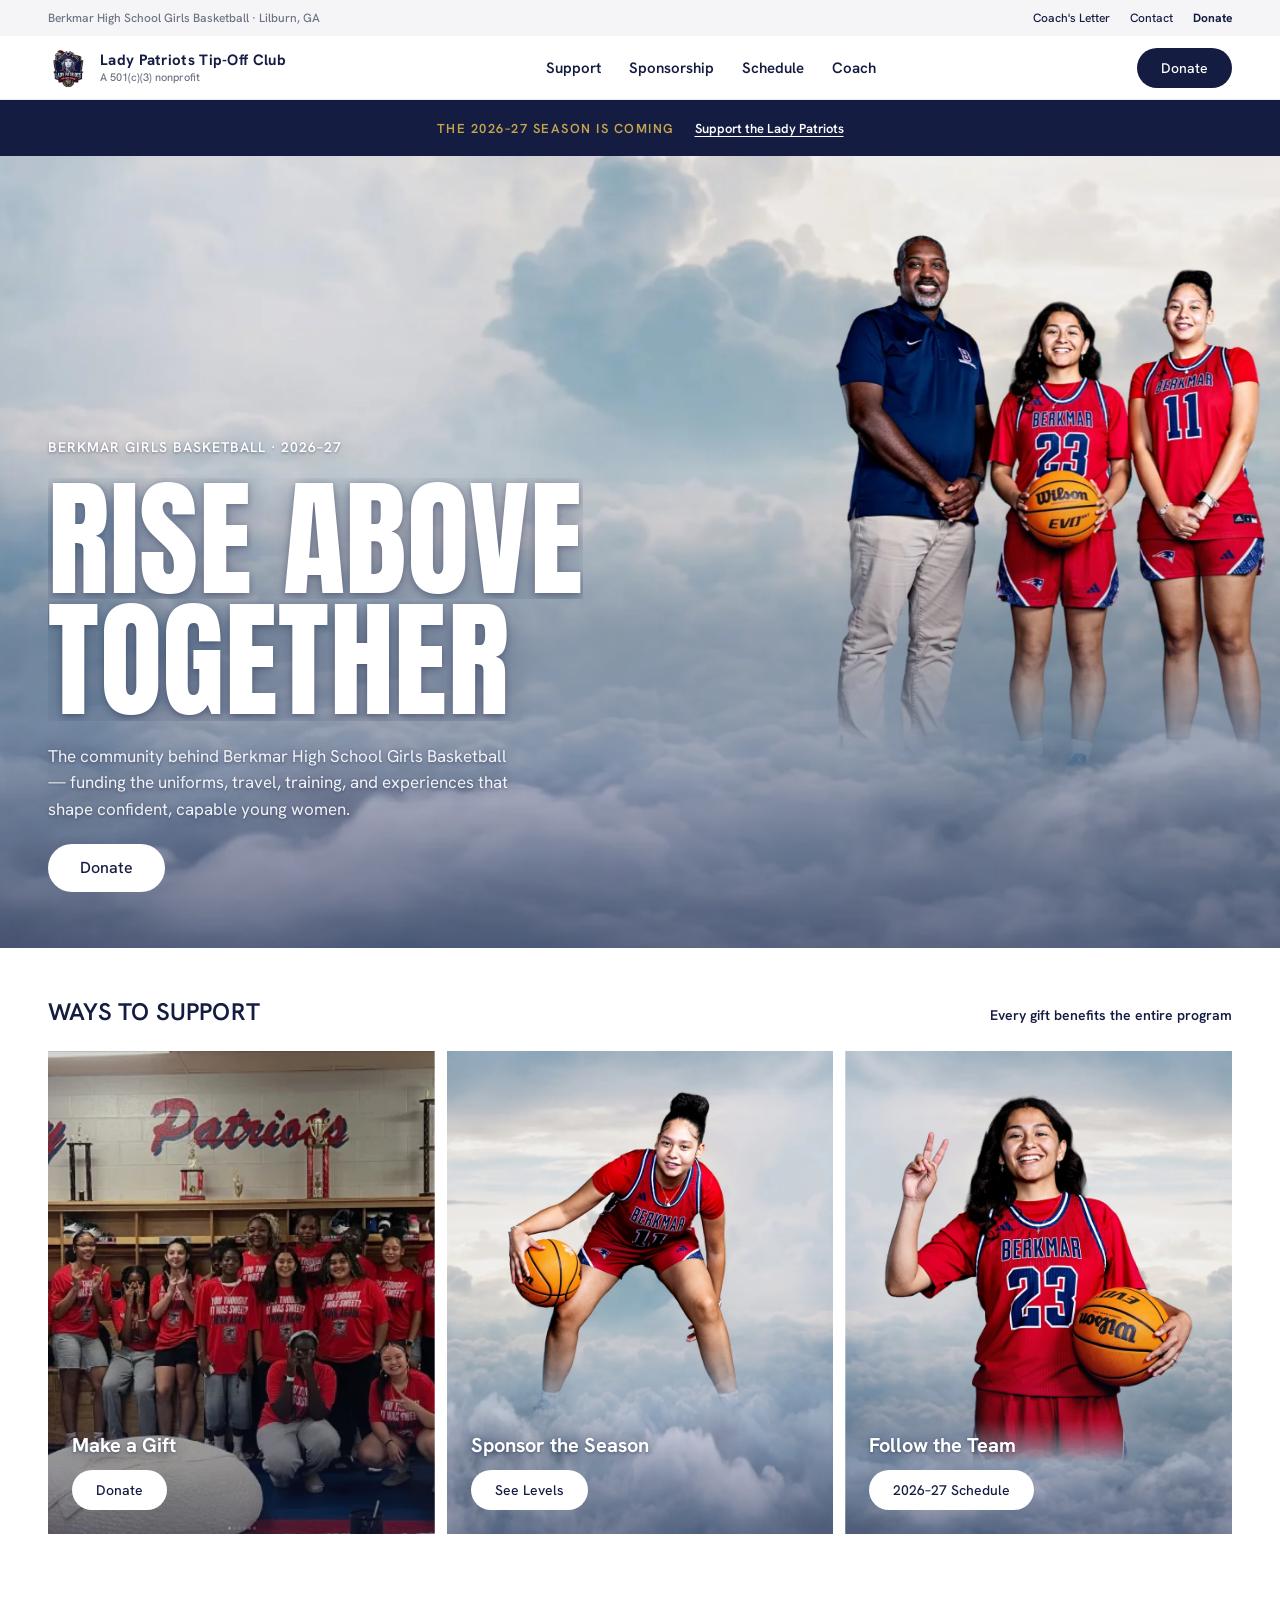
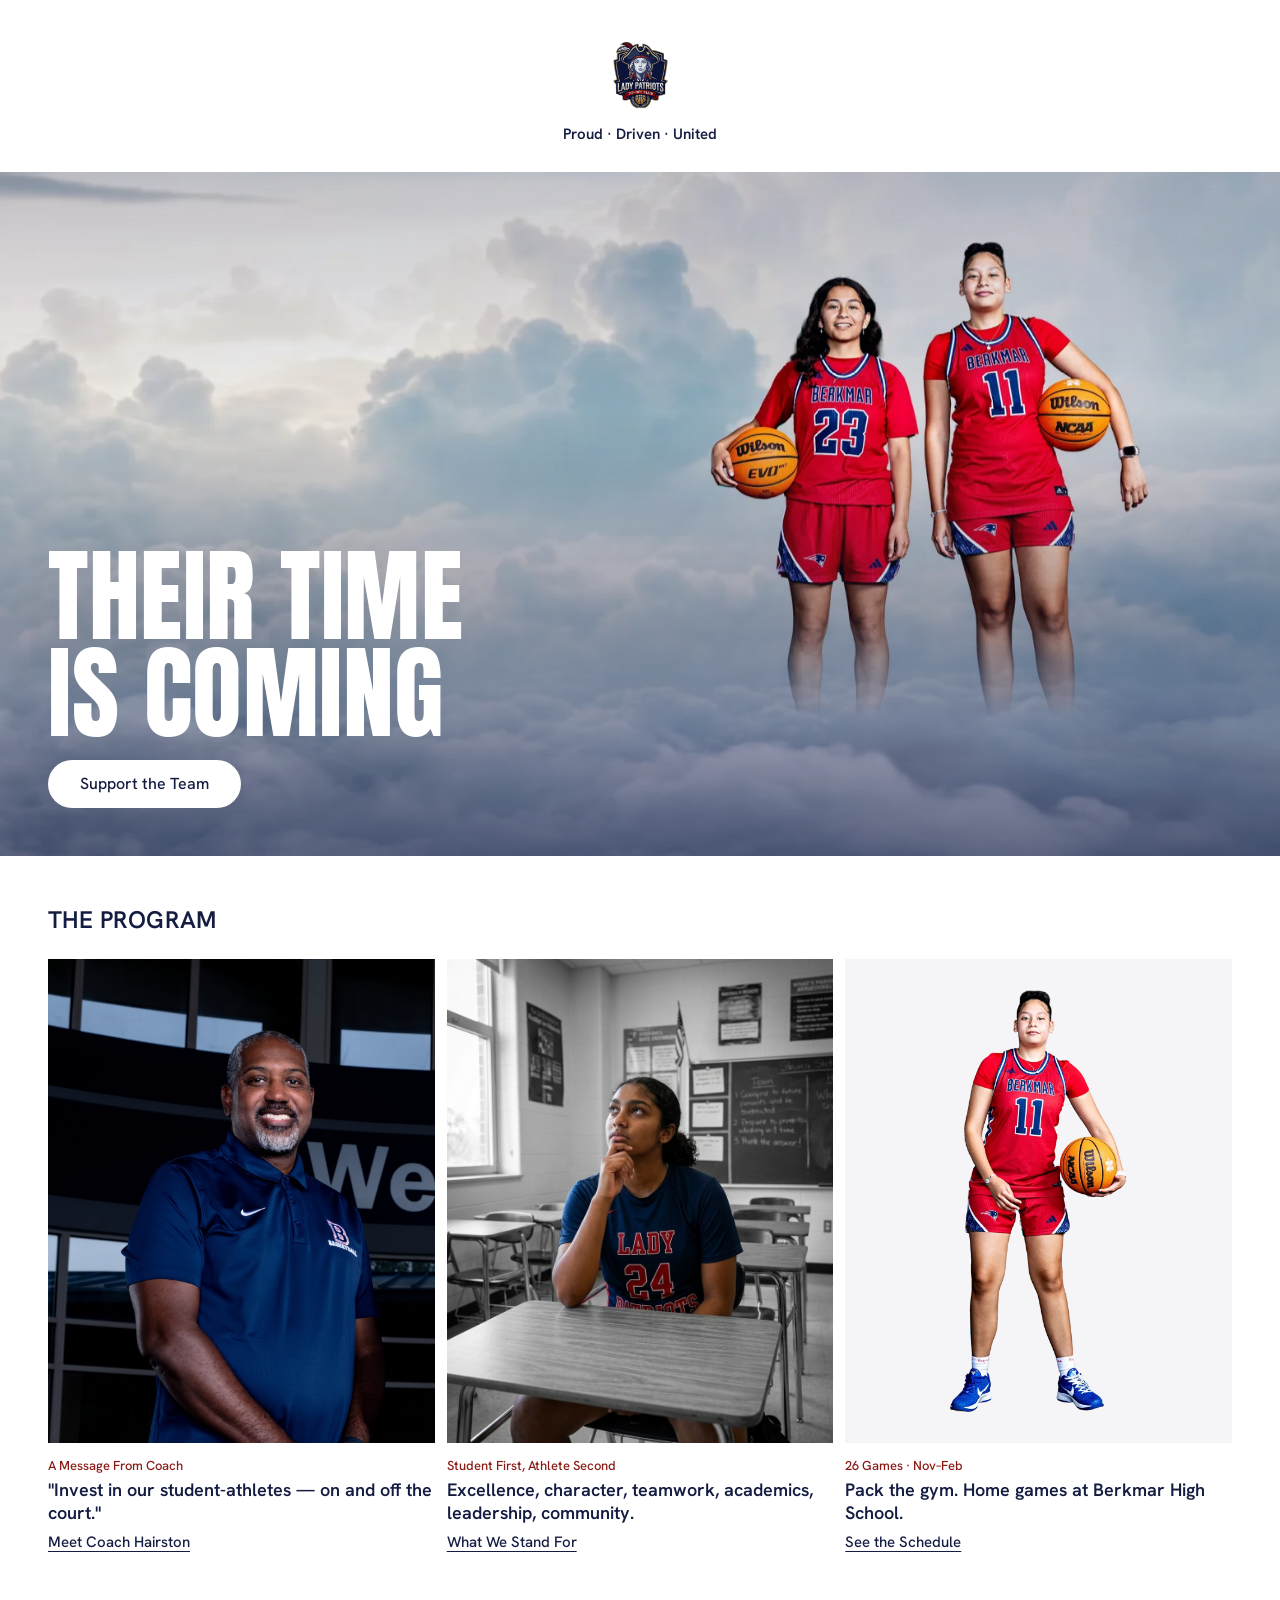
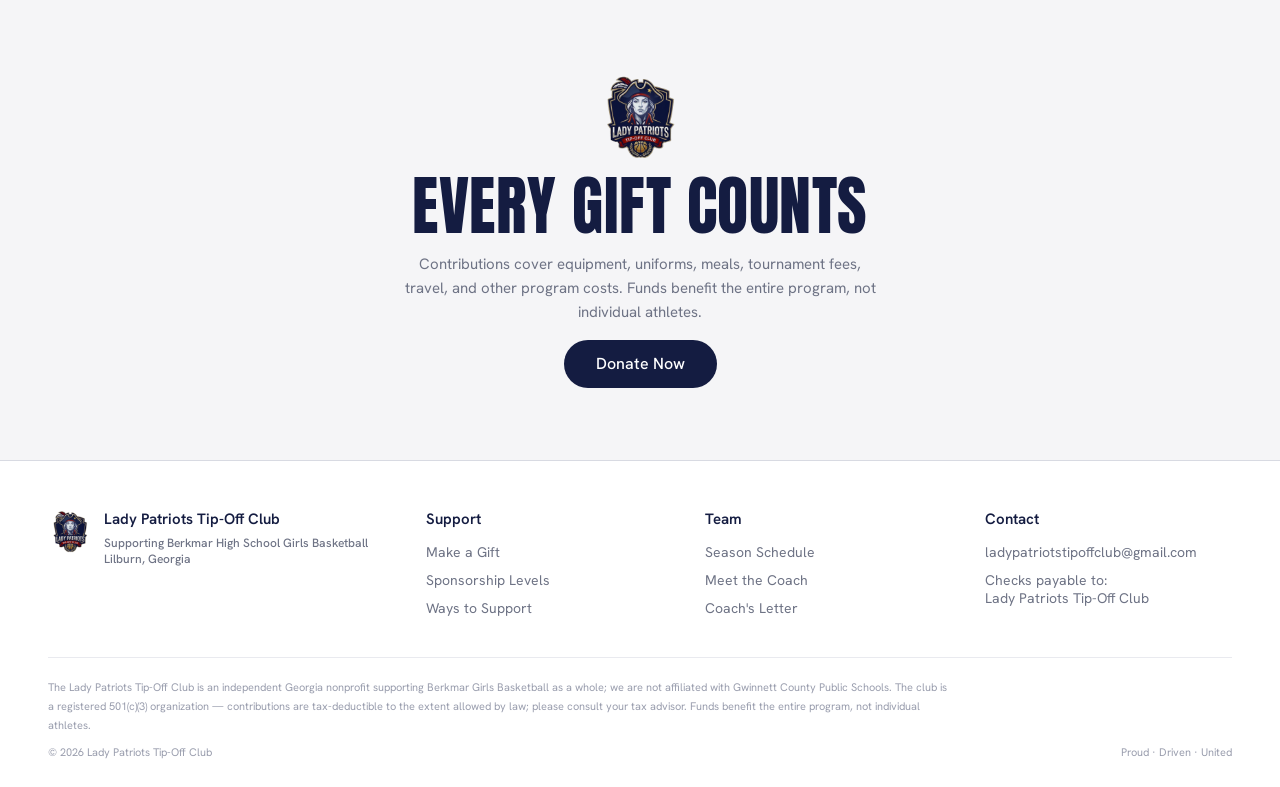
<file: index.html>
﻿<!DOCTYPE html>
<html lang="en">
<head>
<meta charset="UTF-8"/>
<meta name="viewport" content="width=device-width, initial-scale=1.0"/>
<title>Lady Patriots Tip-Off Club — Berkmar Girls Basketball | Lilburn, GA</title>
<meta name="description" content="The Lady Patriots Tip-Off Club is a registered 501(c)(3) nonprofit supporting Berkmar High School Girls Basketball in Lilburn, Georgia. Donate, sponsor, or give in-kind."/>
<link rel="canonical" href="https://ladypatriotstipoffclub.org/"/>
<meta property="og:type" content="website"/>
<meta property="og:site_name" content="Lady Patriots Tip-Off Club"/>
<meta property="og:title" content="Lady Patriots Tip-Off Club — Berkmar Girls Basketball | Lilburn, GA"/>
<meta property="og:description" content="The Lady Patriots Tip-Off Club is a registered 501(c)(3) nonprofit supporting Berkmar High School Girls Basketball in Lilburn, Georgia. Donate, sponsor, or give in-kind."/>
<meta property="og:url" content="https://ladypatriotstipoffclub.org/"/>
<meta property="og:image" content="https://ladypatriotstipoffclub.org/assets/share-card.jpg"/>
<meta property="og:image:width" content="1200"/>
<meta property="og:image:height" content="630"/>
<meta property="og:image:alt" content="Lady Patriots Tip-Off Club crest"/>
<meta name="twitter:card" content="summary_large_image"/>
<meta name="twitter:title" content="Lady Patriots Tip-Off Club — Berkmar Girls Basketball | Lilburn, GA"/>
<meta name="twitter:description" content="The Lady Patriots Tip-Off Club is a registered 501(c)(3) nonprofit supporting Berkmar High School Girls Basketball in Lilburn, Georgia. Donate, sponsor, or give in-kind."/>
<meta name="twitter:image" content="https://ladypatriotstipoffclub.org/assets/share-card.jpg"/>
<script type="application/ld+json">
{
  "@context": "https://schema.org",
  "@type": "NGO",
  "@id": "https://ladypatriotstipoffclub.org/#org",
  "name": "Lady Patriots Tip-Off Club",
  "url": "https://ladypatriotstipoffclub.org/",
  "logo": "https://ladypatriotstipoffclub.org/assets/logo-lady-patriots.png",
  "image": "https://ladypatriotstipoffclub.org/assets/share-card.jpg",
  "email": "ladypatriotstipoffclub@gmail.com",
  "slogan": "Proud. Driven. United.",
  "nonprofitStatus": "Nonprofit501c3",
  "description": "Independent, community- and parent-led 501(c)(3) nonprofit supporting the Berkmar High School Girls Basketball program (varsity and JV) in Lilburn, Georgia. Funds uniforms, equipment, travel, tournament fees, training, team meals, and end-of-season recognition. Not affiliated with Gwinnett County Public Schools.",
  "address": { "@type": "PostalAddress", "addressLocality": "Lilburn", "addressRegion": "GA", "addressCountry": "US" },
  "areaServed": "Lilburn, Georgia",
  "potentialAction": { "@type": "DonateAction", "target": "https://ladypatriotstipoffclub.org/donate", "recipient": { "@id": "https://ladypatriotstipoffclub.org/#org" } }
}
</script>
<link rel="icon" type="image/png" href="assets/logo-lady-patriots.png"/>
<link rel="preconnect" href="https://fonts.googleapis.com"/>
<link rel="preconnect" href="https://fonts.gstatic.com" crossorigin/>
<link href="https://fonts.googleapis.com/css2?family=Anton&family=Hanken+Grotesk:wght@400;500;600;700&display=swap" rel="stylesheet"/>
<link rel="stylesheet" href="site.css?v=9"/>
</head>
<body>

<div class="utility">
  <div class="wrap">
    <span class="u-left">Berkmar High School Girls Basketball · Lilburn, GA</span>
    <div class="u-right">
      <a href="letter">Coach's Letter</a>
      <a href="mailto:ladypatriotstipoffclub@gmail.com">Contact</a>
      <a href="donate"><strong>Donate</strong></a>
    </div>
  </div>
</div>

<nav class="nav" aria-label="Main">
  <div class="wrap">
    <button class="nav-burger" id="burger" aria-expanded="false" aria-controls="drawer" aria-label="Open menu">
      <span></span><span></span><span></span>
    </button>
    <a class="nav-logo" href="./">
      <img src="assets/logo-lady-patriots.png" alt="Lady Patriots Tip-Off Club"/>
      <div>
        <div class="nl-name">Lady Patriots Tip-Off Club</div>
        <div class="nl-sub">A 501(c)(3) nonprofit</div>
      </div>
    </a>
    <div class="nav-links">
      <a href="support">Support</a>
      <a href="sponsorship">Sponsorship</a>
      <a href="schedule">Schedule</a>
      <a href="coach">Coach</a>
    </div>
    <div class="nav-cta">
      <a class="pill pill-ink pill-sm" href="donate">Donate</a>
    </div>
  </div>
</nav>

<div class="scrim" id="scrim"></div>
<div class="drawer" id="drawer" aria-label="Menu">
  <button class="drawer-close" id="drawerClose" aria-label="Close menu">✕</button>
  <a href="support">Support</a>
  <a href="sponsorship">Sponsorship</a>
  <a href="schedule">Schedule</a>
  <a href="coach">Coach</a>
  <a href="letter">Coach's Letter</a>
  <a class="pill pill-ink" href="donate">Donate</a>
</div>

<!-- promo band -->
<div class="promo">
  <div class="wrap">
    <span class="p-msg">The 2026–27 season is coming</span>
    <a href="donate">Support the Lady Patriots</a>
  </div>
</div>

<!-- campaign hero -->
<header class="hero">
  <div class="hero-media">
    <img class="hero-photo" data-parallax="0.10" src="assets/hero-team.webp" alt="Coach Reggie Hairston with Lady Patriots players #23 and #11"/>
  </div>
  <div class="hero-copy">
    <div class="wrap">
      <div class="hero-kicker fx">Berkmar Girls Basketball · 2026–27</div>
      <h1 class="h-campaign hero-title">
        <span class="fx-mask"><span>Rise Above</span></span>
        <span class="fx-mask fx-d1"><span>Together</span></span>
      </h1>
      <p class="hero-sub fx fx-d2">The community behind Berkmar High School Girls Basketball — funding the uniforms, travel, training, and experiences that shape confident, capable young women.</p>
      <div class="hero-ctas fx fx-d3">
        <a class="pill pill-on-image" href="donate">Donate</a>
      </div>
    </div>
  </div>
</header>

<!-- ways to support tiles -->
<section class="block">
  <div class="wrap">
    <div class="sec-head fx">
      <h2 class="h-section">Ways to Support</h2>
      <span class="caption">Every gift benefits the entire program</span>
    </div>
    <div class="tiles">
      <a class="tile fx-img" href="donate">
        <div class="t-media"><img src="assets/team-photo.webp" alt="The Lady Patriots team together in the locker room"/></div>
        <div class="t-copy">
          <span class="t-label">Make a Gift</span>
          <span class="pill pill-on-image pill-sm">Donate</span>
        </div>
      </a>
      <a class="tile fx-img fx-d1" href="sponsorship">
        <div class="t-media"><img src="assets/tile-dribble.webp" alt="Lady Patriots #11 dribbling low" style="object-position: center 8%;"/></div>
        <div class="t-copy">
          <span class="t-label">Sponsor the Season</span>
          <span class="pill pill-on-image pill-sm">See Levels</span>
        </div>
      </a>
      <a class="tile fx-img fx-d2" href="schedule">
        <div class="t-media"><img src="assets/tile-23.webp" alt="Lady Patriots #23 holding a basketball and flashing a peace sign" style="object-position: center 8%;"/></div>
        <div class="t-copy">
          <span class="t-label">Follow the Team</span>
          <span class="pill pill-on-image pill-sm">2026–27 Schedule</span>
        </div>
      </a>
    </div>
  </div>
</section>

<!-- brand mark moment + campaign -->
<div class="mark-moment fx">
  <img src="assets/logo-lady-patriots.png" alt="Lady Patriots crest"/>
  <div class="m-t">Proud · Driven · United</div>
</div>
<section class="campaign" aria-label="Their time is coming">
  <img data-parallax="0.08" src="assets/campaign-duo.webp" alt="Lady Patriots #23 and #11, each with a basketball" style="--pos-m: 88% center;"/>
  <div class="c-copy">
    <div class="wrap">
      <h2 class="h-campaign c-title">
        <span class="fx-mask"><span>Their Time</span></span>
        <span class="fx-mask fx-d1"><span>Is Coming</span></span>
      </h2>
      <a class="pill pill-on-image fx fx-d2" href="support">Support the Team</a>
    </div>
  </div>
</section>

<!-- stories: caption below photo -->
<section class="block">
  <div class="wrap">
    <div class="sec-head fx">
      <h2 class="h-section">The Program</h2>
    </div>
    <div class="stories">
      <a class="story fx" href="coach">
        <div class="s-media"><img src="assets/coach-hairston-portrait.jpg" alt="Head Coach Reggie Hairston"/></div>
        <div class="s-kicker">A Message From Coach</div>
        <div class="s-title">"Invest in our student-athletes — on and off the court."</div>
        <span class="s-link">Meet Coach Hairston</span>
      </a>
      <a class="story fx fx-d1" href="support">
        <div class="s-media"><img src="assets/student-first.png" alt="A Lady Patriots player in class, deep in thought at her desk"/></div>
        <div class="s-kicker">Student First, Athlete Second</div>
        <div class="s-title">Excellence, character, teamwork, academics, leadership, community.</div>
        <span class="s-link">What We Stand For</span>
      </a>
      <a class="story fx fx-d2" href="schedule">
        <div class="s-media"><img src="assets/story-11.webp" alt="Lady Patriots #11 holding a basketball" style="object-fit: contain; padding: 8%; background: var(--cloud);"/></div>
        <div class="s-kicker">26 Games · Nov–Feb</div>
        <div class="s-title">Pack the gym. Home games at Berkmar High School.</div>
        <span class="s-link">See the Schedule</span>
      </a>
    </div>
  </div>
</section>

<!-- brand lockup band -->
<section class="lockup">
  <div class="wrap">
    <img class="fx" src="assets/logo-lady-patriots.png" alt="Lady Patriots crest"/>
    <div class="l-title fx fx-d1">Every Gift Counts</div>
    <p class="l-sub fx fx-d2">Contributions cover equipment, uniforms, meals, tournament fees, travel, and other program costs. Funds benefit the entire program, not individual athletes.</p>
    <a class="pill pill-ink fx fx-d3" href="donate">Donate Now</a>
  </div>
</section>

<!-- footer -->
<footer>
  <div class="wrap">
    <div class="foot-cols">
      <div class="foot-brand">
        <img src="assets/logo-lady-patriots.png" alt="Lady Patriots Tip-Off Club"/>
        <div>
          <div class="foot-key" style="margin-bottom:6px;">Lady Patriots Tip-Off Club</div>
          <div class="caption-sm">Supporting Berkmar High School Girls Basketball<br/>Lilburn, Georgia</div>
        </div>
      </div>
      <div>
        <div class="foot-key">Support</div>
        <ul class="foot-list">
          <li><a href="donate">Make a Gift</a></li>
          <li><a href="sponsorship">Sponsorship Levels</a></li>
          <li><a href="support">Ways to Support</a></li>
        </ul>
      </div>
      <div>
        <div class="foot-key">Team</div>
        <ul class="foot-list">
          <li><a href="schedule">Season Schedule</a></li>
          <li><a href="coach">Meet the Coach</a></li>
          <li><a href="letter">Coach's Letter</a></li>
        </ul>
      </div>
      <div>
        <div class="foot-key">Contact</div>
        <ul class="foot-list">
          <li><a href="mailto:ladypatriotstipoffclub@gmail.com">ladypatriotstipoffclub@gmail.com</a></li>
          <li>Checks payable to:<br/>Lady Patriots Tip-Off Club</li>
        </ul>
      </div>
    </div>
    <div class="foot-fine">
      <p class="legal">The Lady Patriots Tip-Off Club is an independent Georgia nonprofit supporting Berkmar Girls Basketball as a whole; we are not affiliated with Gwinnett County Public Schools. The club is a registered 501(c)(3) organization — contributions are tax-deductible to the extent allowed by law; please consult your tax advisor. Funds benefit the entire program, not individual athletes.</p>
      <div class="row">
        <span>© 2026 Lady Patriots Tip-Off Club</span>
        <span>Proud · Driven · United</span>
      </div>
    </div>
  </div>
</footer>

<div class="donate-bar">
  <a class="pill pill-ink" href="donate">Donate to the Lady Patriots</a>
</div>

<script src="site.js?v=3"></script>
</body>
</html>
</file>
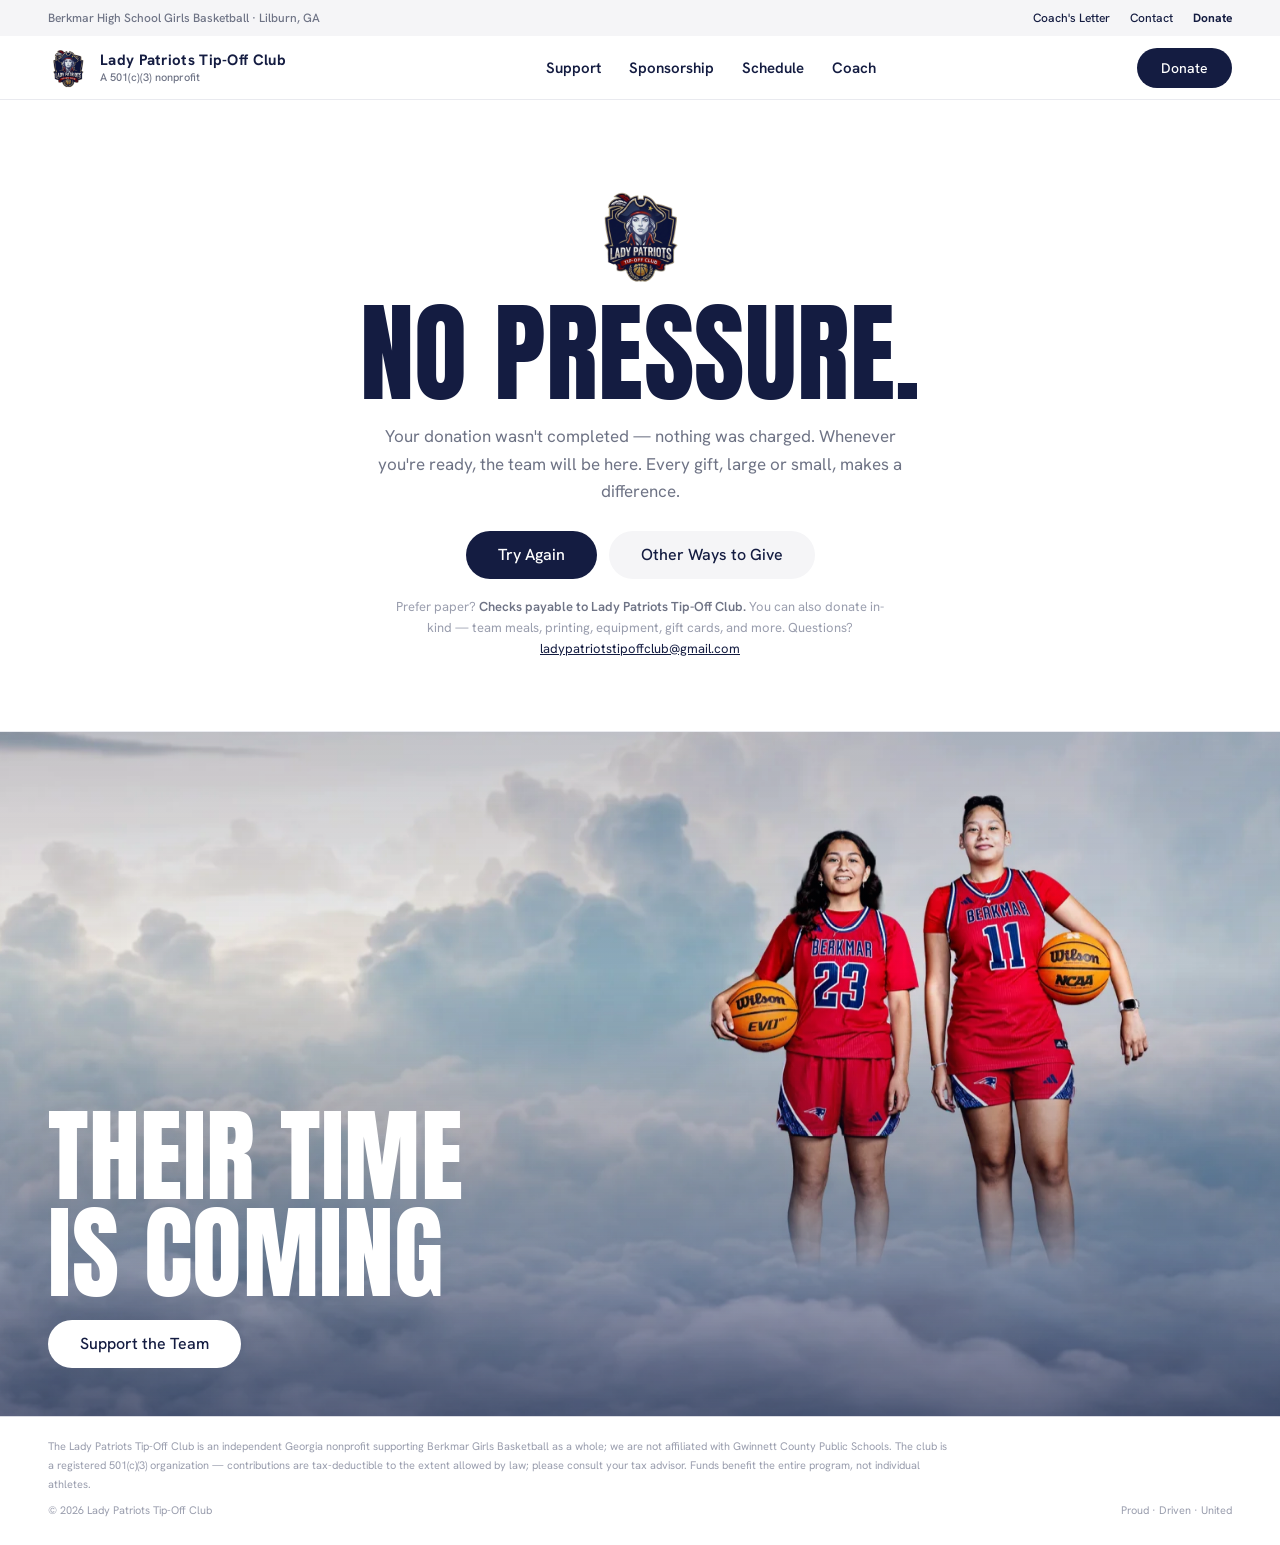
<file: cancelled.html>
﻿<!DOCTYPE html>
<html lang="en">
<head>
<meta charset="UTF-8"/>
<meta name="viewport" content="width=device-width, initial-scale=1.0"/>
<title>Gift Not Completed — Lady Patriots Tip-Off Club</title>
<meta name="description" content="Your donation wasn't completed. You can try again anytime, or give by check or in-kind."/>
<link rel="canonical" href="https://ladypatriotstipoffclub.org/cancelled"/>
<meta property="og:type" content="website"/>
<meta property="og:site_name" content="Lady Patriots Tip-Off Club"/>
<meta property="og:title" content="Gift Not Completed — Lady Patriots Tip-Off Club"/>
<meta property="og:description" content="Your donation wasn't completed. You can try again anytime, or give by check or in-kind."/>
<meta property="og:url" content="https://ladypatriotstipoffclub.org/cancelled"/>
<meta property="og:image" content="https://ladypatriotstipoffclub.org/assets/share-card.jpg"/>
<meta property="og:image:width" content="1200"/>
<meta property="og:image:height" content="630"/>
<meta property="og:image:alt" content="Lady Patriots Tip-Off Club crest"/>
<meta name="twitter:card" content="summary_large_image"/>
<meta name="twitter:title" content="Gift Not Completed — Lady Patriots Tip-Off Club"/>
<meta name="twitter:description" content="Your donation wasn't completed. You can try again anytime, or give by check or in-kind."/>
<meta name="twitter:image" content="https://ladypatriotstipoffclub.org/assets/share-card.jpg"/>
<meta name="robots" content="noindex"/>
<link rel="icon" type="image/png" href="assets/logo-lady-patriots.png"/>
<link rel="preconnect" href="https://fonts.googleapis.com"/>
<link rel="preconnect" href="https://fonts.gstatic.com" crossorigin/>
<link href="https://fonts.googleapis.com/css2?family=Anton&family=Hanken+Grotesk:wght@400;500;600;700&display=swap" rel="stylesheet"/>
<link rel="stylesheet" href="site.css?v=9"/>
<style>
  .status-hero { border-bottom: 1px solid var(--hairline-soft); }
  .status-hero .wrap { padding: 88px 48px 72px; display: flex; flex-direction: column; align-items: center; text-align: center; gap: 18px; }
  .status-hero img.crest { height: 96px; }
  .status-hero h1 {
    font-family: var(--font-campaign); font-weight: 400; text-transform: uppercase;
    font-size: clamp(56px, 8.5vw, 120px); line-height: 0.95; letter-spacing: 0.5px; color: var(--ink);
  }
  .status-hero .lede { font-size: 17px; color: var(--mute); line-height: 1.6; max-width: 540px; }
  .status-hero .ctas { display: flex; gap: 12px; flex-wrap: wrap; justify-content: center; margin-top: 8px; }
  .alt-note { font-size: 13px; color: var(--stone); max-width: 500px; line-height: 1.6; }
  .alt-note strong { color: var(--mute); font-weight: 600; }
  @media (max-width: 760px) {
    .status-hero .wrap { padding: 56px 24px 48px; }
    .status-hero .ctas .pill { flex: 1 1 auto; }
  }
</style>
</head>
<body>

<div class="utility">
  <div class="wrap">
    <span class="u-left">Berkmar High School Girls Basketball · Lilburn, GA</span>
    <div class="u-right">
      <a href="letter">Coach's Letter</a>
      <a href="mailto:ladypatriotstipoffclub@gmail.com">Contact</a>
      <a href="donate"><strong>Donate</strong></a>
    </div>
  </div>
</div>

<nav class="nav" aria-label="Main">
  <div class="wrap">
    <button class="nav-burger" id="burger" aria-expanded="false" aria-controls="drawer" aria-label="Open menu">
      <span></span><span></span><span></span>
    </button>
    <a class="nav-logo" href="./">
      <img src="assets/logo-lady-patriots.png" alt="Lady Patriots Tip-Off Club"/>
      <div>
        <div class="nl-name">Lady Patriots Tip-Off Club</div>
        <div class="nl-sub">A 501(c)(3) nonprofit</div>
      </div>
    </a>
    <div class="nav-links">
      <a href="support">Support</a>
      <a href="sponsorship">Sponsorship</a>
      <a href="schedule">Schedule</a>
      <a href="coach">Coach</a>
    </div>
    <div class="nav-cta">
      <a class="pill pill-ink pill-sm" href="donate">Donate</a>
    </div>
  </div>
</nav>

<div class="scrim" id="scrim"></div>
<div class="drawer" id="drawer" aria-label="Menu">
  <button class="drawer-close" id="drawerClose" aria-label="Close menu">✕</button>
  <a href="support">Support</a>
  <a href="sponsorship">Sponsorship</a>
  <a href="schedule">Schedule</a>
  <a href="coach">Coach</a>
  <a href="letter">Coach's Letter</a>
  <a class="pill pill-ink" href="donate">Donate</a>
</div>

<header class="status-hero">
  <div class="wrap">
    <img class="crest fx" src="assets/logo-lady-patriots.png" alt="Lady Patriots crest"/>
    <h1>
      <span class="fx-mask"><span>No Pressure.</span></span>
    </h1>
    <p class="lede fx fx-d1">Your donation wasn't completed — nothing was charged. Whenever you're ready, the team will be here. Every gift, large or small, makes a difference.</p>
    <div class="ctas fx fx-d2">
      <a class="pill pill-ink" href="donate">Try Again</a>
      <a class="pill pill-cloud" href="support">Other Ways to Give</a>
    </div>
    <p class="alt-note fx fx-d3">Prefer paper? <strong>Checks payable to Lady Patriots Tip-Off Club.</strong> You can also donate in-kind — team meals, printing, equipment, gift cards, and more. Questions? <a href="mailto:ladypatriotstipoffclub@gmail.com" style="text-decoration: underline;">ladypatriotstipoffclub@gmail.com</a></p>
  </div>
</header>

<section class="campaign" aria-label="Their time is coming">
  <img data-parallax="0.08" src="assets/campaign-duo.webp" alt="Lady Patriots #23 and #11, each with a basketball" style="--pos-m: 88% center;"/>
  <div class="c-copy">
    <div class="wrap">
      <h2 class="h-campaign c-title">
        <span class="fx-mask"><span>Their Time</span></span>
        <span class="fx-mask fx-d1"><span>Is Coming</span></span>
      </h2>
      <a class="pill pill-on-image fx fx-d2" href="donate">Support the Team</a>
    </div>
  </div>
</section>

<footer>
  <div class="wrap">
    <div class="foot-fine" style="border-top: none;">
      <p class="legal">The Lady Patriots Tip-Off Club is an independent Georgia nonprofit supporting Berkmar Girls Basketball as a whole; we are not affiliated with Gwinnett County Public Schools. The club is a registered 501(c)(3) organization — contributions are tax-deductible to the extent allowed by law; please consult your tax advisor. Funds benefit the entire program, not individual athletes.</p>
      <div class="row">
        <span>© 2026 Lady Patriots Tip-Off Club</span>
        <span>Proud · Driven · United</span>
      </div>
    </div>
  </div>
</footer>

<script src="site.js?v=3"></script>
</body>
</html>
</file>
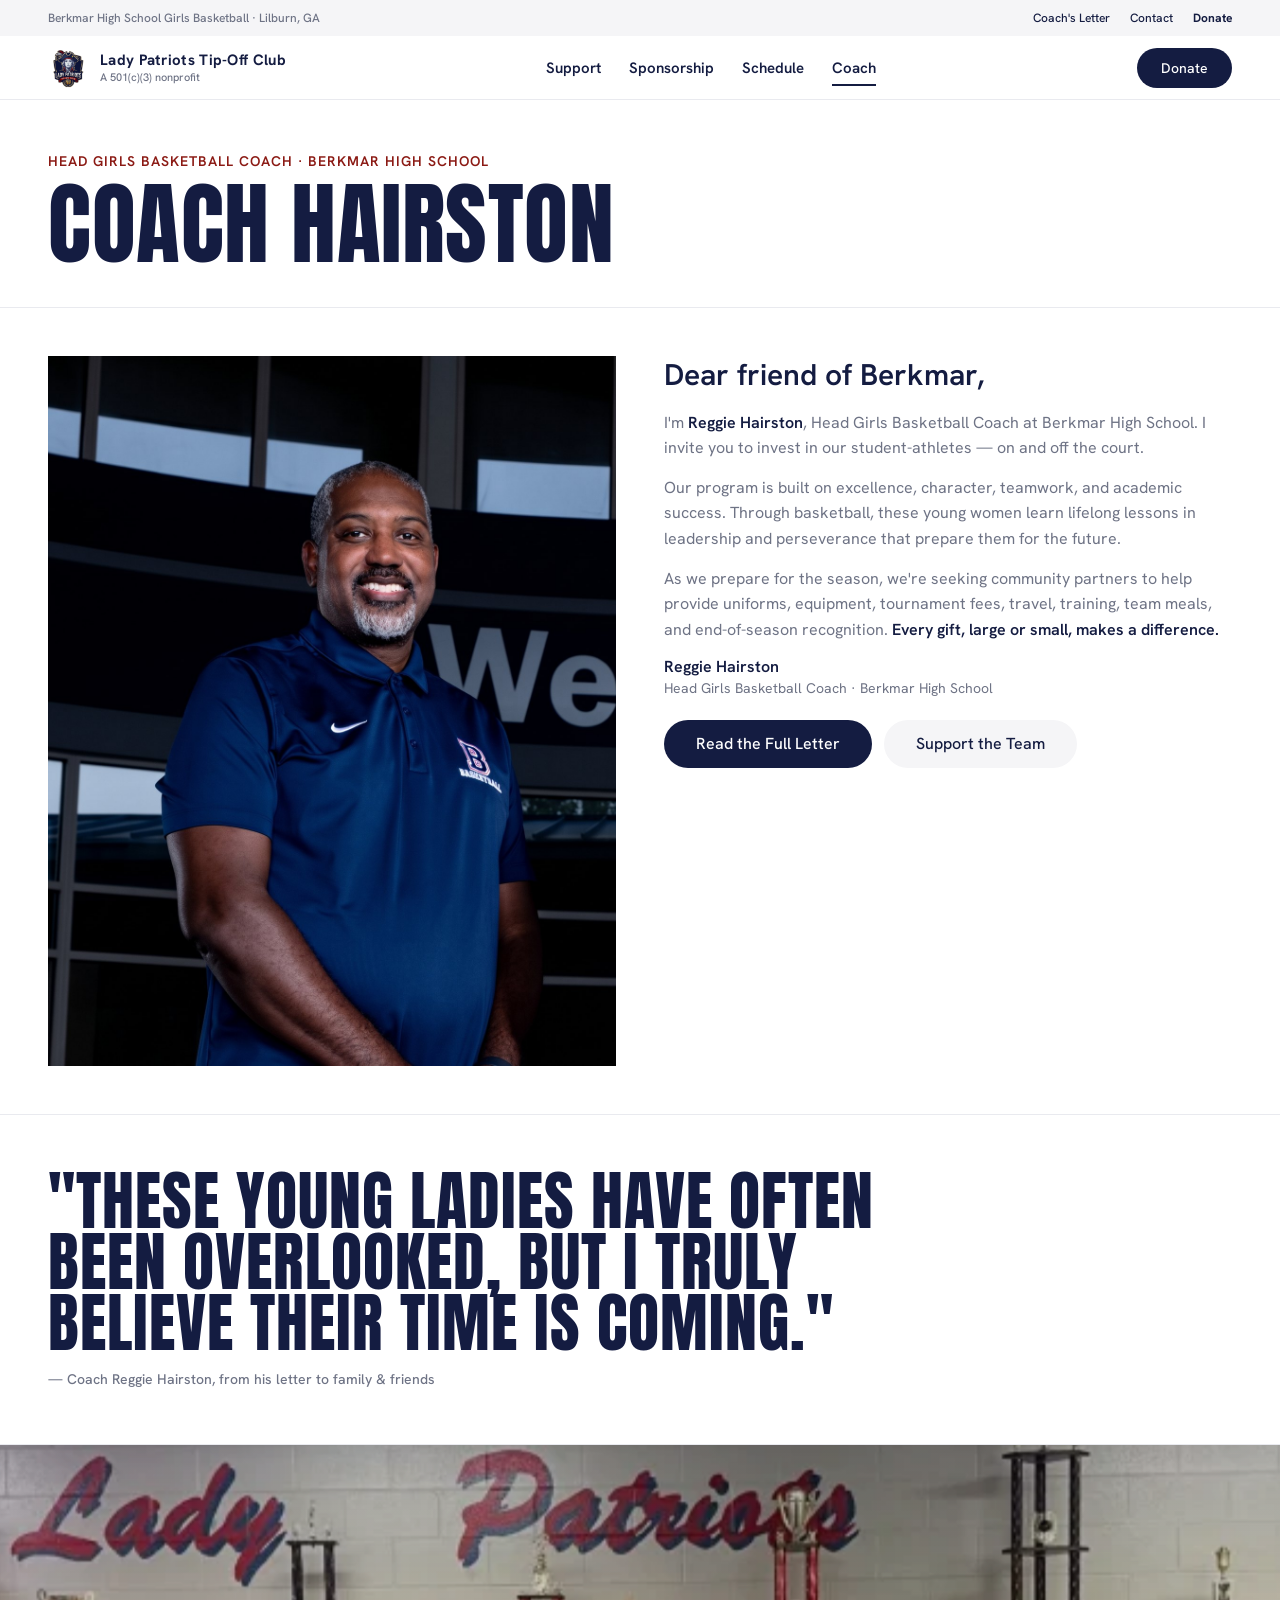
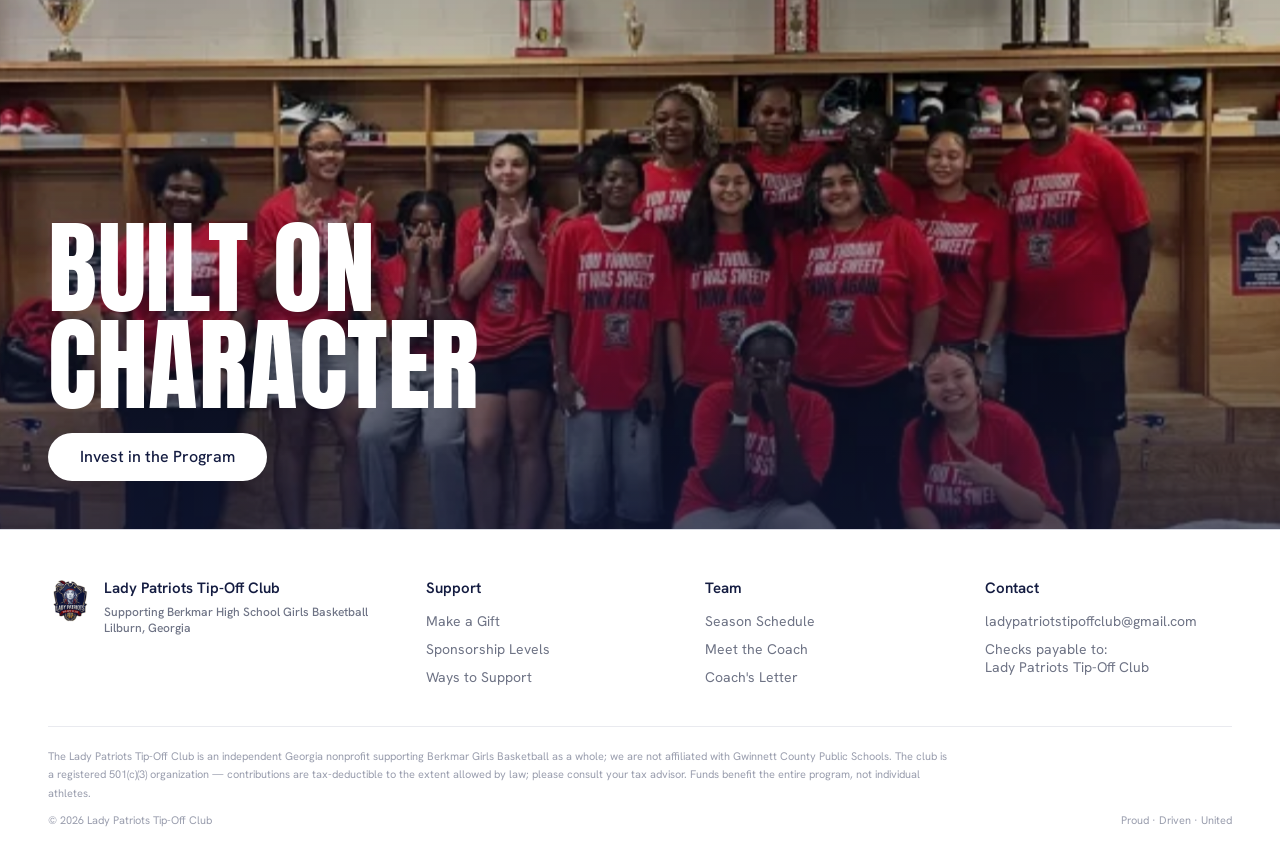
<file: coach.html>
﻿<!DOCTYPE html>
<html lang="en">
<head>
<meta charset="UTF-8"/>
<meta name="viewport" content="width=device-width, initial-scale=1.0"/>
<title>Coach Reggie Hairston — Lady Patriots Tip-Off Club</title>
<meta name="description" content="Meet Reggie Hairston, Head Girls Basketball Coach at Berkmar High School, and read his message to the community."/>
<link rel="canonical" href="https://ladypatriotstipoffclub.org/coach"/>
<meta property="og:type" content="website"/>
<meta property="og:site_name" content="Lady Patriots Tip-Off Club"/>
<meta property="og:title" content="Coach Reggie Hairston — Lady Patriots Tip-Off Club"/>
<meta property="og:description" content="Meet Reggie Hairston, Head Girls Basketball Coach at Berkmar High School, and read his message to the community."/>
<meta property="og:url" content="https://ladypatriotstipoffclub.org/coach"/>
<meta property="og:image" content="https://ladypatriotstipoffclub.org/assets/share-card.jpg"/>
<meta property="og:image:width" content="1200"/>
<meta property="og:image:height" content="630"/>
<meta property="og:image:alt" content="Lady Patriots Tip-Off Club crest"/>
<meta name="twitter:card" content="summary_large_image"/>
<meta name="twitter:title" content="Coach Reggie Hairston — Lady Patriots Tip-Off Club"/>
<meta name="twitter:description" content="Meet Reggie Hairston, Head Girls Basketball Coach at Berkmar High School, and read his message to the community."/>
<meta name="twitter:image" content="https://ladypatriotstipoffclub.org/assets/share-card.jpg"/>
<script type="application/ld+json">
{
  "@context": "https://schema.org",
  "@type": "Person",
  "name": "Reggie Hairston",
  "jobTitle": "Head Girls Basketball Coach",
  "worksFor": { "@type": "HighSchool", "name": "Berkmar High School", "address": { "@type": "PostalAddress", "addressLocality": "Lilburn", "addressRegion": "GA", "addressCountry": "US" } },
  "image": "https://ladypatriotstipoffclub.org/assets/coach-hairston-portrait.jpg",
  "url": "https://ladypatriotstipoffclub.org/coach"
}
</script>
<link rel="icon" type="image/png" href="assets/logo-lady-patriots.png"/>
<link rel="preconnect" href="https://fonts.googleapis.com"/>
<link rel="preconnect" href="https://fonts.gstatic.com" crossorigin/>
<link href="https://fonts.googleapis.com/css2?family=Anton&family=Hanken+Grotesk:wght@400;500;600;700&display=swap" rel="stylesheet"/>
<link rel="stylesheet" href="site.css?v=9"/>
<style>
  .coach-grid { display: grid; grid-template-columns: 1fr 1fr; gap: 48px; align-items: start; }
  .coach-grid .c-media { background: var(--cloud); overflow: hidden; }
  .coach-grid .c-media img { width: 100%; aspect-ratio: 4 / 5; object-fit: cover; object-position: 50% 12%; }
  .coach-grid h2 { font-size: 30px; font-weight: 600; line-height: 1.25; margin-bottom: 16px; color: var(--ink); }
  .coach-grid .body-md { margin-bottom: 14px; }
  .quote-band { border-top: 1px solid var(--hairline-soft); border-bottom: 1px solid var(--hairline-soft); }
  .quote-band .wrap { padding: 56px 48px; }
  .quote-band blockquote { font-family: var(--font-campaign); font-weight: 400; text-transform: uppercase; font-size: clamp(36px, 5vw, 64px); line-height: 0.95; letter-spacing: 1px; color: var(--ink); max-width: 900px; }
  .quote-band cite { display: block; margin-top: 16px; font-family: var(--font-ui); font-size: 14px; font-weight: 500; font-style: normal; color: var(--mute); }
  @media (max-width: 1023px) {
    .coach-grid { grid-template-columns: 1fr; gap: 28px; }
    .quote-band .wrap { padding: 40px 24px; }
  }
</style>
</head>
<body>

<div class="utility">
  <div class="wrap">
    <span class="u-left">Berkmar High School Girls Basketball · Lilburn, GA</span>
    <div class="u-right">
      <a href="letter">Coach's Letter</a>
      <a href="mailto:ladypatriotstipoffclub@gmail.com">Contact</a>
      <a href="donate"><strong>Donate</strong></a>
    </div>
  </div>
</div>

<nav class="nav" aria-label="Main">
  <div class="wrap">
    <button class="nav-burger" id="burger" aria-expanded="false" aria-controls="drawer" aria-label="Open menu">
      <span></span><span></span><span></span>
    </button>
    <a class="nav-logo" href="./">
      <img src="assets/logo-lady-patriots.png" alt="Lady Patriots Tip-Off Club"/>
      <div>
        <div class="nl-name">Lady Patriots Tip-Off Club</div>
        <div class="nl-sub">A 501(c)(3) nonprofit</div>
      </div>
    </a>
    <div class="nav-links">
      <a href="support">Support</a>
      <a href="sponsorship">Sponsorship</a>
      <a href="schedule">Schedule</a>
      <a class="active" href="coach">Coach</a>
    </div>
    <div class="nav-cta">
      <a class="pill pill-ink pill-sm" href="donate">Donate</a>
    </div>
  </div>
</nav>

<div class="scrim" id="scrim"></div>
<div class="drawer" id="drawer" aria-label="Menu">
  <button class="drawer-close" id="drawerClose" aria-label="Close menu">✕</button>
  <a href="support">Support</a>
  <a href="sponsorship">Sponsorship</a>
  <a href="schedule">Schedule</a>
  <a href="coach">Coach</a>
  <a href="letter">Coach's Letter</a>
  <a class="pill pill-ink" href="donate">Donate</a>
</div>

<header class="page-head">
  <div class="wrap">
    <div class="kicker fx">Head Girls Basketball Coach · Berkmar High School</div>
    <h1 class="fx fx-d1">Coach Hairston</h1>
  </div>
</header>

<section class="block">
  <div class="wrap">
    <div class="coach-grid">
      <div class="c-media fx-img">
        <img src="assets/coach-hairston-portrait.jpg" alt="Head Coach Reggie Hairston"/>
      </div>
      <div>
        <h2 class="fx">Dear friend of Berkmar,</h2>
        <p class="body-md fx">I'm <strong>Reggie Hairston</strong>, Head Girls Basketball Coach at Berkmar High School. I invite you to invest in our student-athletes — on and off the court.</p>
        <p class="body-md fx fx-d1">Our program is built on excellence, character, teamwork, and academic success. Through basketball, these young women learn lifelong lessons in leadership and perseverance that prepare them for the future.</p>
        <p class="body-md fx fx-d1">As we prepare for the season, we're seeking community partners to help provide uniforms, equipment, tournament fees, travel, training, team meals, and end-of-season recognition. <strong>Every gift, large or small, makes a difference.</strong></p>
        <p class="body-strong fx fx-d2" style="margin-top:6px;">Reggie Hairston<br/><span class="caption" style="font-weight:400;">Head Girls Basketball Coach · Berkmar High School</span></p>
        <div class="fx fx-d3" style="margin-top:22px; display:flex; gap:12px; flex-wrap:wrap;">
          <a class="pill pill-ink" href="letter">Read the Full Letter</a>
          <a class="pill pill-cloud" href="donate">Support the Team</a>
        </div>
      </div>
    </div>
  </div>
</section>

<div class="quote-band">
  <div class="wrap">
    <blockquote class="fx">"These young ladies have often been overlooked, but I truly believe their time is coming."</blockquote>
    <cite class="fx fx-d1">— Coach Reggie Hairston, from his letter to family &amp; friends</cite>
  </div>
</div>

<section class="campaign" aria-label="Their time is coming">
  <img data-parallax="0.08" src="assets/team-photo.webp" alt="The Berkmar Lady Patriots team together"/>
  <div class="c-copy">
    <div class="wrap">
      <h2 class="h-campaign c-title">
        <span class="fx-mask"><span>Built On</span></span>
        <span class="fx-mask fx-d1"><span>Character</span></span>
      </h2>
      <a class="pill pill-on-image fx fx-d2" href="donate">Invest in the Program</a>
    </div>
  </div>
</section>

<footer>
  <div class="wrap">
    <div class="foot-cols">
      <div class="foot-brand">
        <img src="assets/logo-lady-patriots.png" alt="Lady Patriots Tip-Off Club"/>
        <div>
          <div class="foot-key" style="margin-bottom:6px;">Lady Patriots Tip-Off Club</div>
          <div class="caption-sm">Supporting Berkmar High School Girls Basketball<br/>Lilburn, Georgia</div>
        </div>
      </div>
      <div>
        <div class="foot-key">Support</div>
        <ul class="foot-list">
          <li><a href="donate">Make a Gift</a></li>
          <li><a href="sponsorship">Sponsorship Levels</a></li>
          <li><a href="support">Ways to Support</a></li>
        </ul>
      </div>
      <div>
        <div class="foot-key">Team</div>
        <ul class="foot-list">
          <li><a href="schedule">Season Schedule</a></li>
          <li><a href="coach">Meet the Coach</a></li>
          <li><a href="letter">Coach's Letter</a></li>
        </ul>
      </div>
      <div>
        <div class="foot-key">Contact</div>
        <ul class="foot-list">
          <li><a href="mailto:ladypatriotstipoffclub@gmail.com">ladypatriotstipoffclub@gmail.com</a></li>
          <li>Checks payable to:<br/>Lady Patriots Tip-Off Club</li>
        </ul>
      </div>
    </div>
    <div class="foot-fine">
      <p class="legal">The Lady Patriots Tip-Off Club is an independent Georgia nonprofit supporting Berkmar Girls Basketball as a whole; we are not affiliated with Gwinnett County Public Schools. The club is a registered 501(c)(3) organization — contributions are tax-deductible to the extent allowed by law; please consult your tax advisor. Funds benefit the entire program, not individual athletes.</p>
      <div class="row">
        <span>© 2026 Lady Patriots Tip-Off Club</span>
        <span>Proud · Driven · United</span>
      </div>
    </div>
  </div>
</footer>

<div class="donate-bar">
  <a class="pill pill-ink" href="donate">Donate to the Lady Patriots</a>
</div>

<script src="site.js?v=3"></script>
</body>
</html>
</file>
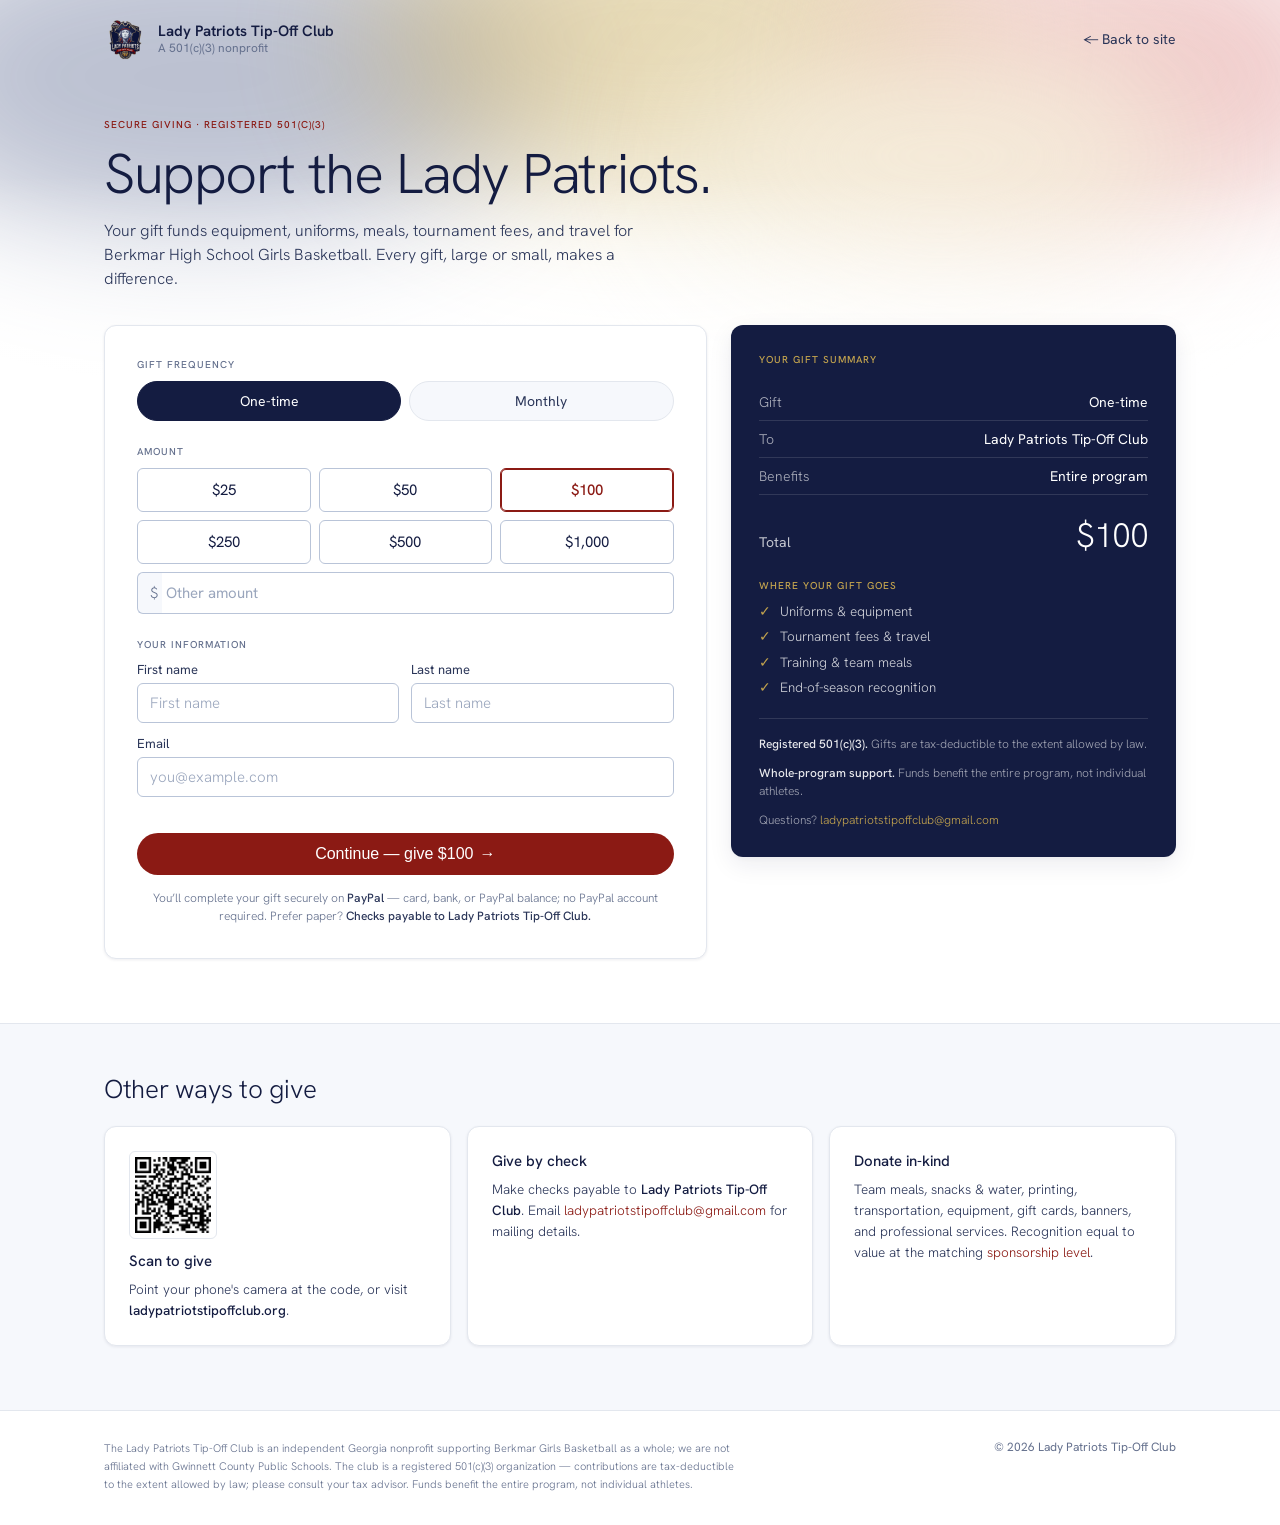
<file: donate.html>
﻿<!DOCTYPE html>
<html lang="en">
<head>
<meta charset="UTF-8"/>
<meta name="viewport" content="width=device-width, initial-scale=1.0"/>
<title>Give — Lady Patriots Tip-Off Club</title>
<meta name="description" content="Make a tax-deductible gift to the Lady Patriots Tip-Off Club, the registered 501(c)(3) nonprofit behind Berkmar High School Girls Basketball."/>
<link rel="canonical" href="https://ladypatriotstipoffclub.org/donate"/>
<meta property="og:type" content="website"/>
<meta property="og:site_name" content="Lady Patriots Tip-Off Club"/>
<meta property="og:title" content="Give — Lady Patriots Tip-Off Club"/>
<meta property="og:description" content="Make a tax-deductible gift to the Lady Patriots Tip-Off Club, the registered 501(c)(3) nonprofit behind Berkmar High School Girls Basketball."/>
<meta property="og:url" content="https://ladypatriotstipoffclub.org/donate"/>
<meta property="og:image" content="https://ladypatriotstipoffclub.org/assets/share-card.jpg"/>
<meta property="og:image:width" content="1200"/>
<meta property="og:image:height" content="630"/>
<meta property="og:image:alt" content="Lady Patriots Tip-Off Club crest"/>
<meta name="twitter:card" content="summary_large_image"/>
<meta name="twitter:title" content="Give — Lady Patriots Tip-Off Club"/>
<meta name="twitter:description" content="Make a tax-deductible gift to the Lady Patriots Tip-Off Club, the registered 501(c)(3) nonprofit behind Berkmar High School Girls Basketball."/>
<meta name="twitter:image" content="https://ladypatriotstipoffclub.org/assets/share-card.jpg"/>
<script type="application/ld+json">
{
  "@context": "https://schema.org",
  "@type": "DonateAction",
  "name": "Donate to the Lady Patriots Tip-Off Club",
  "target": "https://ladypatriotstipoffclub.org/donate",
  "recipient": { "@type": "NGO", "@id": "https://ladypatriotstipoffclub.org/#org", "name": "Lady Patriots Tip-Off Club", "url": "https://ladypatriotstipoffclub.org/", "nonprofitStatus": "Nonprofit501c3", "email": "ladypatriotstipoffclub@gmail.com" }
}
</script>
<link rel="icon" type="image/png" href="assets/logo-lady-patriots.png"/>
<link rel="preconnect" href="https://fonts.googleapis.com"/>
<link rel="preconnect" href="https://fonts.gstatic.com" crossorigin/>
<link href="https://fonts.googleapis.com/css2?family=Hanken+Grotesk:wght@300;400;500;600&display=swap" rel="stylesheet"/>
<style>
  /* ── Giving page: financial-infrastructure system, recolored to brand.
       Navy plays the deep-ink role, crimson the primary CTA, gold the
       gradient warmth. Thin display weights, negative tracking, pill
       buttons, tabular figures on money. ── */
  :root {
    --ink: #141C41;             /* brand navy as deep ink */
    --ink-secondary: #2A3558;
    --ink-mute: #64708D;
    --crimson: #8B1A14;         /* primary CTA */
    --crimson-press: #6E140F;
    --gold: #C4A44E;
    --canvas: #FFFFFF;
    --canvas-soft: #F6F8FC;
    --cream: #F5EDDA;
    --hairline: #E3E7EE;
    --hairline-input: #B9C4D8;
    --shadow-1: 0 1px 3px rgba(20,28,65,0.08);
    --shadow-2: 0 8px 24px rgba(20,28,65,0.08), 0 2px 6px rgba(20,28,65,0.04);
    --font: 'Hanken Grotesk', -apple-system, 'Segoe UI', Helvetica, Arial, sans-serif;
  }
  * { box-sizing: border-box; margin: 0; padding: 0; }
  html { scroll-behavior: smooth; }
  body {
    background: var(--canvas); color: var(--ink);
    font-family: var(--font); font-weight: 300; font-size: 15px;
    font-feature-settings: "ss01";
    min-height: 100vh; display: flex; flex-direction: column;
  }
  ::selection { background: rgba(196,164,78,0.3); }
  a { color: var(--crimson); text-decoration: none; }
  a:hover { color: var(--crimson-press); }
  .tnum { font-variant-numeric: tabular-nums; font-feature-settings: "ss01", "tnum"; }

  /* ── Gradient mesh (upper third) ── */
  .mesh { position: absolute; top: 0; left: 0; right: 0; height: 440px; z-index: 0; overflow: hidden; pointer-events: none; }
  .mesh::after { content: ''; position: absolute; inset: 0; background: linear-gradient(180deg, transparent 40%, var(--canvas) 96%); }
  .mesh .blob { position: absolute; border-radius: 50%; filter: blur(72px); }
  .mesh .b1 { width: 660px; height: 330px; left: -10%; top: -20%; background: #2F3F72; opacity: 0.32; }
  .mesh .b2 { width: 600px; height: 320px; left: 28%; top: -28%; background: var(--gold); opacity: 0.42; }
  .mesh .b3 { width: 540px; height: 290px; right: -8%; top: -16%; background: #C43030; opacity: 0.26; }
  .mesh .b4 { width: 500px; height: 260px; left: 54%; top: 6%; background: var(--cream); opacity: 0.9; }

  .container { max-width: 1120px; margin: 0 auto; width: 100%; padding: 0 24px; position: relative; z-index: 5; }

  /* ── Nav ── */
  .nav { display: flex; align-items: center; justify-content: space-between; padding: 18px 0; }
  .nav-brand { display: flex; align-items: center; gap: 12px; }
  .nav-brand img { height: 42px; width: auto; }
  .nav-brand .t { font-size: 15px; font-weight: 600; color: var(--ink); line-height: 1.2; white-space: nowrap; }
  .nav-brand .s { font-size: 12px; font-weight: 400; color: var(--ink-mute); }
  .nav-back { font-size: 14px; font-weight: 400; color: var(--ink-secondary); white-space: nowrap; }
  .nav-back::before { content: '← '; }
  .nav-back:hover { color: var(--ink); }

  /* ── Header ── */
  .head { padding: 40px 0 34px; }
  .eyebrow {
    font-size: 10px; font-weight: 500; letter-spacing: 1px; text-transform: uppercase;
    color: var(--crimson); margin-bottom: 14px;
  }
  .head h1 {
    font-size: clamp(38px, 5vw, 56px); font-weight: 300; line-height: 1.03; letter-spacing: -1.4px;
    color: var(--ink); max-width: 640px;
  }
  .head p { margin-top: 16px; max-width: 540px; font-size: 16px; font-weight: 300; color: var(--ink-secondary); line-height: 1.5; }

  /* ── Buttons: tight pills ── */
  .btn {
    display: inline-flex; align-items: center; justify-content: center; gap: 6px;
    font-size: 15px; font-weight: 400; line-height: 1;
    padding: 10px 18px; border-radius: 9999px; border: none; cursor: pointer;
    transition: background 0.15s ease;
  }
  .btn-primary { background: var(--crimson); color: #fff; }
  .btn-primary:hover { background: var(--crimson-press); }
  .btn-primary::after { content: '→'; font-weight: 300; }

  /* ── Checkout ── */
  .checkout { display: grid; grid-template-columns: 1.15fr 0.85fr; gap: 24px; padding-bottom: 64px; align-items: start; }
  .card { background: var(--canvas); border: 1px solid var(--hairline); border-radius: 12px; }

  .form-card { padding: 32px; box-shadow: var(--shadow-1); }
  .f-label { font-size: 10px; font-weight: 500; letter-spacing: 1px; text-transform: uppercase; color: var(--ink-mute); margin: 24px 0 10px; }
  .f-label:first-child { margin-top: 0; }

  .freq { display: grid; grid-template-columns: 1fr 1fr; gap: 8px; }
  .freq button {
    font-family: var(--font); font-size: 14px; font-weight: 400; color: var(--ink-secondary);
    background: var(--canvas-soft); border: 1px solid var(--hairline); border-radius: 9999px;
    padding: 10px; cursor: pointer; transition: all 0.15s ease;
  }
  .freq button:hover { border-color: var(--hairline-input); }
  .freq button.on { background: var(--ink); border-color: var(--ink); color: #fff; }

  .amounts { display: grid; grid-template-columns: repeat(3, 1fr); gap: 8px; }
  .amt {
    font-family: var(--font); font-size: 15px; font-weight: 400; color: var(--ink);
    background: var(--canvas); border: 1px solid var(--hairline-input); border-radius: 6px;
    padding: 11px 8px; cursor: pointer; text-align: center; transition: all 0.15s ease;
  }
  .amt:hover { border-color: var(--ink-mute); }
  .amt.selected { border-color: var(--crimson); box-shadow: inset 0 0 0 1px var(--crimson); color: var(--crimson); font-weight: 500; }
  .amt-custom { display: flex; margin-top: 8px; }
  .amt-custom .cur {
    font-size: 15px; color: var(--ink-mute); display: flex; align-items: center;
    background: var(--canvas-soft); border: 1px solid var(--hairline-input); border-right: none;
    border-radius: 6px 0 0 6px; padding: 10px 4px 10px 12px;
  }
  .amt-custom input {
    flex: 1; min-width: 0; font-family: var(--font); font-size: 15px; font-weight: 400; color: var(--ink);
    background: var(--canvas); border: 1px solid var(--hairline-input); border-left: none;
    border-radius: 0 6px 6px 0; padding: 10px 12px 10px 4px; outline: none; transition: border-color 0.15s ease;
  }
  .amt-custom input::placeholder { color: #9AA6BD; }
  .amt-custom:focus-within .cur, .amt-custom input:focus { border-color: var(--crimson); }

  .field { margin-bottom: 12px; }
  .field label { display: block; font-size: 13px; font-weight: 400; color: var(--ink-secondary); margin-bottom: 5px; }
  .field input {
    width: 100%; font-family: var(--font); font-size: 15px; font-weight: 300; color: var(--ink);
    background: var(--canvas); border: 1px solid var(--hairline-input); border-radius: 6px;
    padding: 9px 12px; outline: none; transition: border-color 0.15s ease, box-shadow 0.15s ease;
  }
  .field input::placeholder { color: #9AA6BD; }
  .field input:focus { border-color: var(--crimson); box-shadow: 0 0 0 3px rgba(139,26,20,0.08); }
  .field-row { display: grid; grid-template-columns: 1fr 1fr; gap: 12px; }

  .btn-complete { width: 100%; margin-top: 24px; padding: 13px 18px; font-size: 16px; }
  .f-fine { margin-top: 14px; font-size: 12px; font-weight: 300; color: var(--ink-mute); line-height: 1.55; text-align: center; }
  .f-fine strong { color: var(--ink-secondary); font-weight: 500; }

  /* ── Summary: the featured dark tier ── */
  .sum-card { background: var(--ink); color: #fff; border: none; padding: 28px; box-shadow: var(--shadow-2); position: sticky; top: 20px; }
  .sum-card .s-eyebrow { font-size: 10px; font-weight: 500; letter-spacing: 1px; text-transform: uppercase; color: var(--gold); margin-bottom: 18px; }
  .sum-row {
    display: flex; align-items: baseline; justify-content: space-between; gap: 12px;
    padding: 9px 0; border-bottom: 1px solid rgba(255,255,255,0.12);
    font-size: 14px;
  }
  .sum-row .k { font-weight: 300; color: rgba(255,255,255,0.65); }
  .sum-row .v { font-weight: 400; color: #fff; }
  .sum-total { display: flex; align-items: baseline; justify-content: space-between; padding: 18px 0 6px; }
  .sum-total .k { font-size: 14px; font-weight: 400; color: rgba(255,255,255,0.75); }
  .sum-total .v { font-size: 34px; font-weight: 300; letter-spacing: -0.9px; color: #fff; }

  .funds { margin-top: 16px; }
  .funds .f-t { font-size: 10px; font-weight: 500; letter-spacing: 1px; text-transform: uppercase; color: var(--gold); margin-bottom: 10px; }
  .funds ul { list-style: none; display: flex; flex-direction: column; gap: 6px; }
  .funds li { font-size: 13.5px; font-weight: 300; color: rgba(255,255,255,0.8); display: flex; gap: 9px; align-items: baseline; line-height: 1.45; }
  .funds li::before { content: '✓'; color: var(--gold); font-weight: 500; }

  .trust { margin-top: 20px; border-top: 1px solid rgba(255,255,255,0.12); padding-top: 16px; display: flex; flex-direction: column; gap: 10px; }
  .trust .t-row { font-size: 12px; font-weight: 300; color: rgba(255,255,255,0.6); line-height: 1.55; }
  .trust .t-row strong { color: rgba(255,255,255,0.9); font-weight: 500; }
  .trust a { color: var(--gold); }
  .trust a:hover { color: #DFC07A; }

  /* ── Other ways (cool off-white band) ── */
  .soft-band { background: var(--canvas-soft); border-top: 1px solid var(--hairline); position: relative; z-index: 5; }
  .soft-band .container { padding-top: 48px; padding-bottom: 64px; }
  .ow-title { font-size: 26px; font-weight: 300; letter-spacing: -0.26px; color: var(--ink); margin-bottom: 20px; }
  .ow-grid { display: grid; grid-template-columns: repeat(3, 1fr); gap: 16px; }
  .ow-card { background: var(--canvas); border: 1px solid var(--hairline); border-radius: 12px; padding: 24px; box-shadow: var(--shadow-1); }
  .ow-card .oc-t { font-size: 15px; font-weight: 500; color: var(--ink); margin-bottom: 8px; }
  .ow-card p { font-size: 13.5px; font-weight: 300; color: var(--ink-secondary); line-height: 1.55; }
  .ow-card p strong { font-weight: 500; color: var(--ink); }
  .ow-card img.qr { width: 88px; height: 88px; border: 1px solid var(--hairline); border-radius: 6px; padding: 5px; margin-bottom: 12px; display: block; background: #fff; }

  /* ── Footer ── */
  footer { background: var(--canvas); border-top: 1px solid var(--hairline); position: relative; z-index: 5; }
  footer .container { padding-top: 28px; padding-bottom: 32px; display: flex; align-items: flex-start; justify-content: space-between; gap: 24px; flex-wrap: wrap; }
  footer .legal { font-size: 11px; font-weight: 300; color: var(--ink-mute); line-height: 1.65; max-width: 640px; }
  footer .copy { font-size: 12px; font-weight: 400; color: var(--ink-mute); white-space: nowrap; }

  @media (max-width: 900px) {
    .checkout { grid-template-columns: 1fr; }
    .sum-card { position: static; }
    .ow-grid { grid-template-columns: 1fr; }
    .field-row { grid-template-columns: 1fr; }
    .head { padding: 28px 0 26px; }
    .form-card { padding: 24px 20px; }
    .nav { gap: 12px; }
    .nav-brand { gap: 9px; }
    .nav-brand img { height: 34px; }
    .nav-brand .t { font-size: 13px; }
    .nav-brand .s { font-size: 11px; }
    .nav-back { font-size: 13px; }
  }
</style>
</head>
<body>
<div class="mesh" aria-hidden="true">
  <div class="blob b1"></div><div class="blob b2"></div><div class="blob b3"></div><div class="blob b4"></div>
</div>

<div class="container">
  <nav class="nav">
    <a class="nav-brand" href="./">
      <img src="assets/logo-lady-patriots.png" alt="Lady Patriots Tip-Off Club"/>
      <div>
        <div class="t">Lady Patriots Tip-Off Club</div>
        <div class="s">A 501(c)(3) nonprofit</div>
      </div>
    </a>
    <a class="nav-back" href="./">Back to site</a>
  </nav>

  <header class="head">
    <div class="eyebrow">Secure giving · Registered 501(c)(3)</div>
    <h1>Support the Lady Patriots.</h1>
    <p>Your gift funds equipment, uniforms, meals, tournament fees, and travel for Berkmar High School Girls Basketball. Every gift, large or small, makes a difference.</p>
  </header>

  <main class="checkout">
    <!-- gift form -->
    <section class="card form-card" aria-label="Gift details">
      <div class="f-label">Gift frequency</div>
      <div class="freq" role="group" aria-label="Gift frequency">
        <button class="on" data-freq="one-time">One-time</button>
        <button data-freq="monthly">Monthly</button>
      </div>

      <div class="f-label">Amount</div>
      <div class="amounts tnum" role="group" aria-label="Gift amount">
        <button class="amt tnum" data-amt="25">$25</button>
        <button class="amt tnum" data-amt="50">$50</button>
        <button class="amt tnum selected" data-amt="100">$100</button>
        <button class="amt tnum" data-amt="250">$250</button>
        <button class="amt tnum" data-amt="500">$500</button>
        <button class="amt tnum" data-amt="1000">$1,000</button>
      </div>
      <div class="amt-custom">
        <span class="cur">$</span>
        <input class="tnum" id="customAmt" type="number" min="1" step="1" inputmode="numeric" placeholder="Other amount" aria-label="Custom gift amount"/>
      </div>

      <div class="f-label">Your information</div>
      <div class="field-row">
        <div class="field">
          <label for="fName">First name</label>
          <input id="fName" type="text" autocomplete="given-name" placeholder="First name"/>
        </div>
        <div class="field">
          <label for="lName">Last name</label>
          <input id="lName" type="text" autocomplete="family-name" placeholder="Last name"/>
        </div>
      </div>
      <div class="field">
        <label for="email">Email</label>
        <input id="email" type="email" autocomplete="email" placeholder="you@example.com"/>
      </div>

      <button class="btn btn-primary btn-complete" id="completeBtn">Continue — give $100</button>
      <p class="f-fine" id="finePrint">You'll complete your gift securely on <strong>PayPal</strong> — card, bank, or PayPal balance; no PayPal account required. Prefer paper? <strong>Checks payable to Lady Patriots Tip-Off Club.</strong></p>
    </section>

    <!-- summary: featured dark tier -->
    <aside class="card sum-card" aria-label="Gift summary">
      <div class="s-eyebrow">Your gift summary</div>
      <div class="sum-row"><span class="k">Gift</span><span class="v" id="sumFreq">One-time</span></div>
      <div class="sum-row"><span class="k">To</span><span class="v">Lady Patriots Tip-Off Club</span></div>
      <div class="sum-row"><span class="k">Benefits</span><span class="v">Entire program</span></div>
      <div class="sum-total"><span class="k">Total</span><span class="v tnum" id="sumTotal">$100</span></div>

      <div class="funds">
        <div class="f-t">Where your gift goes</div>
        <ul>
          <li>Uniforms &amp; equipment</li>
          <li>Tournament fees &amp; travel</li>
          <li>Training &amp; team meals</li>
          <li>End-of-season recognition</li>
        </ul>
      </div>

      <div class="trust">
        <div class="t-row"><strong>Registered 501(c)(3).</strong> Gifts are tax-deductible to the extent allowed by law.</div>
        <div class="t-row"><strong>Whole-program support.</strong> Funds benefit the entire program, not individual athletes.</div>
        <div class="t-row">Questions? <a href="mailto:ladypatriotstipoffclub@gmail.com">ladypatriotstipoffclub@gmail.com</a></div>
      </div>
    </aside>
  </main>
</div>

<section class="soft-band" aria-label="Other ways to give">
  <div class="container">
    <h2 class="ow-title">Other ways to give</h2>
    <div class="ow-grid">
      <div class="ow-card">
        <img class="qr" src="assets/qr-give.png" alt="QR code — scan to give at ladypatriotstipoffclub.org"/>
        <div class="oc-t">Scan to give</div>
        <p>Point your phone's camera at the code, or visit <strong>ladypatriotstipoffclub.org</strong>.</p>
      </div>
      <div class="ow-card">
        <div class="oc-t">Give by check</div>
        <p>Make checks payable to <strong>Lady Patriots Tip-Off Club</strong>. Email <a href="mailto:ladypatriotstipoffclub@gmail.com">ladypatriotstipoffclub@gmail.com</a> for mailing details.</p>
      </div>
      <div class="ow-card">
        <div class="oc-t">Donate in-kind</div>
        <p>Team meals, snacks &amp; water, printing, transportation, equipment, gift cards, banners, and professional services. Recognition equal to value at the matching <a href="./#sponsor">sponsorship level</a>.</p>
      </div>
    </div>
  </div>
</section>

<footer>
  <div class="container">
    <p class="legal">The Lady Patriots Tip-Off Club is an independent Georgia nonprofit supporting Berkmar Girls Basketball as a whole; we are not affiliated with Gwinnett County Public Schools. The club is a registered 501(c)(3) organization — contributions are tax-deductible to the extent allowed by law; please consult your tax advisor. Funds benefit the entire program, not individual athletes.</p>
    <div class="copy">© 2026 Lady Patriots Tip-Off Club</div>
  </div>
</footer>

<script>
  /* ═══════════════════════════════════════════════════════════════
     DONATION CONFIG — hybrid PayPal flow (verified live):
     · One-time gifts use the email-based donate link because it
       PREFILLS the chosen amount on PayPal's page. Hosted buttons
       ignore the amount parameter (config is stored at PayPal).
     · Monthly gifts use the club's hosted Donate button
       (5M4Z9CUNAMWKQ) because only it offers the Monthly/Yearly
       tabs, Venmo, and the fee-cover option; the donor enters the
       amount there.
     Both show the club's crest and name. thank-you.html /
     cancelled.html return URLs are appended at click time from the
     live origin. Empty both URLs to fall back to a pledge email.
     ═══════════════════════════════════════════════════════════════ */
  var DONATE_URL = 'https://www.paypal.com/donate/?business=ladypatriotstipoffclub%40gmail.com&amount={AMOUNT}&currency_code=USD&item_name=Lady+Patriots+Tip-Off+Club+Donation';
  var DONATE_URL_MONTHLY = 'https://www.paypal.com/donate/?hosted_button_id=5M4Z9CUNAMWKQ&currency_code=USD';
  var CONTACT_EMAIL = 'ladypatriotstipoffclub@gmail.com';

  (function () {
    var amount = 100;
    var freq = 'one-time';
    var btns = Array.prototype.slice.call(document.querySelectorAll('.amt'));
    var freqBtns = Array.prototype.slice.call(document.querySelectorAll('.freq button'));
    var custom = document.getElementById('customAmt');
    var complete = document.getElementById('completeBtn');
    var sumTotal = document.getElementById('sumTotal');
    var sumFreq = document.getElementById('sumFreq');

    function fmt(n) { return '$' + Number(n).toLocaleString('en-US'); }
    var fine = document.getElementById('finePrint');
    var FINE_ONETIME = 'You’ll complete your gift securely on <strong>PayPal</strong> — card, bank, or PayPal balance; no PayPal account required. Prefer paper? <strong>Checks payable to Lady Patriots Tip-Off Club.</strong>';
    var FINE_MONTHLY = 'You’ll finish on <strong>PayPal</strong> — select <strong>Monthly</strong> and confirm your amount there. Card, bank, Venmo, or PayPal balance; no PayPal account required.';
    function sync(fromCustom) {
      btns.forEach(function (b) { b.classList.toggle('selected', !fromCustom && Number(b.dataset.amt) === amount); });
      if (!fromCustom) custom.value = '';
      var suffix = freq === 'monthly' ? '/mo' : '';
      sumTotal.textContent = fmt(amount) + suffix;
      sumFreq.textContent = freq === 'monthly' ? 'Monthly' : 'One-time';
      complete.textContent = 'Continue — give ' + fmt(amount) + suffix;
      if (fine) fine.innerHTML = freq === 'monthly' ? FINE_MONTHLY : FINE_ONETIME;
    }
    btns.forEach(function (b) {
      b.addEventListener('click', function () { amount = Number(b.dataset.amt); sync(false); });
    });
    custom.addEventListener('input', function () {
      var v = parseInt(custom.value, 10);
      if (v > 0) { amount = v; sync(true); }
    });
    freqBtns.forEach(function (f) {
      f.addEventListener('click', function () {
        freq = f.dataset.freq;
        freqBtns.forEach(function (x) { x.classList.toggle('on', x === f); });
        sync(custom.value !== '');
      });
    });

    // Preselect from ?amount=N&freq=monthly (links from the home page).
    var params = new URLSearchParams(location.search);
    var qa = parseInt(params.get('amount'), 10);
    if (qa > 0) {
      amount = qa;
      var isPreset = btns.some(function (b) { return Number(b.dataset.amt) === qa; });
      if (!isPreset) custom.value = qa;
      if (params.get('freq') === 'monthly') {
        freq = 'monthly';
        freqBtns.forEach(function (x) { x.classList.toggle('on', x.dataset.freq === 'monthly'); });
      }
      sync(!isPreset);
    } else {
      sync(false);
    }

    complete.addEventListener('click', function () {
      var target = freq === 'monthly' ? DONATE_URL_MONTHLY : DONATE_URL;
      if (target) {
        var url = target.replace('{AMOUNT}', amount).replace('{FREQ}', freq);
        // Send donors back to our thank-you / cancelled pages. Built from
        // the live origin so it works on any host; skipped for file://
        // previews since PayPal only accepts web URLs.
        if (/^https?:$/.test(location.protocol)) {
          var base = location.origin + location.pathname.replace(/[^\/]*$/, '');
          url += '&return=' + encodeURIComponent(base + 'thank-you') +
                 '&cancel_return=' + encodeURIComponent(base + 'cancelled');
        }
        window.open(url, '_blank', 'noopener');
        return;
      }
      var name = [document.getElementById('fName').value, document.getElementById('lName').value].join(' ').trim();
      var email = document.getElementById('email').value.trim();
      var suffix = freq === 'monthly' ? ' per month' : '';
      var subject = 'Donation Pledge — ' + fmt(amount) + suffix;
      var body =
        'Hi Lady Patriots Tip-Off Club,\r\n\r\n' +
        'I would like to make a ' + (freq === 'monthly' ? 'monthly' : 'one-time') + ' gift of ' + fmt(amount) + suffix +
        ' to support Berkmar Girls Basketball. Please send me instructions on how to complete my donation.\r\n\r\n' +
        'Name: ' + (name || '') + '\r\n' +
        'Email: ' + (email || '') + '\r\n';
      window.location.href = 'mailto:' + CONTACT_EMAIL +
        '?subject=' + encodeURIComponent(subject) +
        '&body=' + encodeURIComponent(body);
    });
  })();
</script>
</body>
</html>
</file>
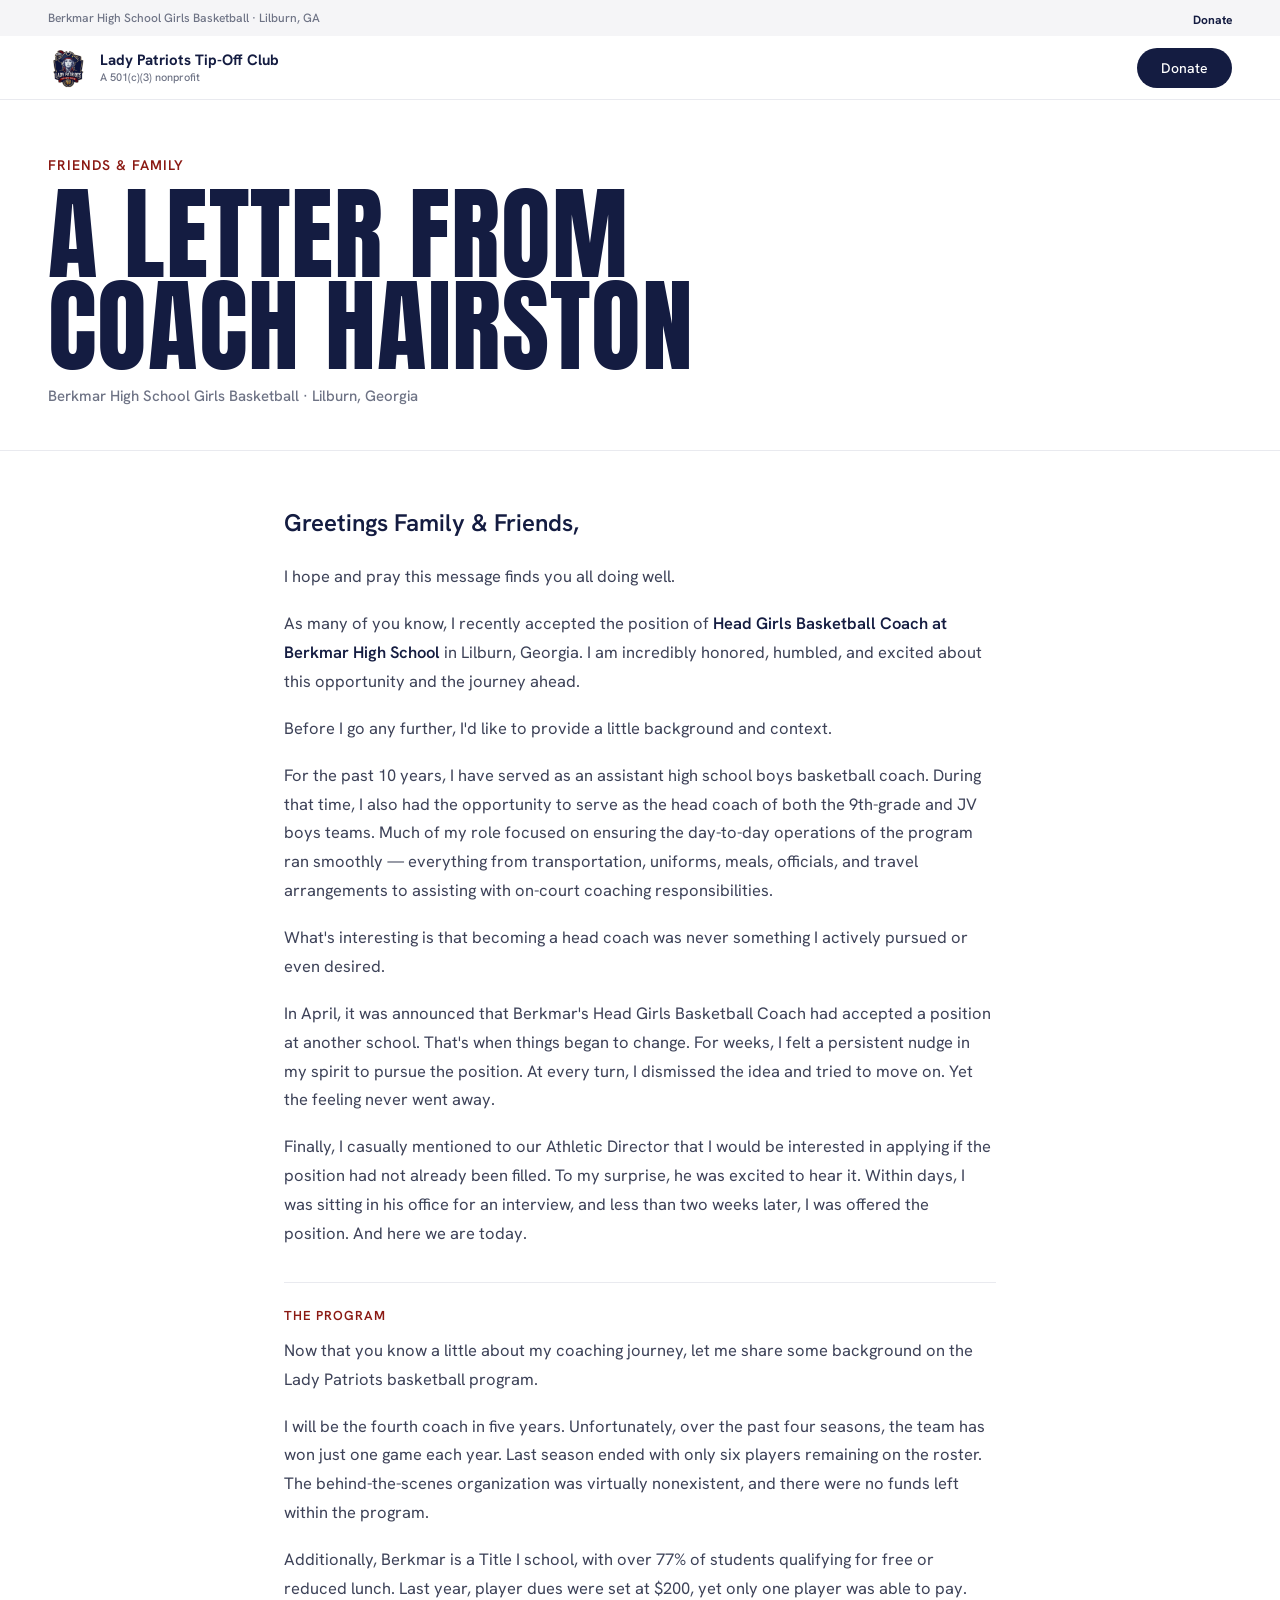
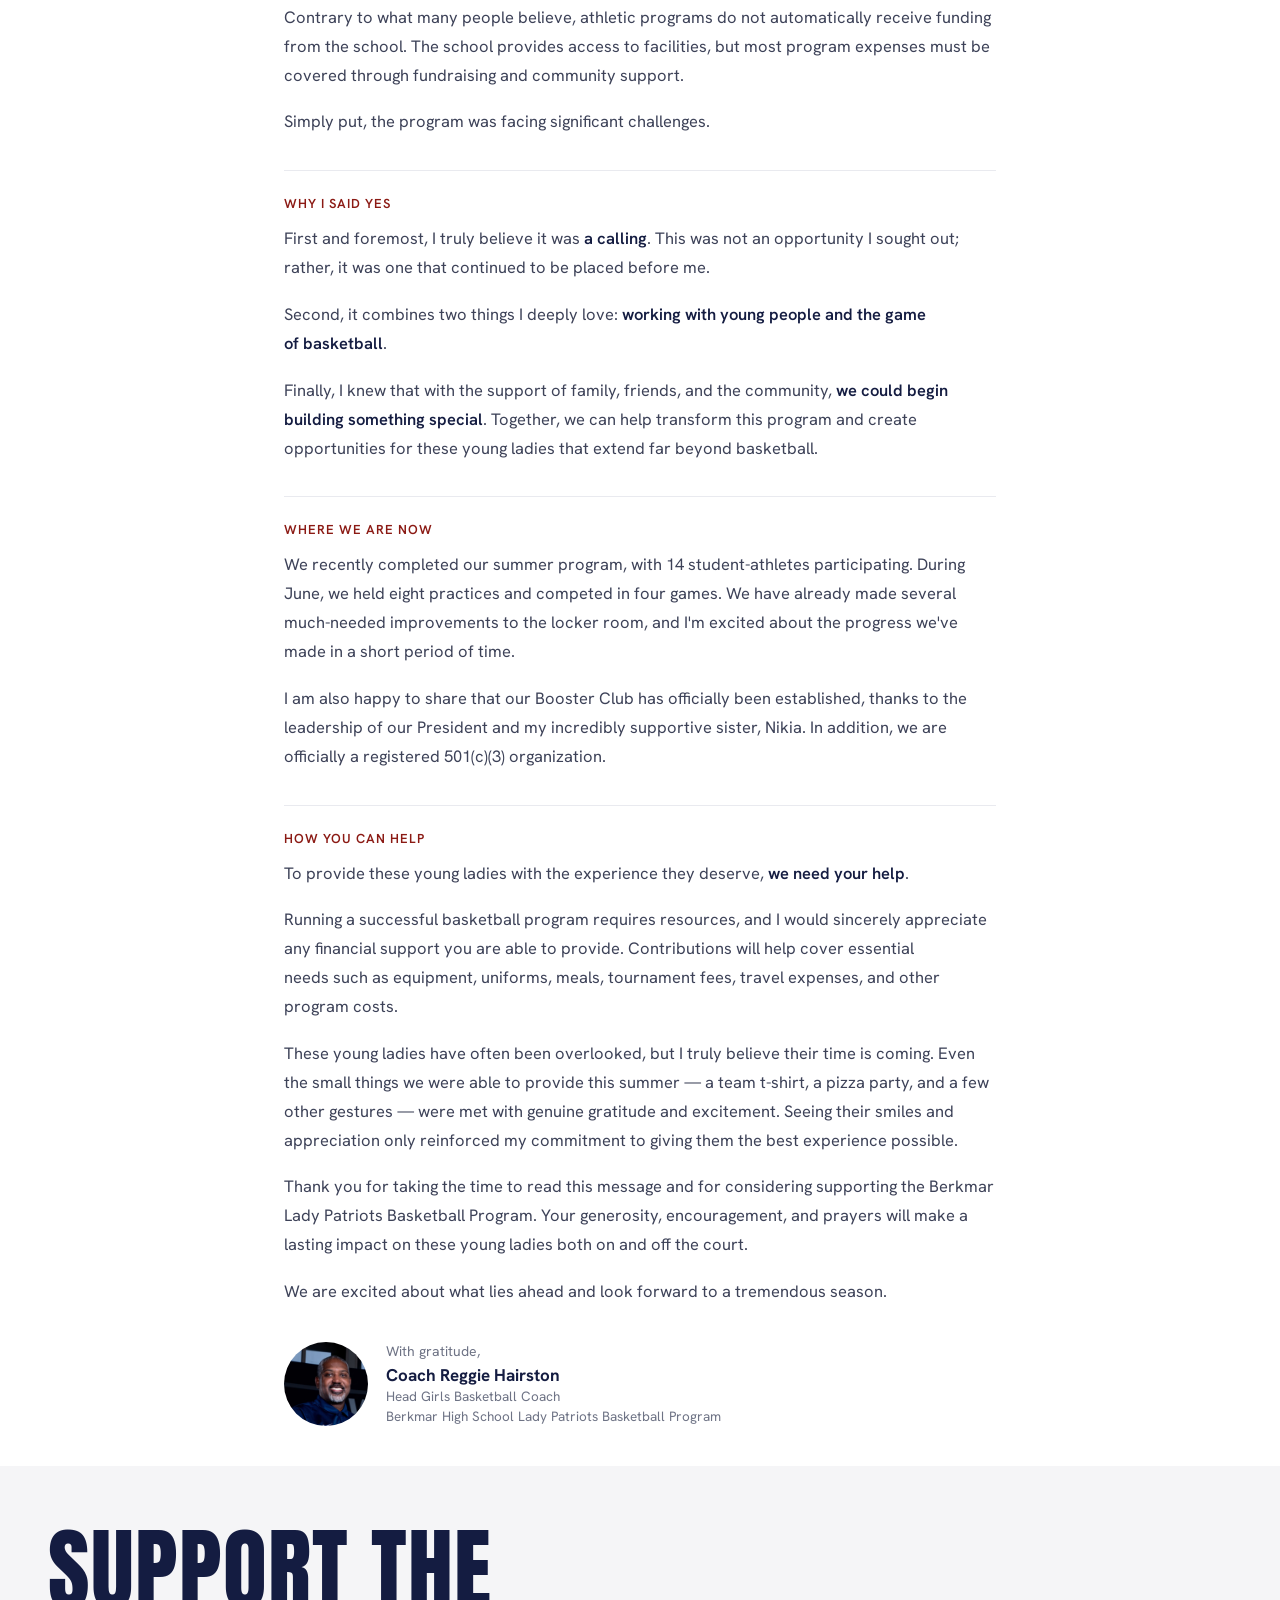
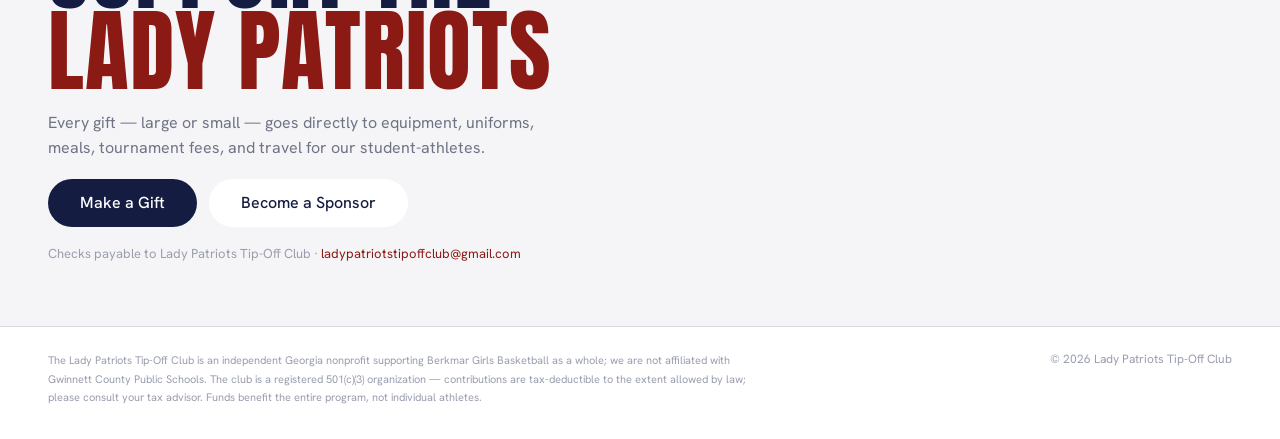
<file: letter.html>
﻿<!DOCTYPE html>
<html lang="en">
<head>
<meta charset="UTF-8"/>
<meta name="viewport" content="width=device-width, initial-scale=1.0"/>
<title>A Letter From Coach Hairston — Lady Patriots Tip-Off Club</title>
<meta name="description" content="A letter from Coach Reggie Hairston, Head Girls Basketball Coach at Berkmar High School, on the Lady Patriots program and how you can help."/>
<link rel="canonical" href="https://ladypatriotstipoffclub.org/letter"/>
<meta property="og:type" content="website"/>
<meta property="og:site_name" content="Lady Patriots Tip-Off Club"/>
<meta property="og:title" content="A Letter From Coach Hairston — Lady Patriots Tip-Off Club"/>
<meta property="og:description" content="A letter from Coach Reggie Hairston, Head Girls Basketball Coach at Berkmar High School, on the Lady Patriots program and how you can help."/>
<meta property="og:url" content="https://ladypatriotstipoffclub.org/letter"/>
<meta property="og:image" content="https://ladypatriotstipoffclub.org/assets/share-card.jpg"/>
<meta property="og:image:width" content="1200"/>
<meta property="og:image:height" content="630"/>
<meta property="og:image:alt" content="Lady Patriots Tip-Off Club crest"/>
<meta name="twitter:card" content="summary_large_image"/>
<meta name="twitter:title" content="A Letter From Coach Hairston — Lady Patriots Tip-Off Club"/>
<meta name="twitter:description" content="A letter from Coach Reggie Hairston, Head Girls Basketball Coach at Berkmar High School, on the Lady Patriots program and how you can help."/>
<meta name="twitter:image" content="https://ladypatriotstipoffclub.org/assets/share-card.jpg"/>
<script type="application/ld+json">
{
  "@context": "https://schema.org",
  "@type": "Article",
  "headline": "A Letter From Coach Hairston",
  "author": { "@type": "Person", "name": "Reggie Hairston", "jobTitle": "Head Girls Basketball Coach" },
  "publisher": { "@id": "https://ladypatriotstipoffclub.org/#org" },
  "url": "https://ladypatriotstipoffclub.org/letter",
  "image": "https://ladypatriotstipoffclub.org/assets/share-card.jpg"
}
</script>
<link rel="icon" type="image/png" href="assets/logo-lady-patriots.png"/>
<link rel="preconnect" href="https://fonts.googleapis.com"/>
<link rel="preconnect" href="https://fonts.gstatic.com" crossorigin/>
<link href="https://fonts.googleapis.com/css2?family=Anton&family=Hanken+Grotesk:wght@400;500;600;700&display=swap" rel="stylesheet"/>
<style>
  :root {
    --ink: #141C41;
    --crimson: #8B1A14;
    --gold: #C4A44E;
    --canvas: #FFFFFF;
    --cloud: #F5F5F7;
    --mute: #6E7385;
    --stone: #9A9EAE;
    --hairline: #D8DAE2;
    --hairline-soft: #E9EAEF;
    --font-campaign: 'Futura Std Extra Bold Condensed', 'Futura XBlk Cn BT', 'Futura-CondensedExtraBold',
                     'Futura Extra Bold Condensed', 'Futura Condensed ExtraBold', 'Anton', 'Arial Narrow', sans-serif;
    --font-ui: 'Hanken Grotesk', -apple-system, 'Segoe UI', Helvetica, Arial, sans-serif;
  }
  * { box-sizing: border-box; margin: 0; padding: 0; }
  html { scroll-behavior: smooth; }
  body { background: var(--canvas); color: var(--ink); font-family: var(--font-ui); font-weight: 400; }
  ::selection { background: rgba(139,26,20,0.18); }
  img { display: block; max-width: 100%; }
  a { color: var(--ink); text-decoration: none; }

  .wrap { max-width: 1440px; margin: 0 auto; padding: 0 48px; }
  .pill {
    display: inline-flex; align-items: center; justify-content: center; gap: 8px;
    font-size: 16px; font-weight: 500; line-height: 1;
    height: 48px; padding: 0 32px; border-radius: 30px; border: none; cursor: pointer;
    transition: opacity 0.15s ease, transform 0.1s ease;
  }
  .pill:active { transform: scale(0.97); opacity: 0.8; }
  .pill-ink { background: var(--ink); color: #fff; }
  .pill-ink:hover { opacity: 0.85; }
  .pill-cloud { background: var(--cloud); color: var(--ink); }
  .pill-cloud:hover { background: var(--hairline-soft); }
  .pill-sm { height: 40px; padding: 0 24px; font-size: 14px; }

  /* utility + nav (same chrome as home) */
  .utility { background: var(--cloud); }
  .utility .wrap { height: 36px; display: flex; align-items: center; justify-content: space-between; gap: 16px; }
  .utility span, .utility a { font-size: 12px; font-weight: 500; color: var(--ink); }
  .utility .u-left { color: var(--mute); }
  .nav { background: var(--canvas); position: sticky; top: 0; z-index: 100; box-shadow: inset 0 -1px 0 var(--hairline-soft); }
  .nav .wrap { height: 64px; display: flex; align-items: center; justify-content: space-between; gap: 24px; }
  .nav-logo { display: flex; align-items: center; gap: 12px; }
  .nav-logo img { height: 40px; width: auto; }
  .nav-logo .nl-name { font-size: 15px; font-weight: 700; color: var(--ink); line-height: 1.15; }
  .nav-logo .nl-sub { font-size: 11px; font-weight: 500; color: var(--mute); }

  /* header */
  .head { border-bottom: 1px solid var(--hairline-soft); }
  .head .wrap { padding: 56px 48px 44px; }
  .head .kicker { font-size: 14px; font-weight: 600; letter-spacing: 1px; text-transform: uppercase; color: var(--crimson); margin-bottom: 14px; }
  .head h1 {
    font-family: var(--font-campaign); font-weight: 400; text-transform: uppercase;
    font-size: clamp(56px, 8vw, 110px); line-height: 0.9; letter-spacing: 1px; color: var(--ink);
  }
  .head .sub { margin-top: 14px; font-size: 15px; font-weight: 500; color: var(--mute); }

  /* letter */
  .letter { max-width: 760px; margin: 0 auto; padding: 56px 24px 40px; }
  .letter .salutation { font-size: 24px; font-weight: 600; color: var(--ink); margin-bottom: 24px; }
  .letter p { font-size: 16.5px; font-weight: 400; color: #3D4258; line-height: 1.75; margin-bottom: 18px; text-wrap: pretty; }
  .letter p strong { color: var(--ink); font-weight: 600; }
  .letter .kicker {
    font-size: 13px; font-weight: 600; letter-spacing: 1px; text-transform: uppercase; color: var(--crimson);
    margin: 34px 0 12px; padding-top: 24px; border-top: 1px solid var(--hairline-soft);
  }
  .signoff { margin-top: 36px; display: flex; align-items: center; gap: 18px; }
  .signoff img { width: 84px; height: 84px; border-radius: 50%; object-fit: cover; object-position: 50% 12%; }
  .signoff .s-name { font-size: 17px; font-weight: 700; color: var(--ink); }
  .signoff .s-role { font-size: 13.5px; font-weight: 400; color: var(--mute); line-height: 1.5; }

  /* give band */
  .band { background: var(--cloud); }
  .band .wrap { padding: 64px 48px; display: flex; flex-direction: column; align-items: flex-start; gap: 18px; }
  .band .b-title {
    font-family: var(--font-campaign); font-weight: 400; text-transform: uppercase;
    font-size: clamp(48px, 7vw, 96px); line-height: 0.9; letter-spacing: 1px; color: var(--ink);
  }
  .band .b-title .accent { color: var(--crimson); }
  .band .b-sub { font-size: 16px; line-height: 1.6; color: var(--mute); max-width: 520px; }
  .band .b-ctas { display: flex; gap: 12px; flex-wrap: wrap; }
  .band .b-meta { font-size: 13px; color: var(--stone); }

  footer { border-top: 1px solid var(--hairline); }
  footer .wrap { padding: 24px 48px 32px; display: flex; align-items: flex-start; justify-content: space-between; gap: 24px; flex-wrap: wrap; }
  footer .legal { font-size: 11px; line-height: 1.7; color: var(--stone); max-width: 720px; }
  footer .copy { font-size: 12px; color: var(--stone); white-space: nowrap; }

  @media (max-width: 760px) {
    .wrap { padding: 0 24px; }
    .utility .u-right { display: none; }
    .head .wrap { padding: 40px 24px 32px; }
    .letter { padding: 40px 24px 32px; }
    .band .wrap { padding: 48px 24px; }
    .band .b-ctas .pill { flex: 1 1 auto; }
    footer .wrap { padding: 20px 24px 28px; }
  }
</style>
</head>
<body>

<div class="utility">
  <div class="wrap">
    <span class="u-left">Berkmar High School Girls Basketball · Lilburn, GA</span>
    <div class="u-right"><a href="donate"><strong>Donate</strong></a></div>
  </div>
</div>

<nav class="nav" aria-label="Main">
  <div class="wrap">
    <a class="nav-logo" href="./">
      <img src="assets/logo-lady-patriots.png" alt="Lady Patriots Tip-Off Club"/>
      <div>
        <div class="nl-name">Lady Patriots Tip-Off Club</div>
        <div class="nl-sub">A 501(c)(3) nonprofit</div>
      </div>
    </a>
    <a class="pill pill-ink pill-sm" href="donate">Donate</a>
  </div>
</nav>

<header class="head">
  <div class="wrap">
    <div class="kicker">Friends &amp; Family</div>
    <h1>A Letter From<br/>Coach Hairston</h1>
    <div class="sub">Berkmar High School Girls Basketball · Lilburn, Georgia</div>
  </div>
</header>

<main class="letter">
  <div class="salutation">Greetings Family &amp; Friends,</div>
  <p>I hope and pray this message finds you all doing well.</p>
  <p>As many of you know, I recently accepted the position of <strong>Head Girls Basketball Coach at Berkmar High School</strong> in Lilburn, Georgia. I am incredibly honored, humbled, and excited about this opportunity and the journey ahead.</p>
  <p>Before I go any further, I'd like to provide a little background and context.</p>
  <p>For the past 10 years, I have served as an assistant high school boys basketball coach. During that time, I also had the opportunity to serve as the head coach of both the 9th-grade and JV boys teams. Much of my role focused on ensuring the day-to-day operations of the program ran smoothly — everything from transportation, uniforms, meals, officials, and travel arrangements to assisting with on-court coaching responsibilities.</p>
  <p>What's interesting is that becoming a head coach was never something I actively pursued or even desired.</p>
  <p>In April, it was announced that Berkmar's Head Girls Basketball Coach had accepted a position at another school. That's when things began to change. For weeks, I felt a persistent nudge in my spirit to pursue the position. At every turn, I dismissed the idea and tried to move on. Yet the feeling never went away.</p>
  <p>Finally, I casually mentioned to our Athletic Director that I would be interested in applying if the position had not already been filled. To my surprise, he was excited to hear it. Within days, I was sitting in his office for an interview, and less than two weeks later, I was offered the position. And here we are today.</p>
  <div class="kicker">The Program</div>
  <p>Now that you know a little about my coaching journey, let me share some background on the Lady Patriots basketball program.</p>
  <p>I will be the fourth coach in five years. Unfortunately, over the past four seasons, the team has won just one game each year. Last season ended with only six players remaining on the roster. The behind-the-scenes organization was virtually nonexistent, and there were no funds left within the program.</p>
  <p>Additionally, Berkmar is a Title I school, with over 77% of students qualifying for free or reduced lunch. Last year, player dues were set at $200, yet only one player was able to pay. Contrary to what many people believe, athletic programs do not automatically receive funding from the school. The school provides access to facilities, but most program expenses must be covered through fundraising and community support.</p>
  <p>Simply put, the program was facing significant challenges.</p>
  <div class="kicker">Why I Said Yes</div>
  <p>First and foremost, I truly believe it was <strong>a calling</strong>. This was not an opportunity I sought out; rather, it was one that continued to be placed before me.</p>
  <p>Second, it combines two things I deeply love: <strong>working with young people and the game of basketball</strong>.</p>
  <p>Finally, I knew that with the support of family, friends, and the community, <strong>we could begin building something special</strong>. Together, we can help transform this program and create opportunities for these young ladies that extend far beyond basketball.</p>
  <div class="kicker">Where We Are Now</div>
  <p>We recently completed our summer program, with 14 student-athletes participating. During June, we held eight practices and competed in four games. We have already made several much-needed improvements to the locker room, and I'm excited about the progress we've made in a short period of time.</p>
  <p>I am also happy to share that our Booster Club has officially been established, thanks to the leadership of our President and my incredibly supportive sister, Nikia. In addition, we are officially a registered 501(c)(3) organization.</p>
  <div class="kicker">How You Can Help</div>
  <p>To provide these young ladies with the experience they deserve, <strong>we need your help</strong>.</p>
  <p>Running a successful basketball program requires resources, and I would sincerely appreciate any financial support you are able to provide. Contributions will help cover essential needs such as equipment, uniforms, meals, tournament fees, travel expenses, and other program costs.</p>
  <p>These young ladies have often been overlooked, but I truly believe their time is coming. Even the small things we were able to provide this summer — a team t-shirt, a pizza party, and a few other gestures — were met with genuine gratitude and excitement. Seeing their smiles and appreciation only reinforced my commitment to giving them the best experience possible.</p>
  <p>Thank you for taking the time to read this message and for considering supporting the Berkmar Lady Patriots Basketball Program. Your generosity, encouragement, and prayers will make a lasting impact on these young ladies both on and off the court.</p>
  <p>We are excited about what lies ahead and look forward to a tremendous season.</p>
  <div class="signoff">
    <img src="assets/coach-hairston-head.jpg" alt="Coach Reggie Hairston"/>
    <div>
      <div style="font-size:14px;color:var(--mute);margin-bottom:4px;">With gratitude,</div>
      <div class="s-name">Coach Reggie Hairston</div>
      <div class="s-role">Head Girls Basketball Coach<br/>Berkmar High School Lady Patriots Basketball Program</div>
    </div>
  </div>
</main>

<section class="band" aria-label="Support the Lady Patriots">
  <div class="wrap">
    <h2 class="b-title">Support the<br/><span class="accent">Lady Patriots</span></h2>
    <p class="b-sub">Every gift — large or small — goes directly to equipment, uniforms, meals, tournament fees, and travel for our student-athletes.</p>
    <div class="b-ctas">
      <a class="pill pill-ink" href="donate">Make a Gift</a>
      <a class="pill pill-cloud" style="background:#fff;" href="./#sponsor">Become a Sponsor</a>
    </div>
    <span class="b-meta">Checks payable to Lady Patriots Tip-Off Club · <a href="mailto:ladypatriotstipoffclub@gmail.com" style="color:var(--crimson);">ladypatriotstipoffclub@gmail.com</a></span>
  </div>
</section>

<footer>
  <div class="wrap">
    <p class="legal">The Lady Patriots Tip-Off Club is an independent Georgia nonprofit supporting Berkmar Girls Basketball as a whole; we are not affiliated with Gwinnett County Public Schools. The club is a registered 501(c)(3) organization — contributions are tax-deductible to the extent allowed by law; please consult your tax advisor. Funds benefit the entire program, not individual athletes.</p>
    <div class="copy">© 2026 Lady Patriots Tip-Off Club</div>
  </div>
</footer>
</body>
</html>
</file>
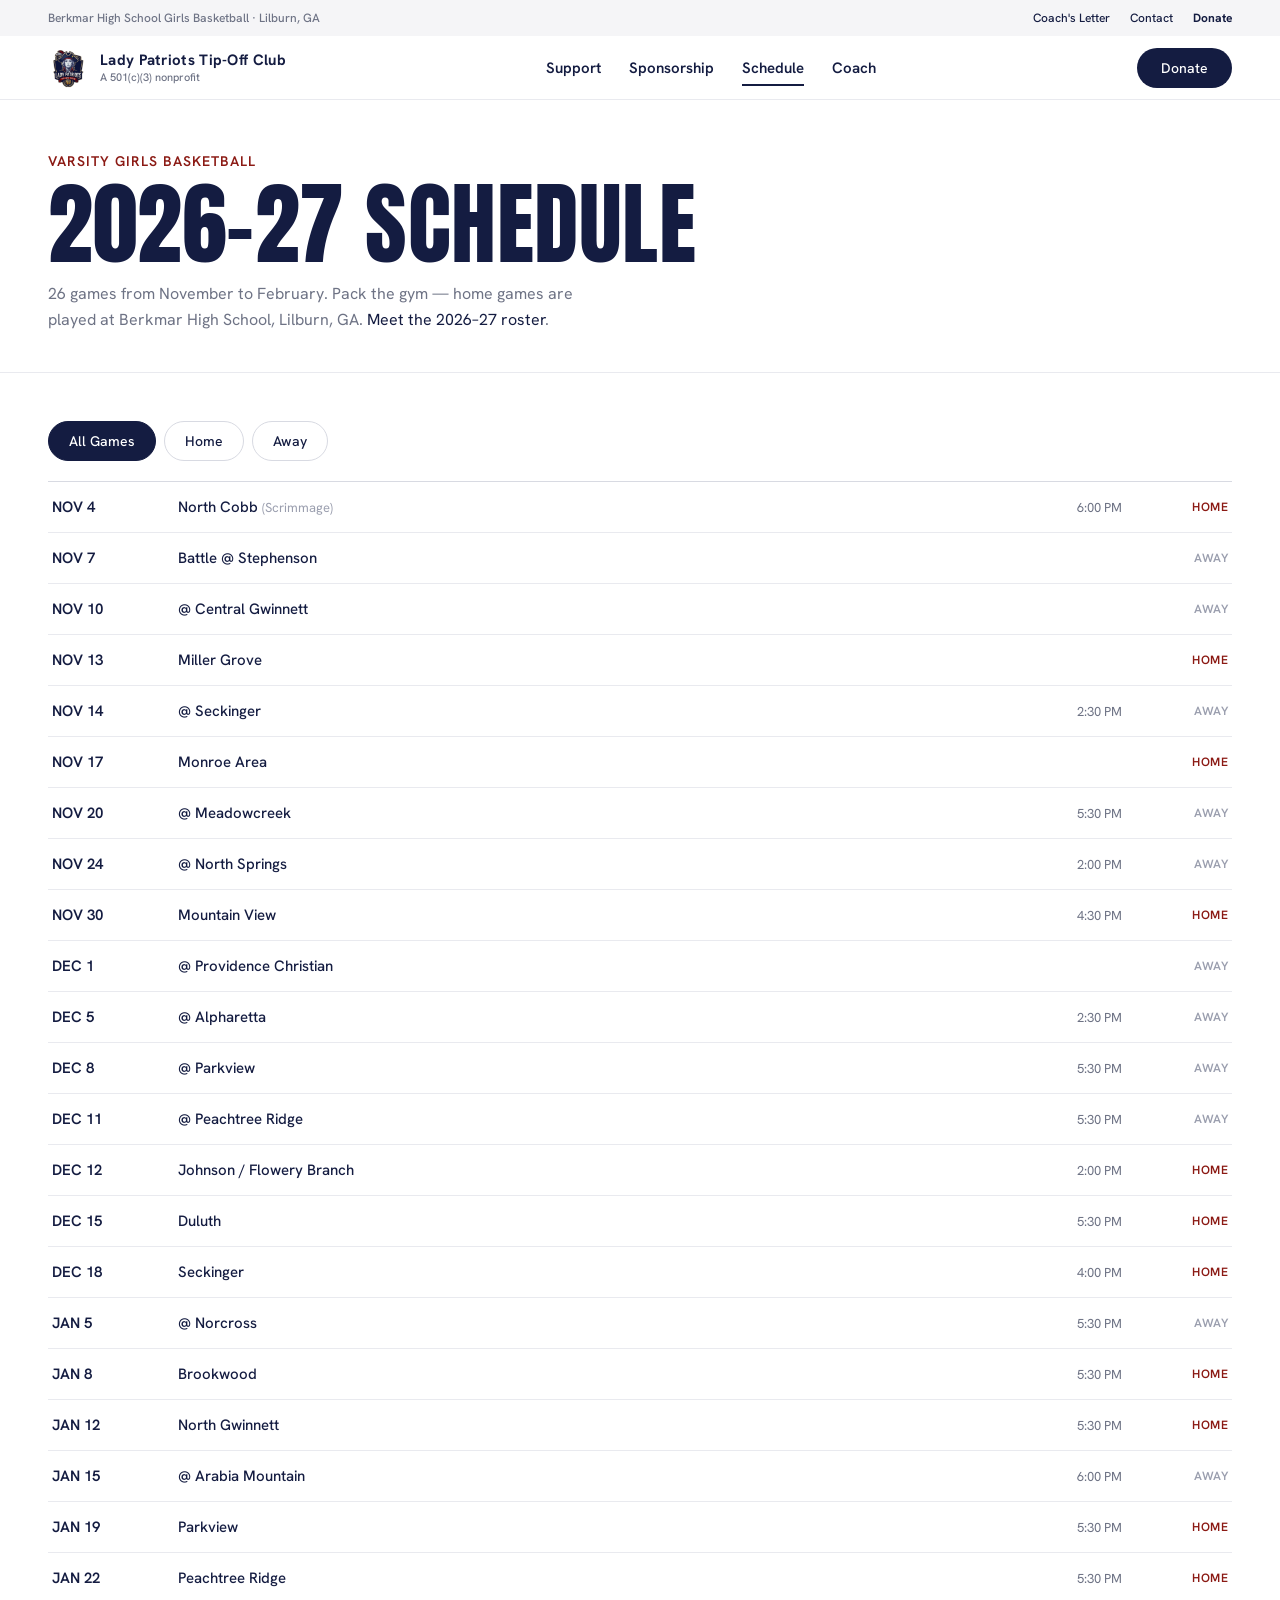
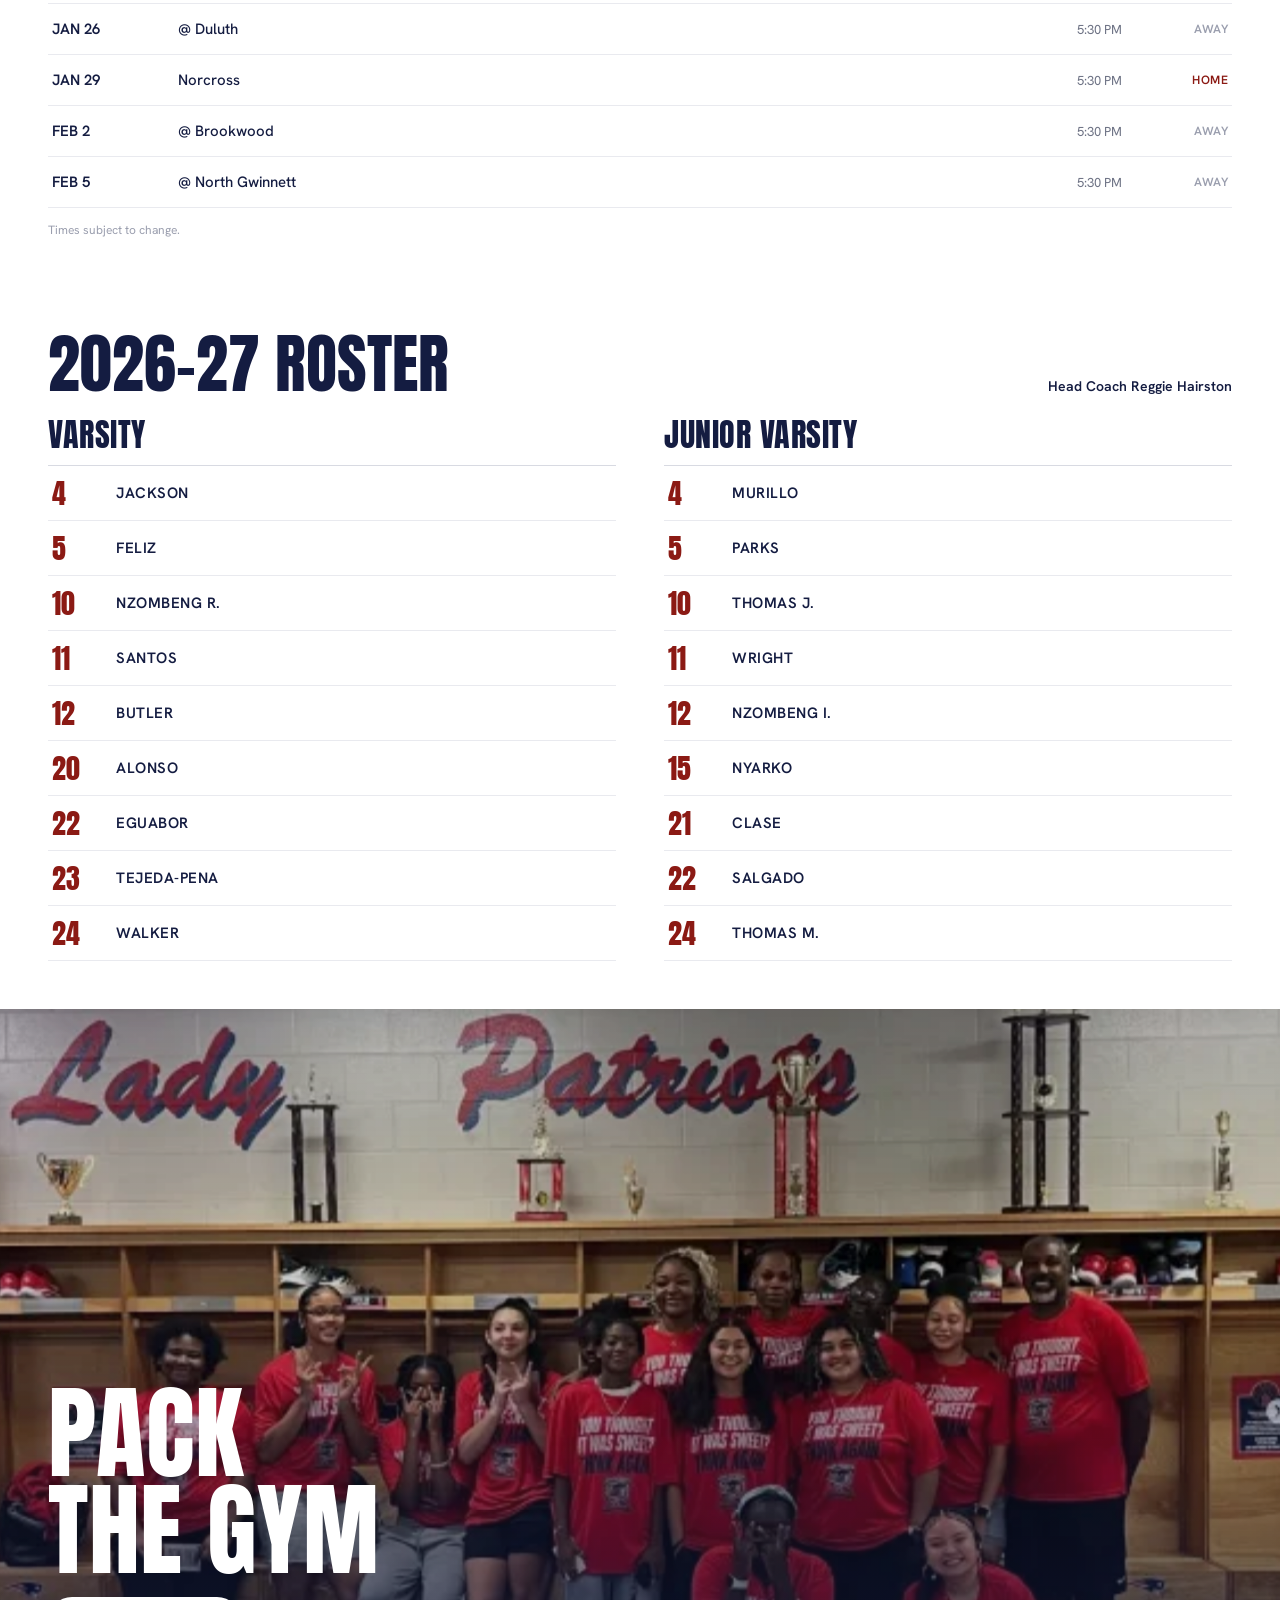
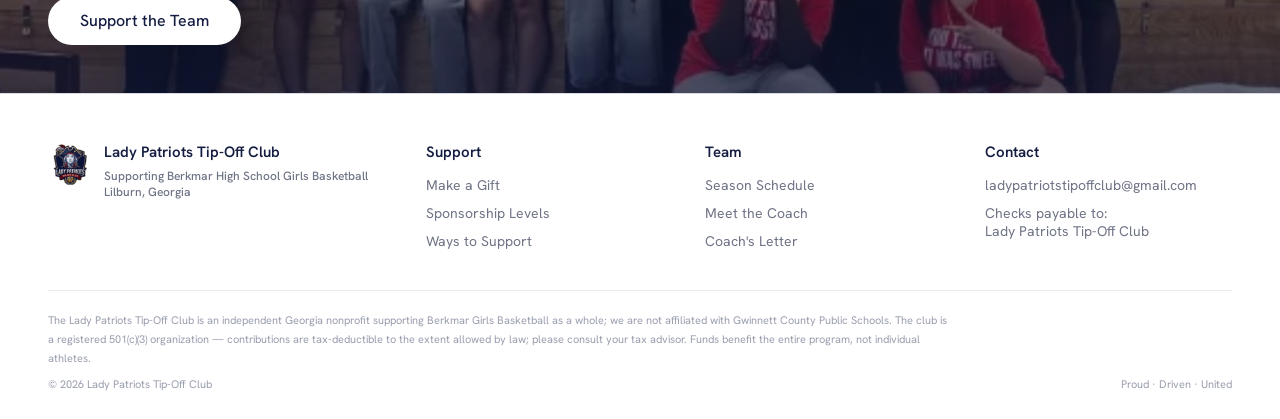
<file: schedule.html>
﻿<!DOCTYPE html>
<html lang="en">
<head>
<meta charset="UTF-8"/>
<meta name="viewport" content="width=device-width, initial-scale=1.0"/>
<title>2026–27 Schedule — Lady Patriots Tip-Off Club</title>
<meta name="description" content="The Berkmar Lady Patriots 2026–27 varsity girls basketball schedule. Home games at Berkmar High School, Lilburn, GA."/>
<link rel="canonical" href="https://ladypatriotstipoffclub.org/schedule"/>
<meta property="og:type" content="website"/>
<meta property="og:site_name" content="Lady Patriots Tip-Off Club"/>
<meta property="og:title" content="2026–27 Schedule — Lady Patriots Tip-Off Club"/>
<meta property="og:description" content="The Berkmar Lady Patriots 2026–27 varsity girls basketball schedule. Home games at Berkmar High School, Lilburn, GA."/>
<meta property="og:url" content="https://ladypatriotstipoffclub.org/schedule"/>
<meta property="og:image" content="https://ladypatriotstipoffclub.org/assets/share-card.jpg"/>
<meta property="og:image:width" content="1200"/>
<meta property="og:image:height" content="630"/>
<meta property="og:image:alt" content="Lady Patriots Tip-Off Club crest"/>
<meta name="twitter:card" content="summary_large_image"/>
<meta name="twitter:title" content="2026–27 Schedule — Lady Patriots Tip-Off Club"/>
<meta name="twitter:description" content="The Berkmar Lady Patriots 2026–27 varsity girls basketball schedule. Home games at Berkmar High School, Lilburn, GA."/>
<meta name="twitter:image" content="https://ladypatriotstipoffclub.org/assets/share-card.jpg"/>
<script type="application/ld+json">
{
  "@context": "https://schema.org",
  "@type": "SportsTeam",
  "name": "Berkmar Lady Patriots",
  "alternateName": "Berkmar High School Girls Basketball",
  "sport": "Basketball",
  "gender": "Female",
  "url": "https://ladypatriotstipoffclub.org/schedule",
  "coach": { "@type": "Person", "name": "Reggie Hairston", "jobTitle": "Head Girls Basketball Coach" },
  "location": { "@type": "Place", "name": "Berkmar High School", "address": { "@type": "PostalAddress", "addressLocality": "Lilburn", "addressRegion": "GA", "addressCountry": "US" } },
  "sponsor": { "@id": "https://ladypatriotstipoffclub.org/#org" }
}
</script>
<link rel="icon" type="image/png" href="assets/logo-lady-patriots.png"/>
<link rel="preconnect" href="https://fonts.googleapis.com"/>
<link rel="preconnect" href="https://fonts.gstatic.com" crossorigin/>
<link href="https://fonts.googleapis.com/css2?family=Anton&family=Hanken+Grotesk:wght@400;500;600;700&display=swap" rel="stylesheet"/>
<link rel="stylesheet" href="site.css?v=9"/>
</head>
<body>

<div class="utility">
  <div class="wrap">
    <span class="u-left">Berkmar High School Girls Basketball · Lilburn, GA</span>
    <div class="u-right">
      <a href="letter">Coach's Letter</a>
      <a href="mailto:ladypatriotstipoffclub@gmail.com">Contact</a>
      <a href="donate"><strong>Donate</strong></a>
    </div>
  </div>
</div>

<nav class="nav" aria-label="Main">
  <div class="wrap">
    <button class="nav-burger" id="burger" aria-expanded="false" aria-controls="drawer" aria-label="Open menu">
      <span></span><span></span><span></span>
    </button>
    <a class="nav-logo" href="./">
      <img src="assets/logo-lady-patriots.png" alt="Lady Patriots Tip-Off Club"/>
      <div>
        <div class="nl-name">Lady Patriots Tip-Off Club</div>
        <div class="nl-sub">A 501(c)(3) nonprofit</div>
      </div>
    </a>
    <div class="nav-links">
      <a href="support">Support</a>
      <a href="sponsorship">Sponsorship</a>
      <a class="active" href="schedule">Schedule</a>
      <a href="coach">Coach</a>
    </div>
    <div class="nav-cta">
      <a class="pill pill-ink pill-sm" href="donate">Donate</a>
    </div>
  </div>
</nav>

<div class="scrim" id="scrim"></div>
<div class="drawer" id="drawer" aria-label="Menu">
  <button class="drawer-close" id="drawerClose" aria-label="Close menu">✕</button>
  <a href="support">Support</a>
  <a href="sponsorship">Sponsorship</a>
  <a href="schedule">Schedule</a>
  <a href="coach">Coach</a>
  <a href="letter">Coach's Letter</a>
  <a class="pill pill-ink" href="donate">Donate</a>
</div>

<header class="page-head">
  <div class="wrap">
    <div class="kicker fx">Varsity Girls Basketball</div>
    <h1 class="fx fx-d1">2026–27 Schedule</h1>
    <p class="sub fx fx-d2">26 games from November to February. Pack the gym — home games are played at Berkmar High School, Lilburn, GA. <a href="#roster">Meet the 2026–27 roster</a>.</p>
  </div>
</header>

<section class="block">
  <div class="wrap">
    <div class="chips fx" role="group" aria-label="Filter schedule">
      <button class="chip active" data-filter="all">All Games</button>
      <button class="chip" data-filter="home">Home</button>
      <button class="chip" data-filter="away">Away</button>
    </div>
    <div class="sched" id="schedList"></div>
    <p class="sched-note">Times subject to change.</p>
  </div>
</section>

<section class="block" id="roster" aria-labelledby="roster-title">
  <div class="wrap">
    <div class="sec-head fx">
      <h2 class="sec-title" id="roster-title">2026–27 Roster</h2>
      <span class="caption">Head Coach Reggie Hairston</span>
    </div>
    <div class="rosters">
    <div class="roster fx">
      <h3 class="r-team">Varsity</h3>
      <ol class="r-list">
        <li><span class="r-no">4</span><span class="r-name">Jackson</span></li>
        <li><span class="r-no">5</span><span class="r-name">Feliz</span></li>
        <li><span class="r-no">10</span><span class="r-name">Nzombeng R.</span></li>
        <li><span class="r-no">11</span><span class="r-name">Santos</span></li>
        <li><span class="r-no">12</span><span class="r-name">Butler</span></li>
        <li><span class="r-no">20</span><span class="r-name">Alonso</span></li>
        <li><span class="r-no">22</span><span class="r-name">Eguabor</span></li>
        <li><span class="r-no">23</span><span class="r-name">Tejeda-Pena</span></li>
        <li><span class="r-no">24</span><span class="r-name">Walker</span></li>
      </ol>
    </div>
    <div class="roster fx fx-d1">
      <h3 class="r-team">Junior Varsity</h3>
      <ol class="r-list">
        <li><span class="r-no">4</span><span class="r-name">Murillo</span></li>
        <li><span class="r-no">5</span><span class="r-name">Parks</span></li>
        <li><span class="r-no">10</span><span class="r-name">Thomas J.</span></li>
        <li><span class="r-no">11</span><span class="r-name">Wright</span></li>
        <li><span class="r-no">12</span><span class="r-name">Nzombeng I.</span></li>
        <li><span class="r-no">15</span><span class="r-name">Nyarko</span></li>
        <li><span class="r-no">21</span><span class="r-name">Clase</span></li>
        <li><span class="r-no">22</span><span class="r-name">Salgado</span></li>
        <li><span class="r-no">24</span><span class="r-name">Thomas M.</span></li>
      </ol>
    </div>
    </div>
  </div>
</section>

<section class="campaign" aria-label="Support the team">
  <img data-parallax="0.08" src="assets/team-photo.webp" alt="The Berkmar Lady Patriots team together"/>
  <div class="c-copy">
    <div class="wrap">
      <h2 class="h-campaign c-title">
        <span class="fx-mask"><span>Pack</span></span>
        <span class="fx-mask fx-d1"><span>The Gym</span></span>
      </h2>
      <a class="pill pill-on-image fx fx-d2" href="donate">Support the Team</a>
    </div>
  </div>
</section>

<footer>
  <div class="wrap">
    <div class="foot-cols">
      <div class="foot-brand">
        <img src="assets/logo-lady-patriots.png" alt="Lady Patriots Tip-Off Club"/>
        <div>
          <div class="foot-key" style="margin-bottom:6px;">Lady Patriots Tip-Off Club</div>
          <div class="caption-sm">Supporting Berkmar High School Girls Basketball<br/>Lilburn, Georgia</div>
        </div>
      </div>
      <div>
        <div class="foot-key">Support</div>
        <ul class="foot-list">
          <li><a href="donate">Make a Gift</a></li>
          <li><a href="sponsorship">Sponsorship Levels</a></li>
          <li><a href="support">Ways to Support</a></li>
        </ul>
      </div>
      <div>
        <div class="foot-key">Team</div>
        <ul class="foot-list">
          <li><a href="schedule">Season Schedule</a></li>
          <li><a href="coach">Meet the Coach</a></li>
          <li><a href="letter">Coach's Letter</a></li>
        </ul>
      </div>
      <div>
        <div class="foot-key">Contact</div>
        <ul class="foot-list">
          <li><a href="mailto:ladypatriotstipoffclub@gmail.com">ladypatriotstipoffclub@gmail.com</a></li>
          <li>Checks payable to:<br/>Lady Patriots Tip-Off Club</li>
        </ul>
      </div>
    </div>
    <div class="foot-fine">
      <p class="legal">The Lady Patriots Tip-Off Club is an independent Georgia nonprofit supporting Berkmar Girls Basketball as a whole; we are not affiliated with Gwinnett County Public Schools. The club is a registered 501(c)(3) organization — contributions are tax-deductible to the extent allowed by law; please consult your tax advisor. Funds benefit the entire program, not individual athletes.</p>
      <div class="row">
        <span>© 2026 Lady Patriots Tip-Off Club</span>
        <span>Proud · Driven · United</span>
      </div>
    </div>
  </div>
</footer>

<div class="donate-bar">
  <a class="pill pill-ink" href="donate">Donate to the Lady Patriots</a>
</div>

<script src="site.js?v=3"></script>
</body>
</html>
</file>
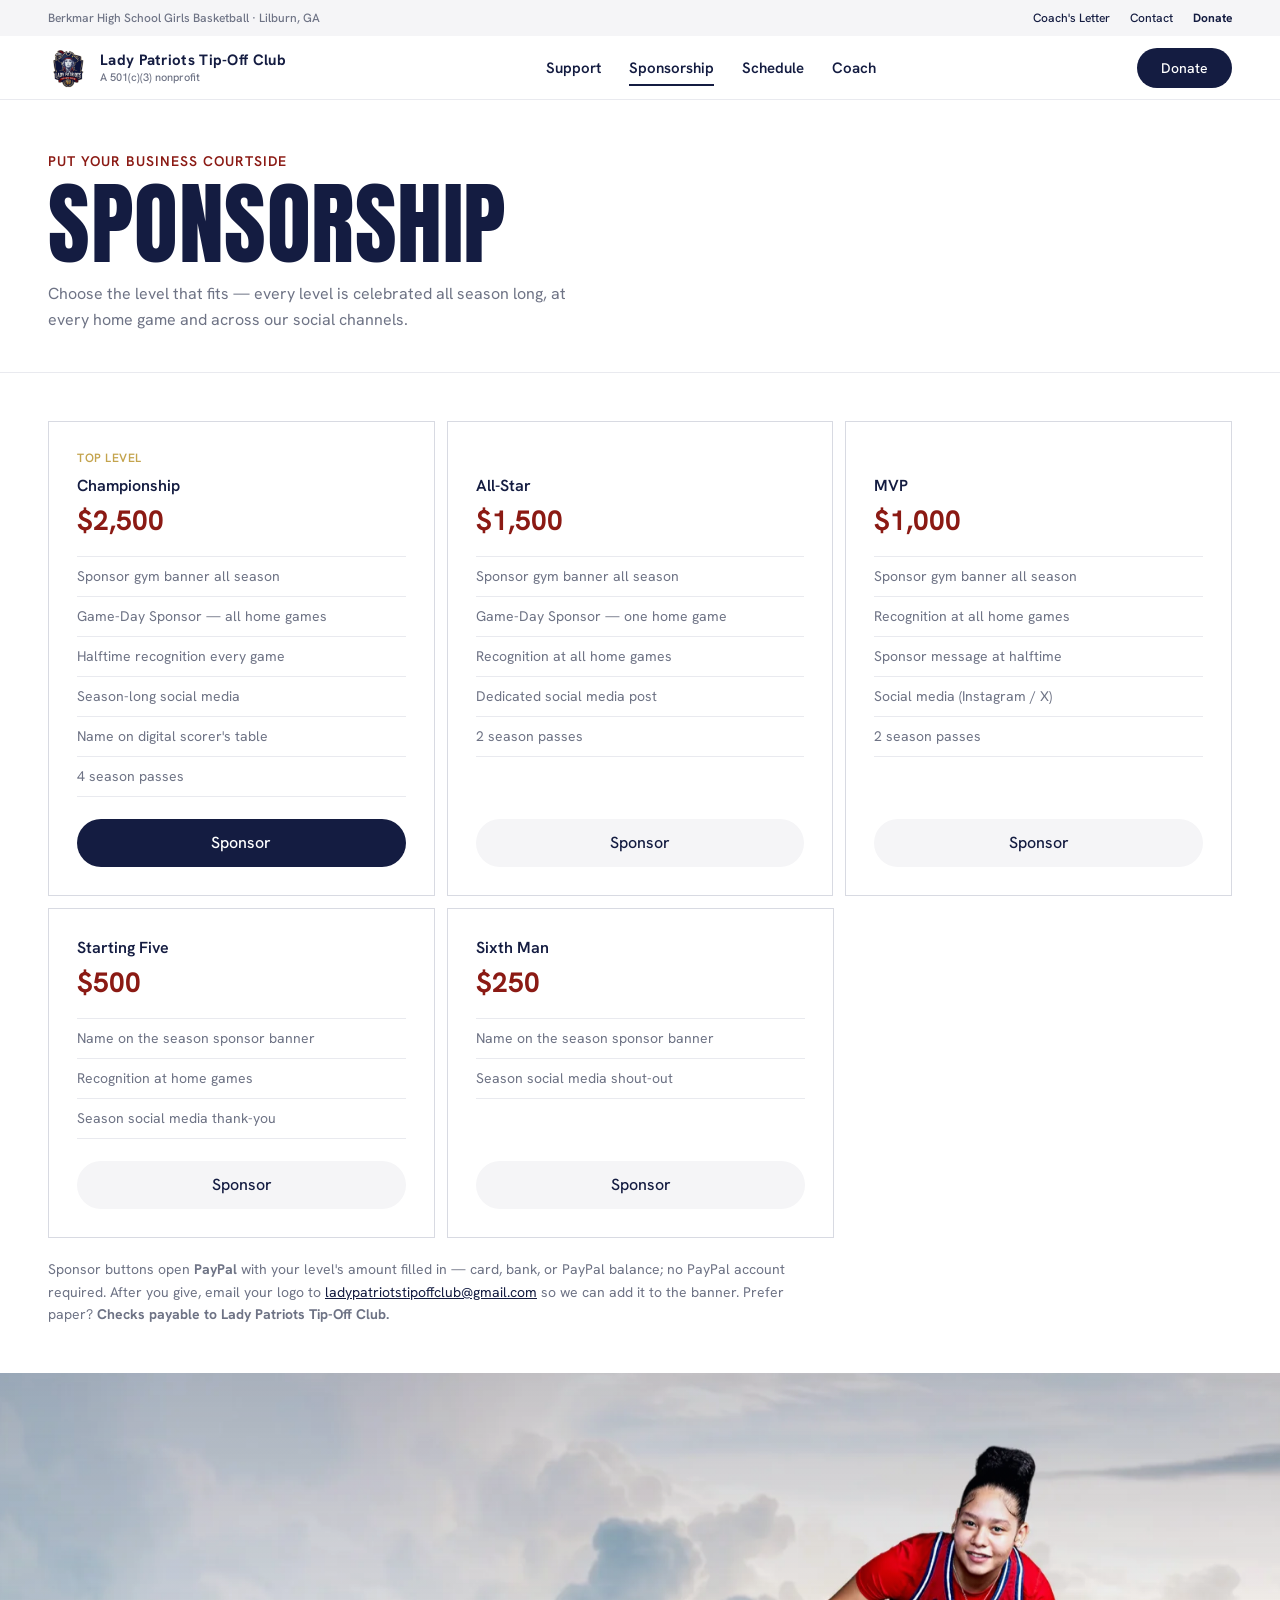
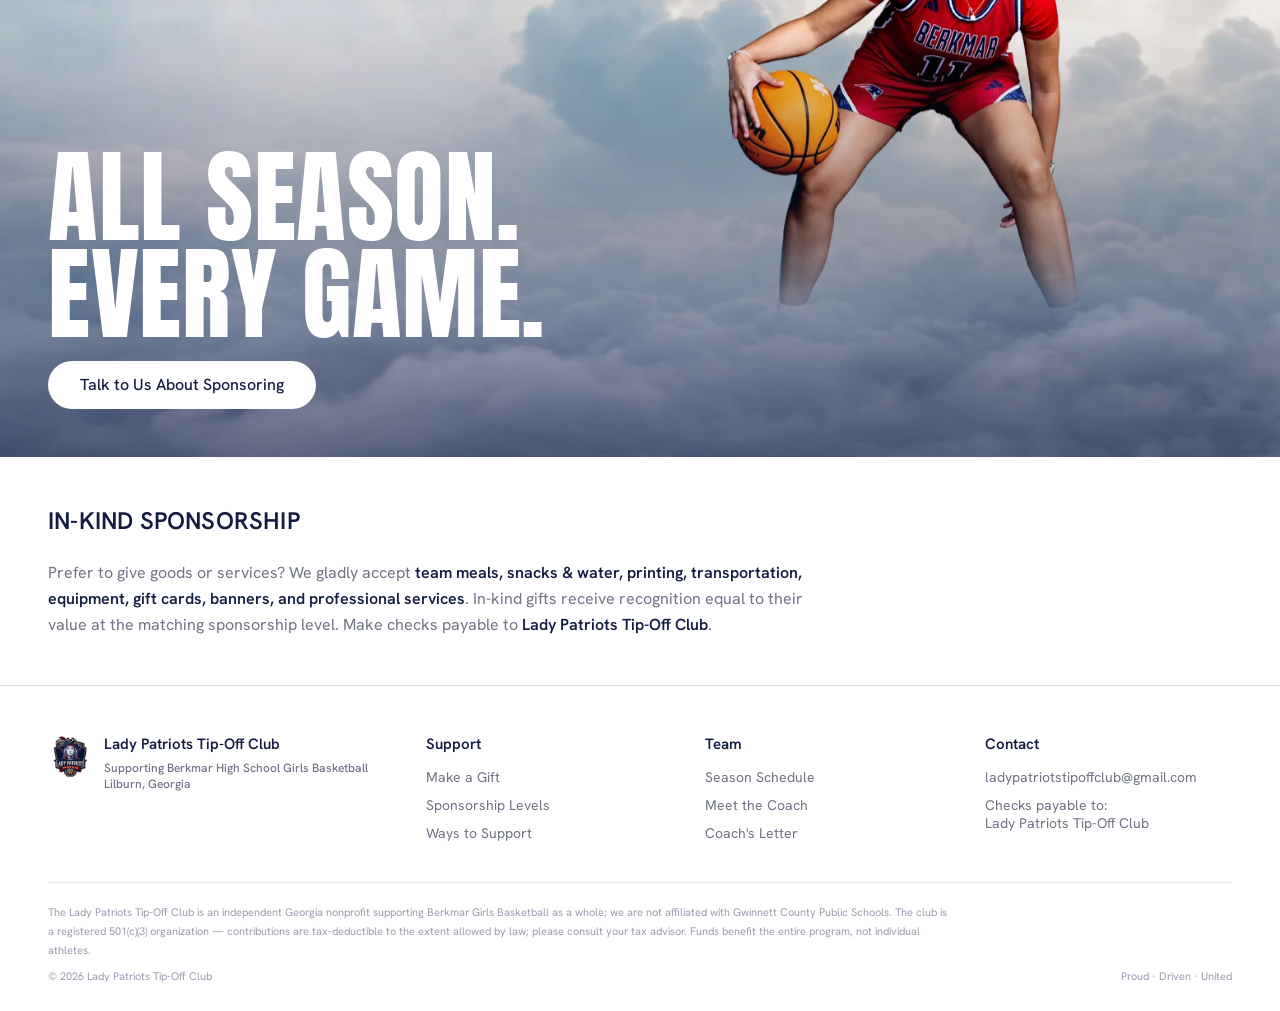
<file: sponsorship.html>
﻿<!DOCTYPE html>
<html lang="en">
<head>
<meta charset="UTF-8"/>
<meta name="viewport" content="width=device-width, initial-scale=1.0"/>
<title>Sponsorship Levels — Lady Patriots Tip-Off Club</title>
<meta name="description" content="Put your business courtside. Sponsor Berkmar Girls Basketball at the Championship, All-Star, MVP, Starting Five, or Sixth Man level."/>
<link rel="canonical" href="https://ladypatriotstipoffclub.org/sponsorship"/>
<meta property="og:type" content="website"/>
<meta property="og:site_name" content="Lady Patriots Tip-Off Club"/>
<meta property="og:title" content="Sponsorship Levels — Lady Patriots Tip-Off Club"/>
<meta property="og:description" content="Put your business courtside. Sponsor Berkmar Girls Basketball at the Championship, All-Star, MVP, Starting Five, or Sixth Man level."/>
<meta property="og:url" content="https://ladypatriotstipoffclub.org/sponsorship"/>
<meta property="og:image" content="https://ladypatriotstipoffclub.org/assets/share-card.jpg"/>
<meta property="og:image:width" content="1200"/>
<meta property="og:image:height" content="630"/>
<meta property="og:image:alt" content="Lady Patriots Tip-Off Club crest"/>
<meta name="twitter:card" content="summary_large_image"/>
<meta name="twitter:title" content="Sponsorship Levels — Lady Patriots Tip-Off Club"/>
<meta name="twitter:description" content="Put your business courtside. Sponsor Berkmar Girls Basketball at the Championship, All-Star, MVP, Starting Five, or Sixth Man level."/>
<meta name="twitter:image" content="https://ladypatriotstipoffclub.org/assets/share-card.jpg"/>
<script type="application/ld+json">
{
  "@context": "https://schema.org",
  "@type": "OfferCatalog",
  "name": "Lady Patriots Tip-Off Club Sponsorship Levels",
  "url": "https://ladypatriotstipoffclub.org/sponsorship",
  "itemListElement": [
    { "@type": "Offer", "name": "Championship Sponsorship", "price": "2500", "priceCurrency": "USD", "description": "Gym banner all season, Game-Day Sponsor at all home games, halftime recognition every game, season-long social media, name on digital scorer's table, 4 season passes." },
    { "@type": "Offer", "name": "All-Star Sponsorship", "price": "1500", "priceCurrency": "USD", "description": "Gym banner all season, Game-Day Sponsor at one home game, recognition at all home games, dedicated social media post, 2 season passes." },
    { "@type": "Offer", "name": "MVP Sponsorship", "price": "1000", "priceCurrency": "USD", "description": "Gym banner all season, recognition at all home games, sponsor message at halftime, social media, 2 season passes." },
    { "@type": "Offer", "name": "Starting Five Sponsorship", "price": "500", "priceCurrency": "USD", "description": "Name on the season sponsor banner, recognition at home games, season social media thank-you." },
    { "@type": "Offer", "name": "Sixth Man Sponsorship", "price": "250", "priceCurrency": "USD", "description": "Name on the season sponsor banner, season social media shout-out." }
  ],
  "provider": { "@id": "https://ladypatriotstipoffclub.org/#org" }
}
</script>
<link rel="icon" type="image/png" href="assets/logo-lady-patriots.png"/>
<link rel="preconnect" href="https://fonts.googleapis.com"/>
<link rel="preconnect" href="https://fonts.gstatic.com" crossorigin/>
<link href="https://fonts.googleapis.com/css2?family=Anton&family=Hanken+Grotesk:wght@400;500;600;700&display=swap" rel="stylesheet"/>
<link rel="stylesheet" href="site.css?v=9"/>
</head>
<body>

<div class="utility">
  <div class="wrap">
    <span class="u-left">Berkmar High School Girls Basketball · Lilburn, GA</span>
    <div class="u-right">
      <a href="letter">Coach's Letter</a>
      <a href="mailto:ladypatriotstipoffclub@gmail.com">Contact</a>
      <a href="donate"><strong>Donate</strong></a>
    </div>
  </div>
</div>

<nav class="nav" aria-label="Main">
  <div class="wrap">
    <button class="nav-burger" id="burger" aria-expanded="false" aria-controls="drawer" aria-label="Open menu">
      <span></span><span></span><span></span>
    </button>
    <a class="nav-logo" href="./">
      <img src="assets/logo-lady-patriots.png" alt="Lady Patriots Tip-Off Club"/>
      <div>
        <div class="nl-name">Lady Patriots Tip-Off Club</div>
        <div class="nl-sub">A 501(c)(3) nonprofit</div>
      </div>
    </a>
    <div class="nav-links">
      <a href="support">Support</a>
      <a class="active" href="sponsorship">Sponsorship</a>
      <a href="schedule">Schedule</a>
      <a href="coach">Coach</a>
    </div>
    <div class="nav-cta">
      <a class="pill pill-ink pill-sm" href="donate">Donate</a>
    </div>
  </div>
</nav>

<div class="scrim" id="scrim"></div>
<div class="drawer" id="drawer" aria-label="Menu">
  <button class="drawer-close" id="drawerClose" aria-label="Close menu">✕</button>
  <a href="support">Support</a>
  <a href="sponsorship">Sponsorship</a>
  <a href="schedule">Schedule</a>
  <a href="coach">Coach</a>
  <a href="letter">Coach's Letter</a>
  <a class="pill pill-ink" href="donate">Donate</a>
</div>

<header class="page-head">
  <div class="wrap">
    <div class="kicker fx">Put your business courtside</div>
    <h1 class="fx fx-d1">Sponsorship</h1>
    <p class="sub fx fx-d2">Choose the level that fits — every level is celebrated all season long, at every home game and across our social channels.</p>
  </div>
</header>

<section class="block">
  <div class="wrap">
    <div class="levels">
      <div class="level fx">
        <div class="lv-flag">Top Level</div>
        <div class="lv-name">Championship</div>
        <div class="lv-price">$2,500</div>
        <ul>
          <li>Sponsor gym banner all season</li>
          <li>Game-Day Sponsor — all home games</li>
          <li>Halftime recognition every game</li>
          <li>Season-long social media</li>
          <li>Name on digital scorer's table</li>
          <li>4 season passes</li>
        </ul>
        <a class="pill pill-ink" href="https://www.paypal.com/donate/?business=ladypatriotstipoffclub%40gmail.com&amp;currency_code=USD&amp;amount=2500&amp;item_name=Championship+Sponsorship+-+Lady+Patriots+Tip-Off+Club&amp;return=https%3A%2F%2Fladypatriotstipoffclub.org%2Fthank-you&amp;cancel_return=https%3A%2F%2Fladypatriotstipoffclub.org%2Fcancelled" target="_blank" rel="noopener" aria-label="Sponsor at the Championship level ($2,500) on PayPal">Sponsor</a>
      </div>
      <div class="level fx fx-d1">
        <div class="lv-flag"></div>
        <div class="lv-name">All-Star</div>
        <div class="lv-price">$1,500</div>
        <ul>
          <li>Sponsor gym banner all season</li>
          <li>Game-Day Sponsor — one home game</li>
          <li>Recognition at all home games</li>
          <li>Dedicated social media post</li>
          <li>2 season passes</li>
        </ul>
        <a class="pill pill-cloud" href="https://www.paypal.com/donate/?business=ladypatriotstipoffclub%40gmail.com&amp;currency_code=USD&amp;amount=1500&amp;item_name=All-Star+Sponsorship+-+Lady+Patriots+Tip-Off+Club&amp;return=https%3A%2F%2Fladypatriotstipoffclub.org%2Fthank-you&amp;cancel_return=https%3A%2F%2Fladypatriotstipoffclub.org%2Fcancelled" target="_blank" rel="noopener" aria-label="Sponsor at the All-Star level ($1,500) on PayPal">Sponsor</a>
      </div>
      <div class="level fx fx-d2">
        <div class="lv-flag"></div>
        <div class="lv-name">MVP</div>
        <div class="lv-price">$1,000</div>
        <ul>
          <li>Sponsor gym banner all season</li>
          <li>Recognition at all home games</li>
          <li>Sponsor message at halftime</li>
          <li>Social media (Instagram / X)</li>
          <li>2 season passes</li>
        </ul>
        <a class="pill pill-cloud" href="https://www.paypal.com/donate/?business=ladypatriotstipoffclub%40gmail.com&amp;currency_code=USD&amp;amount=1000&amp;item_name=MVP+Sponsorship+-+Lady+Patriots+Tip-Off+Club&amp;return=https%3A%2F%2Fladypatriotstipoffclub.org%2Fthank-you&amp;cancel_return=https%3A%2F%2Fladypatriotstipoffclub.org%2Fcancelled" target="_blank" rel="noopener" aria-label="Sponsor at the MVP level ($1,000) on PayPal">Sponsor</a>
      </div>
    </div>
    <div class="levels-minor">
      <div class="level fx">
        <div class="lv-name">Starting Five</div>
        <div class="lv-price">$500</div>
        <ul>
          <li>Name on the season sponsor banner</li>
          <li>Recognition at home games</li>
          <li>Season social media thank-you</li>
        </ul>
        <a class="pill pill-cloud" href="https://www.paypal.com/donate/?business=ladypatriotstipoffclub%40gmail.com&amp;currency_code=USD&amp;amount=500&amp;item_name=Starting+Five+Sponsorship+-+Lady+Patriots+Tip-Off+Club&amp;return=https%3A%2F%2Fladypatriotstipoffclub.org%2Fthank-you&amp;cancel_return=https%3A%2F%2Fladypatriotstipoffclub.org%2Fcancelled" target="_blank" rel="noopener" aria-label="Sponsor at the Starting Five level ($500) on PayPal">Sponsor</a>
      </div>
      <div class="level fx fx-d1">
        <div class="lv-name">Sixth Man</div>
        <div class="lv-price">$250</div>
        <ul>
          <li>Name on the season sponsor banner</li>
          <li>Season social media shout-out</li>
        </ul>
        <a class="pill pill-cloud" href="https://www.paypal.com/donate/?business=ladypatriotstipoffclub%40gmail.com&amp;currency_code=USD&amp;amount=250&amp;item_name=Sixth+Man+Sponsorship+-+Lady+Patriots+Tip-Off+Club&amp;return=https%3A%2F%2Fladypatriotstipoffclub.org%2Fthank-you&amp;cancel_return=https%3A%2F%2Fladypatriotstipoffclub.org%2Fcancelled" target="_blank" rel="noopener" aria-label="Sponsor at the Sixth Man level ($250) on PayPal">Sponsor</a>
      </div>
    </div>
    <p class="lv-note">Sponsor buttons open <strong>PayPal</strong> with your level's amount filled in — card, bank, or PayPal balance; no PayPal account required. After you give, email your logo to <a href="mailto:ladypatriotstipoffclub@gmail.com?subject=Sponsor%20Logo">ladypatriotstipoffclub@gmail.com</a> so we can add it to the banner. Prefer paper? <strong>Checks payable to Lady Patriots Tip-Off Club.</strong></p>
  </div>
</section>

<section class="campaign" aria-label="Sponsor the season">
  <img data-parallax="0.08" src="assets/campaign-dribble.webp" alt="Lady Patriots #11 dribbling low" style="--pos: center 30%; --pos-m: 88% center;"/>
  <div class="c-copy">
    <div class="wrap">
      <h2 class="h-campaign c-title">
        <span class="fx-mask"><span>All Season.</span></span>
        <span class="fx-mask fx-d1"><span>Every Game.</span></span>
      </h2>
      <a class="pill pill-on-image fx fx-d2" href="mailto:ladypatriotstipoffclub@gmail.com?subject=Sponsorship%20Inquiry">Talk to Us About Sponsoring</a>
    </div>
  </div>
</section>

<section class="block">
  <div class="wrap">
    <div class="sec-head fx">
      <h2 class="h-section">In-Kind Sponsorship</h2>
    </div>
    <p class="body-md fx" style="max-width: 780px;">Prefer to give goods or services? We gladly accept <strong>team meals, snacks &amp; water, printing, transportation, equipment, gift cards, banners, and professional services</strong>. In-kind gifts receive recognition equal to their value at the matching sponsorship level. Make checks payable to <strong>Lady Patriots Tip-Off Club</strong>.</p>
  </div>
</section>

<footer>
  <div class="wrap">
    <div class="foot-cols">
      <div class="foot-brand">
        <img src="assets/logo-lady-patriots.png" alt="Lady Patriots Tip-Off Club"/>
        <div>
          <div class="foot-key" style="margin-bottom:6px;">Lady Patriots Tip-Off Club</div>
          <div class="caption-sm">Supporting Berkmar High School Girls Basketball<br/>Lilburn, Georgia</div>
        </div>
      </div>
      <div>
        <div class="foot-key">Support</div>
        <ul class="foot-list">
          <li><a href="donate">Make a Gift</a></li>
          <li><a href="sponsorship">Sponsorship Levels</a></li>
          <li><a href="support">Ways to Support</a></li>
        </ul>
      </div>
      <div>
        <div class="foot-key">Team</div>
        <ul class="foot-list">
          <li><a href="schedule">Season Schedule</a></li>
          <li><a href="coach">Meet the Coach</a></li>
          <li><a href="letter">Coach's Letter</a></li>
        </ul>
      </div>
      <div>
        <div class="foot-key">Contact</div>
        <ul class="foot-list">
          <li><a href="mailto:ladypatriotstipoffclub@gmail.com">ladypatriotstipoffclub@gmail.com</a></li>
          <li>Checks payable to:<br/>Lady Patriots Tip-Off Club</li>
        </ul>
      </div>
    </div>
    <div class="foot-fine">
      <p class="legal">The Lady Patriots Tip-Off Club is an independent Georgia nonprofit supporting Berkmar Girls Basketball as a whole; we are not affiliated with Gwinnett County Public Schools. The club is a registered 501(c)(3) organization — contributions are tax-deductible to the extent allowed by law; please consult your tax advisor. Funds benefit the entire program, not individual athletes.</p>
      <div class="row">
        <span>© 2026 Lady Patriots Tip-Off Club</span>
        <span>Proud · Driven · United</span>
      </div>
    </div>
  </div>
</footer>

<div class="donate-bar">
  <a class="pill pill-ink" href="donate">Donate to the Lady Patriots</a>
</div>

<script src="site.js?v=3"></script>
</body>
</html>
</file>
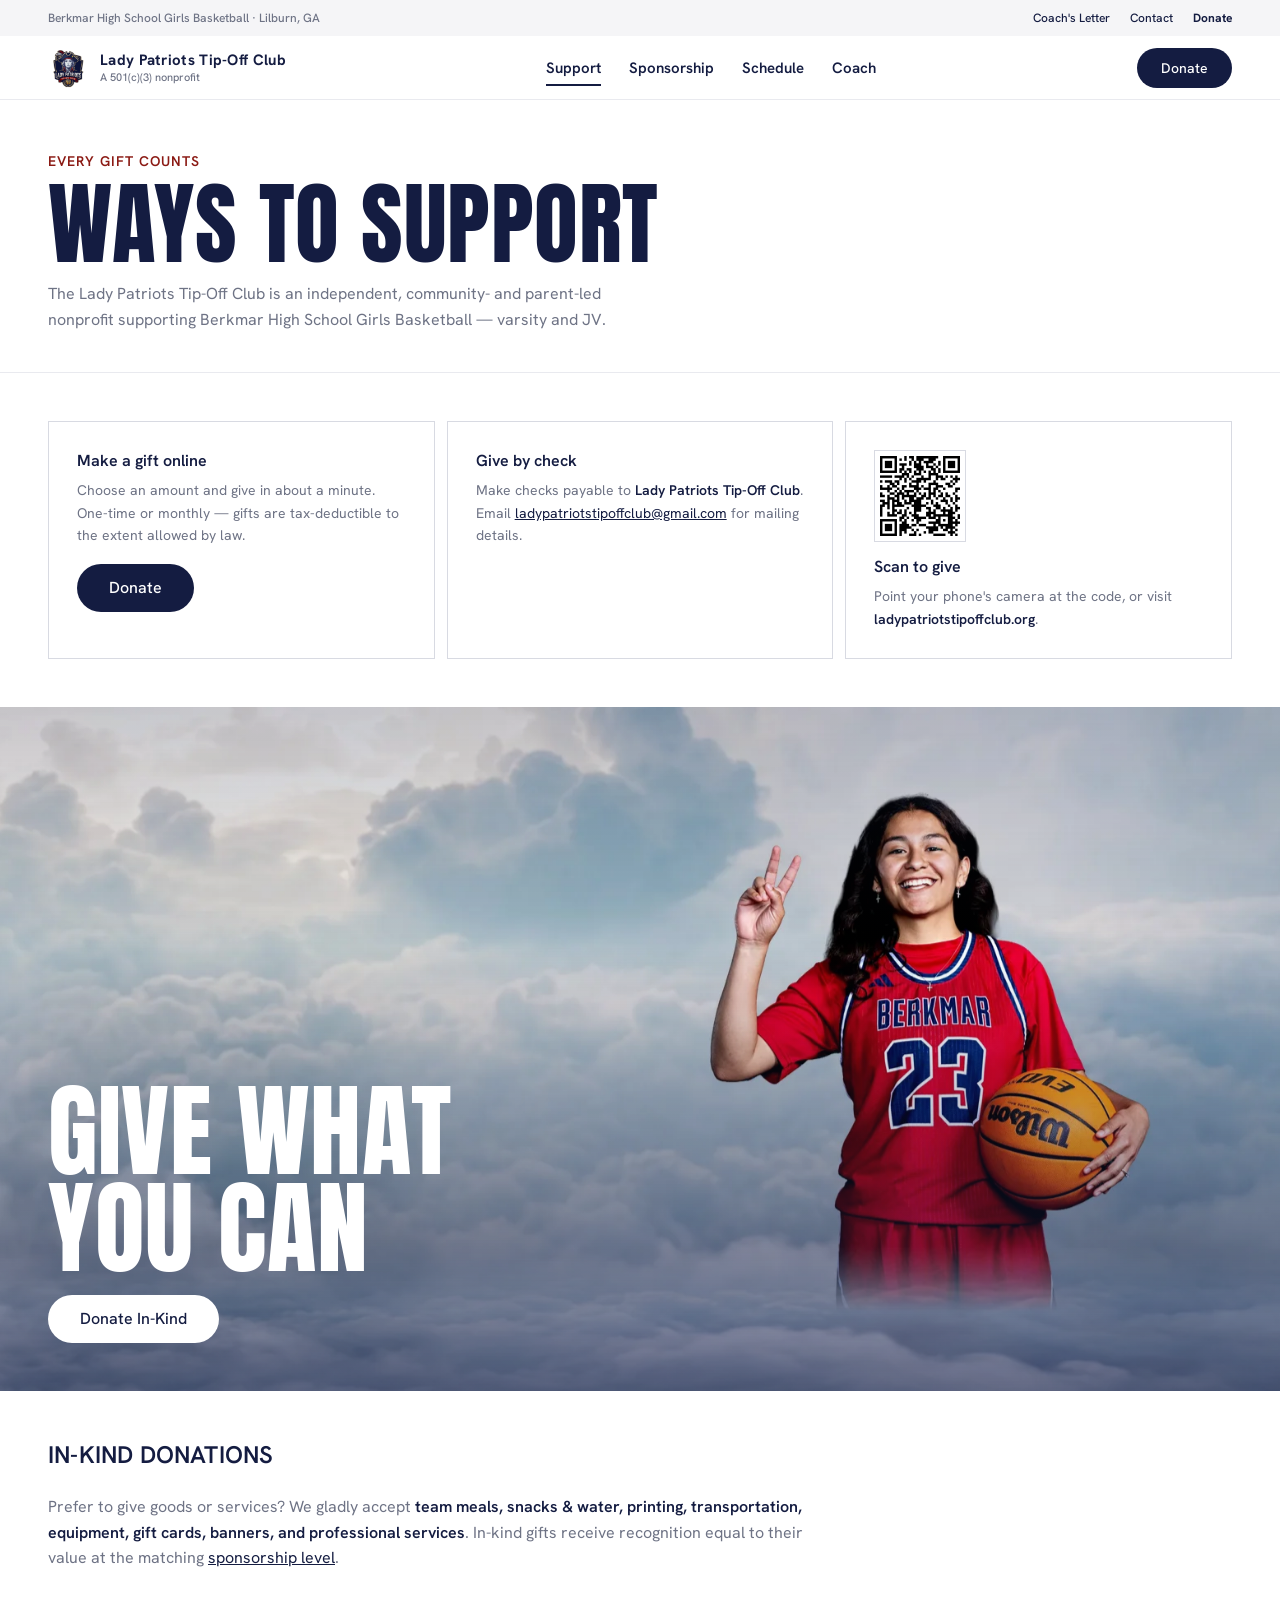
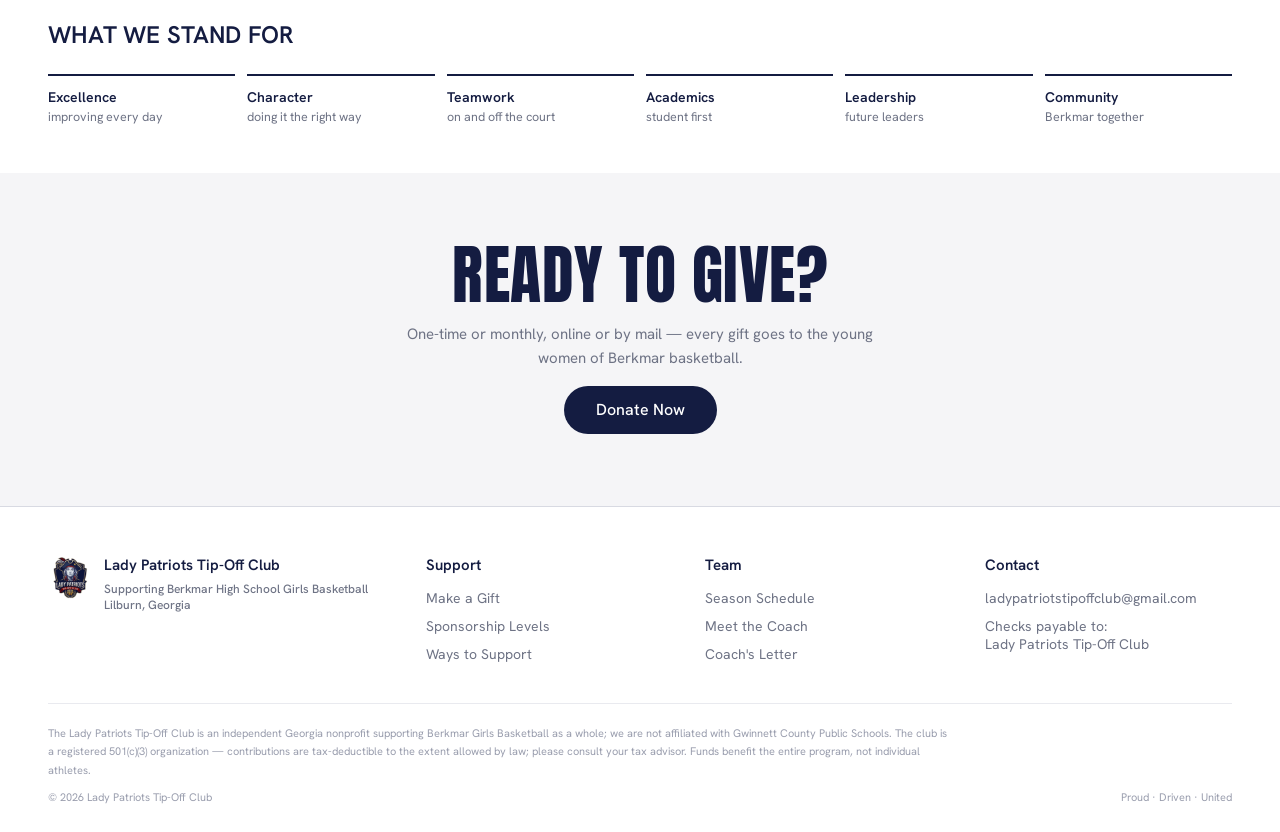
<file: support.html>
﻿<!DOCTYPE html>
<html lang="en">
<head>
<meta charset="UTF-8"/>
<meta name="viewport" content="width=device-width, initial-scale=1.0"/>
<title>Ways to Support — Lady Patriots Tip-Off Club</title>
<meta name="description" content="Support Berkmar Girls Basketball: make a gift, give by check, scan to give, or donate in-kind. The Lady Patriots Tip-Off Club is a registered 501(c)(3)."/>
<link rel="canonical" href="https://ladypatriotstipoffclub.org/support"/>
<meta property="og:type" content="website"/>
<meta property="og:site_name" content="Lady Patriots Tip-Off Club"/>
<meta property="og:title" content="Ways to Support — Lady Patriots Tip-Off Club"/>
<meta property="og:description" content="Support Berkmar Girls Basketball: make a gift, give by check, scan to give, or donate in-kind. The Lady Patriots Tip-Off Club is a registered 501(c)(3)."/>
<meta property="og:url" content="https://ladypatriotstipoffclub.org/support"/>
<meta property="og:image" content="https://ladypatriotstipoffclub.org/assets/share-card.jpg"/>
<meta property="og:image:width" content="1200"/>
<meta property="og:image:height" content="630"/>
<meta property="og:image:alt" content="Lady Patriots Tip-Off Club crest"/>
<meta name="twitter:card" content="summary_large_image"/>
<meta name="twitter:title" content="Ways to Support — Lady Patriots Tip-Off Club"/>
<meta name="twitter:description" content="Support Berkmar Girls Basketball: make a gift, give by check, scan to give, or donate in-kind. The Lady Patriots Tip-Off Club is a registered 501(c)(3)."/>
<meta name="twitter:image" content="https://ladypatriotstipoffclub.org/assets/share-card.jpg"/>
<link rel="icon" type="image/png" href="assets/logo-lady-patriots.png"/>
<link rel="preconnect" href="https://fonts.googleapis.com"/>
<link rel="preconnect" href="https://fonts.gstatic.com" crossorigin/>
<link href="https://fonts.googleapis.com/css2?family=Anton&family=Hanken+Grotesk:wght@400;500;600;700&display=swap" rel="stylesheet"/>
<link rel="stylesheet" href="site.css?v=9"/>
</head>
<body>

<div class="utility">
  <div class="wrap">
    <span class="u-left">Berkmar High School Girls Basketball · Lilburn, GA</span>
    <div class="u-right">
      <a href="letter">Coach's Letter</a>
      <a href="mailto:ladypatriotstipoffclub@gmail.com">Contact</a>
      <a href="donate"><strong>Donate</strong></a>
    </div>
  </div>
</div>

<nav class="nav" aria-label="Main">
  <div class="wrap">
    <button class="nav-burger" id="burger" aria-expanded="false" aria-controls="drawer" aria-label="Open menu">
      <span></span><span></span><span></span>
    </button>
    <a class="nav-logo" href="./">
      <img src="assets/logo-lady-patriots.png" alt="Lady Patriots Tip-Off Club"/>
      <div>
        <div class="nl-name">Lady Patriots Tip-Off Club</div>
        <div class="nl-sub">A 501(c)(3) nonprofit</div>
      </div>
    </a>
    <div class="nav-links">
      <a class="active" href="support">Support</a>
      <a href="sponsorship">Sponsorship</a>
      <a href="schedule">Schedule</a>
      <a href="coach">Coach</a>
    </div>
    <div class="nav-cta">
      <a class="pill pill-ink pill-sm" href="donate">Donate</a>
    </div>
  </div>
</nav>

<div class="scrim" id="scrim"></div>
<div class="drawer" id="drawer" aria-label="Menu">
  <button class="drawer-close" id="drawerClose" aria-label="Close menu">✕</button>
  <a href="support">Support</a>
  <a href="sponsorship">Sponsorship</a>
  <a href="schedule">Schedule</a>
  <a href="coach">Coach</a>
  <a href="letter">Coach's Letter</a>
  <a class="pill pill-ink" href="donate">Donate</a>
</div>

<header class="page-head">
  <div class="wrap">
    <div class="kicker fx">Every gift counts</div>
    <h1 class="fx fx-d1">Ways to Support</h1>
    <p class="sub fx fx-d2">The Lady Patriots Tip-Off Club is an independent, community- and parent-led nonprofit supporting Berkmar High School Girls Basketball — varsity and JV.</p>
  </div>
</header>

<section class="block">
  <div class="wrap">
    <div class="give-grid">
      <div class="give-card fx">
        <div class="g-t">Make a gift online</div>
        <p>Choose an amount and give in about a minute. One-time or monthly — gifts are tax-deductible to the extent allowed by law.</p>
        <a class="pill pill-ink" href="donate">Donate</a>
      </div>
      <div class="give-card fx fx-d1">
        <div class="g-t">Give by check</div>
        <p>Make checks payable to <strong>Lady Patriots Tip-Off Club</strong>. Email <a href="mailto:ladypatriotstipoffclub@gmail.com" style="text-decoration:underline;">ladypatriotstipoffclub@gmail.com</a> for mailing details.</p>
      </div>
      <div class="give-card fx fx-d2">
        <img class="qr" src="assets/qr-give.png" alt="QR code — scan to give at ladypatriotstipoffclub.org"/>
        <div class="g-t">Scan to give</div>
        <p>Point your phone's camera at the code, or visit <strong>ladypatriotstipoffclub.org</strong>.</p>
      </div>
    </div>
  </div>
</section>

<section class="campaign" aria-label="Donate in-kind">
  <img data-parallax="0.08" src="assets/campaign-23.webp" alt="Lady Patriots #23 holding a basketball and flashing a peace sign" style="--pos-m: 88% center;"/>
  <div class="c-copy">
    <div class="wrap">
      <h2 class="h-campaign c-title">
        <span class="fx-mask"><span>Give What</span></span>
        <span class="fx-mask fx-d1"><span>You Can</span></span>
      </h2>
      <a class="pill pill-on-image fx fx-d2" href="mailto:ladypatriotstipoffclub@gmail.com?subject=In-Kind%20Donation">Donate In-Kind</a>
    </div>
  </div>
</section>

<section class="block">
  <div class="wrap">
    <div class="sec-head fx">
      <h2 class="h-section">In-Kind Donations</h2>
    </div>
    <div class="give-grid">
      <p class="body-md fx" style="grid-column: 1 / -1; max-width: 780px;">Prefer to give goods or services? We gladly accept <strong>team meals, snacks &amp; water, printing, transportation, equipment, gift cards, banners, and professional services</strong>. In-kind gifts receive recognition equal to their value at the matching <a href="sponsorship" style="text-decoration:underline;">sponsorship level</a>.</p>
    </div>
  </div>
</section>

<section class="block" style="padding-top: 0;">
  <div class="wrap">
    <div class="sec-head fx">
      <h2 class="h-section">What We Stand For</h2>
    </div>
    <div class="values">
      <div class="value fx"><div class="v-n">Excellence</div><div class="v-g">improving every day</div></div>
      <div class="value fx fx-d1"><div class="v-n">Character</div><div class="v-g">doing it the right way</div></div>
      <div class="value fx fx-d2"><div class="v-n">Teamwork</div><div class="v-g">on and off the court</div></div>
      <div class="value fx"><div class="v-n">Academics</div><div class="v-g">student first</div></div>
      <div class="value fx fx-d1"><div class="v-n">Leadership</div><div class="v-g">future leaders</div></div>
      <div class="value fx fx-d2"><div class="v-n">Community</div><div class="v-g">Berkmar together</div></div>
    </div>
  </div>
</section>

<section class="lockup">
  <div class="wrap">
    <div class="l-title fx">Ready to Give?</div>
    <p class="l-sub fx fx-d1">One-time or monthly, online or by mail — every gift goes to the young women of Berkmar basketball.</p>
    <a class="pill pill-ink fx fx-d2" href="donate">Donate Now</a>
  </div>
</section>

<footer>
  <div class="wrap">
    <div class="foot-cols">
      <div class="foot-brand">
        <img src="assets/logo-lady-patriots.png" alt="Lady Patriots Tip-Off Club"/>
        <div>
          <div class="foot-key" style="margin-bottom:6px;">Lady Patriots Tip-Off Club</div>
          <div class="caption-sm">Supporting Berkmar High School Girls Basketball<br/>Lilburn, Georgia</div>
        </div>
      </div>
      <div>
        <div class="foot-key">Support</div>
        <ul class="foot-list">
          <li><a href="donate">Make a Gift</a></li>
          <li><a href="sponsorship">Sponsorship Levels</a></li>
          <li><a href="support">Ways to Support</a></li>
        </ul>
      </div>
      <div>
        <div class="foot-key">Team</div>
        <ul class="foot-list">
          <li><a href="schedule">Season Schedule</a></li>
          <li><a href="coach">Meet the Coach</a></li>
          <li><a href="letter">Coach's Letter</a></li>
        </ul>
      </div>
      <div>
        <div class="foot-key">Contact</div>
        <ul class="foot-list">
          <li><a href="mailto:ladypatriotstipoffclub@gmail.com">ladypatriotstipoffclub@gmail.com</a></li>
          <li>Checks payable to:<br/>Lady Patriots Tip-Off Club</li>
        </ul>
      </div>
    </div>
    <div class="foot-fine">
      <p class="legal">The Lady Patriots Tip-Off Club is an independent Georgia nonprofit supporting Berkmar Girls Basketball as a whole; we are not affiliated with Gwinnett County Public Schools. The club is a registered 501(c)(3) organization — contributions are tax-deductible to the extent allowed by law; please consult your tax advisor. Funds benefit the entire program, not individual athletes.</p>
      <div class="row">
        <span>© 2026 Lady Patriots Tip-Off Club</span>
        <span>Proud · Driven · United</span>
      </div>
    </div>
  </div>
</footer>

<div class="donate-bar">
  <a class="pill pill-ink" href="donate">Donate to the Lady Patriots</a>
</div>

<script src="site.js?v=3"></script>
</body>
</html>
</file>
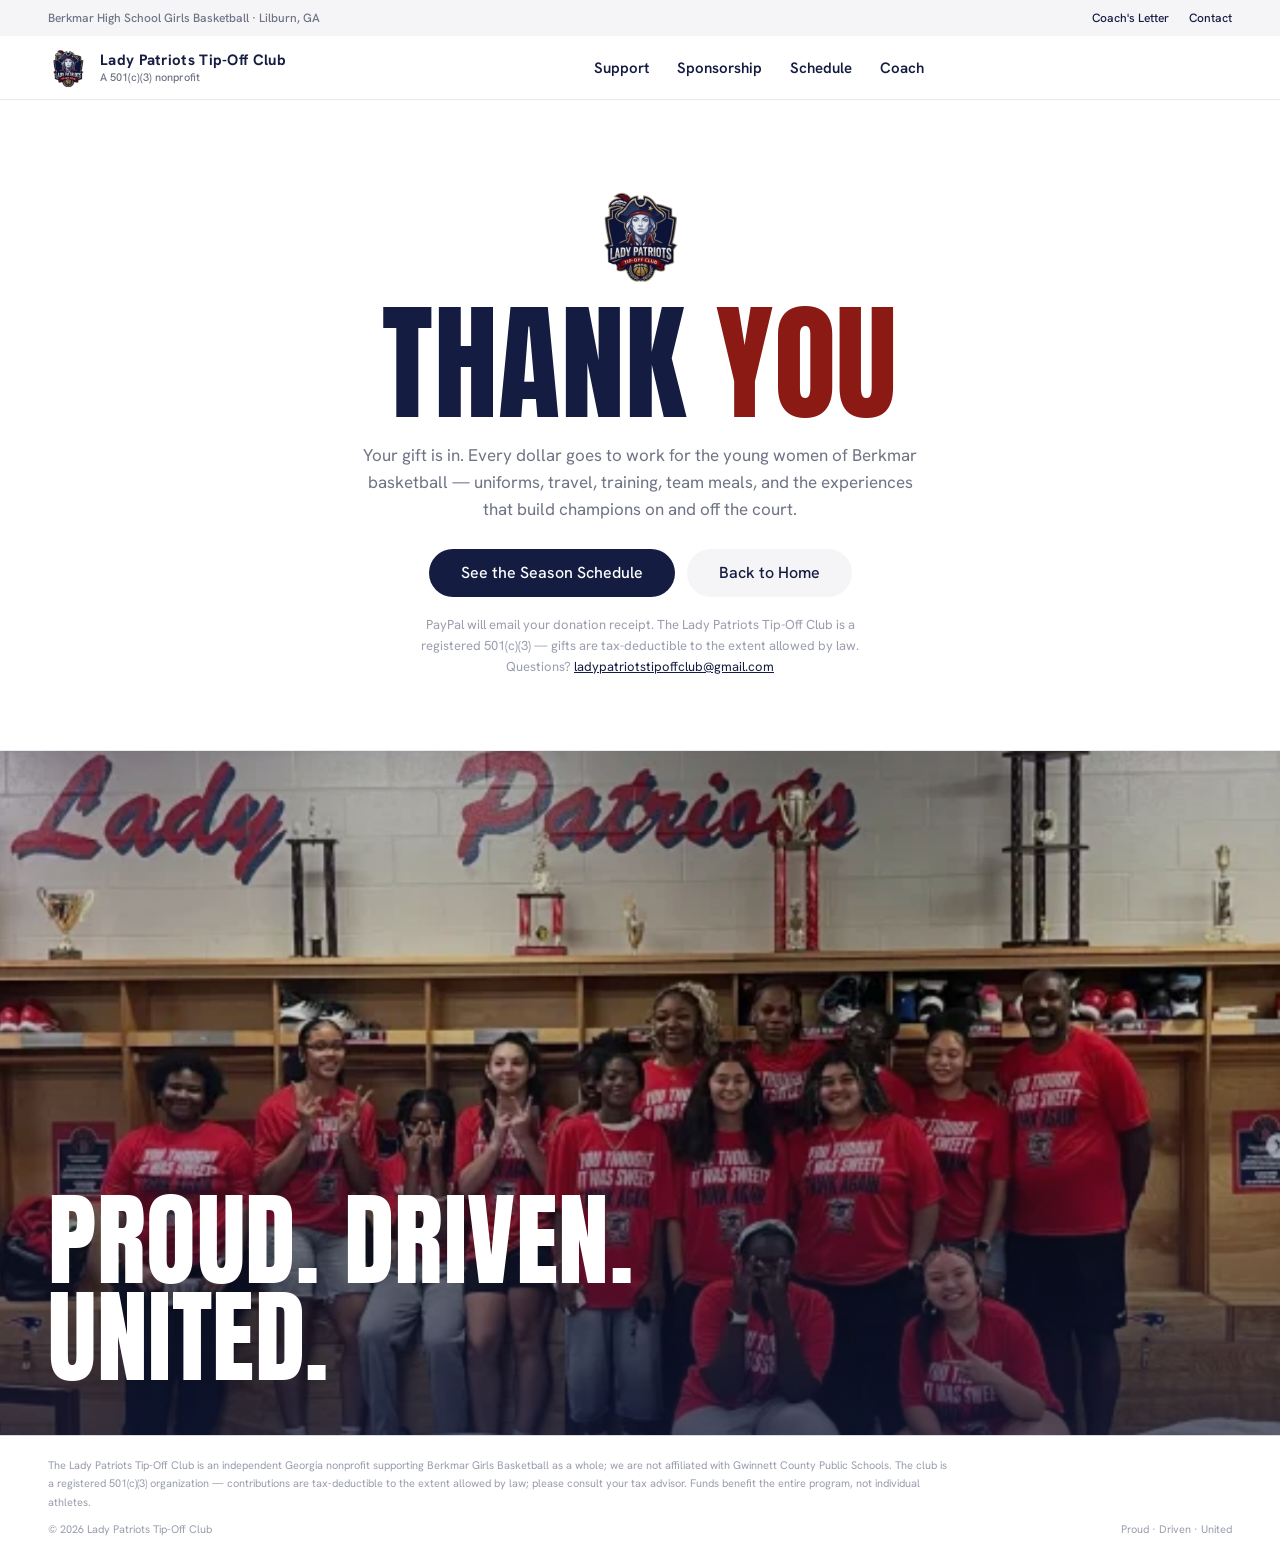
<file: thank-you.html>
﻿<!DOCTYPE html>
<html lang="en">
<head>
<meta charset="UTF-8"/>
<meta name="viewport" content="width=device-width, initial-scale=1.0"/>
<title>Thank You — Lady Patriots Tip-Off Club</title>
<meta name="description" content="Thank you for supporting Berkmar High School Girls Basketball."/>
<link rel="canonical" href="https://ladypatriotstipoffclub.org/thank-you"/>
<meta property="og:type" content="website"/>
<meta property="og:site_name" content="Lady Patriots Tip-Off Club"/>
<meta property="og:title" content="Thank You — Lady Patriots Tip-Off Club"/>
<meta property="og:description" content="Thank you for supporting Berkmar High School Girls Basketball."/>
<meta property="og:url" content="https://ladypatriotstipoffclub.org/thank-you"/>
<meta property="og:image" content="https://ladypatriotstipoffclub.org/assets/share-card.jpg"/>
<meta property="og:image:width" content="1200"/>
<meta property="og:image:height" content="630"/>
<meta property="og:image:alt" content="Lady Patriots Tip-Off Club crest"/>
<meta name="twitter:card" content="summary_large_image"/>
<meta name="twitter:title" content="Thank You — Lady Patriots Tip-Off Club"/>
<meta name="twitter:description" content="Thank you for supporting Berkmar High School Girls Basketball."/>
<meta name="twitter:image" content="https://ladypatriotstipoffclub.org/assets/share-card.jpg"/>
<meta name="robots" content="noindex"/>
<link rel="icon" type="image/png" href="assets/logo-lady-patriots.png"/>
<link rel="preconnect" href="https://fonts.googleapis.com"/>
<link rel="preconnect" href="https://fonts.gstatic.com" crossorigin/>
<link href="https://fonts.googleapis.com/css2?family=Anton&family=Hanken+Grotesk:wght@400;500;600;700&display=swap" rel="stylesheet"/>
<link rel="stylesheet" href="site.css?v=9"/>
<style>
  .status-hero { border-bottom: 1px solid var(--hairline-soft); }
  .status-hero .wrap { padding: 88px 48px 72px; display: flex; flex-direction: column; align-items: center; text-align: center; gap: 18px; }
  .status-hero img.crest { height: 96px; }
  .status-hero h1 {
    font-family: var(--font-campaign); font-weight: 400; text-transform: uppercase;
    font-size: clamp(64px, 10vw, 140px); line-height: 0.95; letter-spacing: 0.5px; color: var(--ink);
  }
  .status-hero h1 .accent { color: var(--crimson); }
  .status-hero .lede { font-size: 17px; color: var(--mute); line-height: 1.6; max-width: 560px; }
  .status-hero .ctas { display: flex; gap: 12px; flex-wrap: wrap; justify-content: center; margin-top: 8px; }
  .receipt-note { font-size: 13px; color: var(--stone); max-width: 480px; line-height: 1.6; }
  @media (max-width: 760px) {
    .status-hero .wrap { padding: 56px 24px 48px; }
    .status-hero .ctas .pill { flex: 1 1 auto; }
  }
</style>
</head>
<body>

<div class="utility">
  <div class="wrap">
    <span class="u-left">Berkmar High School Girls Basketball · Lilburn, GA</span>
    <div class="u-right">
      <a href="letter">Coach's Letter</a>
      <a href="mailto:ladypatriotstipoffclub@gmail.com">Contact</a>
    </div>
  </div>
</div>

<nav class="nav" aria-label="Main">
  <div class="wrap">
    <button class="nav-burger" id="burger" aria-expanded="false" aria-controls="drawer" aria-label="Open menu">
      <span></span><span></span><span></span>
    </button>
    <a class="nav-logo" href="./">
      <img src="assets/logo-lady-patriots.png" alt="Lady Patriots Tip-Off Club"/>
      <div>
        <div class="nl-name">Lady Patriots Tip-Off Club</div>
        <div class="nl-sub">A 501(c)(3) nonprofit</div>
      </div>
    </a>
    <div class="nav-links">
      <a href="support">Support</a>
      <a href="sponsorship">Sponsorship</a>
      <a href="schedule">Schedule</a>
      <a href="coach">Coach</a>
    </div>
    <div class="nav-cta"></div>
  </div>
</nav>

<div class="scrim" id="scrim"></div>
<div class="drawer" id="drawer" aria-label="Menu">
  <button class="drawer-close" id="drawerClose" aria-label="Close menu">✕</button>
  <a href="support">Support</a>
  <a href="sponsorship">Sponsorship</a>
  <a href="schedule">Schedule</a>
  <a href="coach">Coach</a>
  <a href="letter">Coach's Letter</a>
</div>

<header class="status-hero">
  <div class="wrap">
    <img class="crest fx" src="assets/logo-lady-patriots.png" alt="Lady Patriots crest"/>
    <h1>
      <span class="fx-mask"><span>Thank <span class="accent">You</span></span></span>
    </h1>
    <p class="lede fx fx-d1">Your gift is in. Every dollar goes to work for the young women of Berkmar basketball — uniforms, travel, training, team meals, and the experiences that build champions on and off the court.</p>
    <div class="ctas fx fx-d2">
      <a class="pill pill-ink" href="schedule">See the Season Schedule</a>
      <a class="pill pill-cloud" href="./">Back to Home</a>
    </div>
    <p class="receipt-note fx fx-d3">PayPal will email your donation receipt. The Lady Patriots Tip-Off Club is a registered 501(c)(3) — gifts are tax-deductible to the extent allowed by law. Questions? <a href="mailto:ladypatriotstipoffclub@gmail.com" style="text-decoration: underline;">ladypatriotstipoffclub@gmail.com</a></p>
  </div>
</header>

<section class="campaign" aria-label="Proud, driven, united">
  <img data-parallax="0.08" src="assets/team-photo.webp" alt="The Berkmar Lady Patriots team together"/>
  <div class="c-copy">
    <div class="wrap">
      <h2 class="h-campaign c-title">
        <span class="fx-mask"><span>Proud. Driven.</span></span>
        <span class="fx-mask fx-d1"><span>United.</span></span>
      </h2>
    </div>
  </div>
</section>

<footer>
  <div class="wrap">
    <div class="foot-fine" style="border-top: none;">
      <p class="legal">The Lady Patriots Tip-Off Club is an independent Georgia nonprofit supporting Berkmar Girls Basketball as a whole; we are not affiliated with Gwinnett County Public Schools. The club is a registered 501(c)(3) organization — contributions are tax-deductible to the extent allowed by law; please consult your tax advisor. Funds benefit the entire program, not individual athletes.</p>
      <div class="row">
        <span>© 2026 Lady Patriots Tip-Off Club</span>
        <span>Proud · Driven · United</span>
      </div>
    </div>
  </div>
</footer>

<script src="site.js?v=3"></script>
</body>
</html>
</file>
<file: site.css>
﻿/* ═════════════════════════════════════════════════════════════════
   Lady Patriots Tip-Off Club — site-wide system.
   Athletic-editorial grammar: photography speaks, chrome stays quiet.
   Brand colors are the only inheritance: navy = ink, crimson = signal,
   gold = sparse premium accent.
   ═════════════════════════════════════════════════════════════════ */
:root {
  --ink: #141C41;
  --crimson: #8B1A14;
  --crimson-bright: #C43030;
  --gold: #C4A44E;
  --canvas: #FFFFFF;
  --cloud: #F5F5F7;
  --mute: #6E7385;
  --stone: #9A9EAE;
  --hairline: #D8DAE2;
  --hairline-soft: #E9EAEF;
  /* Campaign lockups only. Real Futura Extra Bold Condensed when installed;
     Anton (closest open equivalent) ships to everyone else. */
  --font-campaign: 'Futura Std Extra Bold Condensed', 'Futura XBlk Cn BT', 'Futura-CondensedExtraBold',
                   'Futura Extra Bold Condensed', 'Futura Condensed ExtraBold', 'Anton', 'Arial Narrow', sans-serif;
  --font-ui: 'Hanken Grotesk', -apple-system, 'Segoe UI', Helvetica, Arial, sans-serif;
  --pill: 30px;
}
* { box-sizing: border-box; margin: 0; padding: 0; }
html { scroll-behavior: smooth; }
body { background: var(--canvas); color: var(--ink); font-family: var(--font-ui); font-weight: 400; }
::selection { background: rgba(139,26,20,0.18); }
img { display: block; max-width: 100%; }
a { color: var(--ink); text-decoration: none; }

.wrap { max-width: 1440px; margin: 0 auto; padding: 0 48px; }

/* ── Buttons: pill or nothing ── */
.pill {
  display: inline-flex; align-items: center; justify-content: center; gap: 8px;
  font-family: var(--font-ui); font-size: 16px; font-weight: 500; line-height: 1;
  height: 48px; padding: 0 32px; border-radius: var(--pill);
  border: none; cursor: pointer; transition: opacity 0.15s ease, background 0.15s ease, transform 0.1s ease;
}
.pill:active { transform: scale(0.97); opacity: 0.8; }
.pill-ink { background: var(--ink); color: #fff; }
.pill-ink:hover { opacity: 0.85; }
.pill-cloud { background: var(--cloud); color: var(--ink); }
.pill-cloud:hover { background: var(--hairline-soft); }
.pill-on-image { background: var(--canvas); color: var(--ink); }
.pill-on-image:hover { background: var(--cloud); }
.pill-sm { height: 40px; padding: 0 24px; font-size: 14px; }

/* ── Type tiers ── */
.h-campaign {
  font-family: var(--font-campaign); font-weight: 400; text-transform: uppercase;
  line-height: 0.95; letter-spacing: 0.5px;
}
.h-section { font-size: 24px; font-weight: 600; letter-spacing: 0.2px; text-transform: uppercase; color: var(--ink); }
.body-md { font-size: 16px; font-weight: 400; line-height: 1.6; color: var(--mute); }
.body-md strong { color: var(--ink); font-weight: 600; }
.body-strong { font-size: 16px; font-weight: 600; color: var(--ink); }
.caption { font-size: 14px; font-weight: 500; color: var(--mute); }
.caption-sm { font-size: 12px; font-weight: 500; color: var(--mute); }

/* ── Utility bar ── */
.utility { background: var(--cloud); position: relative; z-index: 101; }
.utility .wrap { height: 36px; display: flex; align-items: center; justify-content: space-between; gap: 16px; }
.utility span, .utility a { font-size: 12px; font-weight: 500; color: var(--ink); }
.utility .u-left { color: var(--mute); }
.utility .u-right { display: flex; gap: 20px; }

/* ── Primary nav ── */
.nav { background: var(--canvas); position: sticky; top: 0; z-index: 100; box-shadow: inset 0 -1px 0 var(--hairline-soft); }
.nav .wrap { height: 64px; display: flex; align-items: center; justify-content: space-between; gap: 24px; }
.nav-logo { display: flex; align-items: center; gap: 12px; }
.nav-logo img { height: 40px; width: auto; }
.nav-logo .nl-name { font-size: 15px; font-weight: 700; letter-spacing: 0.3px; color: var(--ink); line-height: 1.15; }
.nav-logo .nl-sub { font-size: 11px; font-weight: 500; color: var(--mute); }
.nav-links { display: flex; align-items: center; gap: 28px; }
.nav-links a { font-size: 15px; font-weight: 600; color: var(--ink); padding: 20px 0; position: relative; }
.nav-links a:hover::after, .nav-links a.active::after {
  content: ''; position: absolute; left: 0; right: 0; bottom: 12px; height: 2px; background: var(--ink);
}
.nav-cta { display: flex; align-items: center; gap: 10px; }
.nav-burger {
  display: none; width: 44px; height: 44px; border: none; background: transparent; cursor: pointer;
  flex-direction: column; align-items: center; justify-content: center; gap: 5px;
}
.nav-burger span { width: 20px; height: 2px; background: var(--ink); border-radius: 1px; transition: transform 0.2s ease, opacity 0.2s ease; }
.nav-burger[aria-expanded="true"] span:nth-child(1) { transform: translateY(7px) rotate(45deg); }
.nav-burger[aria-expanded="true"] span:nth-child(2) { opacity: 0; }
.nav-burger[aria-expanded="true"] span:nth-child(3) { transform: translateY(-7px) rotate(-45deg); }
.drawer {
  display: none; position: fixed; top: 0; left: 0; bottom: 0; width: min(340px, 86vw); z-index: 200;
  background: var(--canvas); padding: 24px; flex-direction: column; gap: 4px;
  transform: translateX(-100%); transition: transform 0.25s ease;
}
.drawer.open { transform: translateX(0); }
.drawer a:not(.pill) { font-size: 20px; font-weight: 600; color: var(--ink); padding: 14px 4px; }
.drawer .pill { margin-top: 16px; }
.drawer-close { align-self: flex-end; width: 44px; height: 44px; border: none; background: var(--cloud); border-radius: 50%; cursor: pointer; font-size: 18px; color: var(--ink); margin-bottom: 12px; }
.scrim { display: none; position: fixed; inset: 0; z-index: 150; background: rgba(20,28,65,0.4); opacity: 0; transition: opacity 0.25s ease; }
.scrim.on { opacity: 1; }

/* ── Promo band ── */
.promo { background: var(--ink); }
.promo .wrap { min-height: 56px; display: flex; align-items: center; justify-content: center; gap: 20px; flex-wrap: wrap; padding-top: 10px; padding-bottom: 10px; text-align: center; }
.promo .p-msg { font-size: 13px; font-weight: 600; letter-spacing: 1.5px; text-transform: uppercase; color: var(--gold); }
.promo a { font-size: 13px; font-weight: 600; color: #fff; text-decoration: underline; text-underline-offset: 3px; }
.promo a:hover { color: var(--gold); }

/* ── Page header (interior pages) ── */
.page-head { border-bottom: 1px solid var(--hairline-soft); }
.page-head .wrap { padding: 52px 48px 40px; }
.page-head .kicker { font-size: 14px; font-weight: 600; letter-spacing: 1px; text-transform: uppercase; color: var(--crimson); margin-bottom: 12px; }
.page-head h1 { font-family: var(--font-campaign); font-weight: 400; text-transform: uppercase; font-size: clamp(48px, 7vw, 96px); line-height: 0.95; letter-spacing: 0.5px; color: var(--ink); }
.page-head .sub { margin-top: 14px; font-size: 16px; font-weight: 400; color: var(--mute); max-width: 560px; line-height: 1.6; }

/* ── Campaign hero / tiles ── */
.hero { position: relative; overflow: hidden; }
.hero .hero-media { overflow: hidden; }
.hero img.hero-photo { width: 100%; height: min(88vh, 860px); object-fit: cover; object-position: center 22%; will-change: transform; }
.hero::after { content: ''; position: absolute; inset: 0; background: linear-gradient(180deg, transparent 40%, rgba(20,28,65,0.55) 100%); pointer-events: none; }
.hero-copy { position: absolute; left: 0; right: 0; bottom: 0; z-index: 2; }
.hero-copy .wrap { padding-bottom: 56px; display: flex; flex-direction: column; align-items: flex-start; gap: 22px; }
.hero-kicker { font-size: 14px; font-weight: 600; letter-spacing: 1px; text-transform: uppercase; color: #fff; text-shadow: 0 1px 3px rgba(20,28,65,0.4), 0 2px 14px rgba(20,28,65,0.35); }
.hero-title { font-size: clamp(72px, 10vw, 150px); color: #fff; text-shadow: 0 2px 6px rgba(20,28,65,0.35), 0 6px 28px rgba(20,28,65,0.3); }
.hero-sub { font-size: 17px; font-weight: 400; line-height: 1.55; color: rgba(255,255,255,0.92); max-width: 480px; text-shadow: 0 1px 3px rgba(20,28,65,0.4), 0 2px 14px rgba(20,28,65,0.35); }
.hero-ctas { display: flex; gap: 12px; flex-wrap: wrap; }

.campaign { position: relative; overflow: hidden; }
.campaign > img { width: 100%; height: min(76vh, 700px); object-fit: cover; object-position: var(--pos, center 30%); will-change: transform; }
.campaign::after { content: ''; position: absolute; inset: 0; background: linear-gradient(180deg, rgba(20,28,65,0.18) 0%, transparent 35%, rgba(20,28,65,0.62) 100%); pointer-events: none; }
.campaign .c-copy { position: absolute; left: 0; right: 0; bottom: 0; z-index: 2; }
.campaign .c-copy .wrap { padding-bottom: 48px; display: flex; flex-direction: column; align-items: flex-start; gap: 18px; }
.campaign .c-title { font-size: clamp(56px, 8vw, 110px); color: #fff; }

/* ── Sections ── */
section.block { padding: 48px 0; }
.sec-head { display: flex; align-items: baseline; justify-content: space-between; gap: 16px; margin-bottom: 24px; }
.sec-head .caption { font-weight: 600; color: var(--ink); }

/* mark moment (centered logo intro, above a campaign section) */
.mark-moment { padding: 56px 0 28px; display: flex; flex-direction: column; align-items: center; gap: 14px; text-align: center; }
.mark-moment img { height: 72px; }
.mark-moment .m-t { font-size: 15px; font-weight: 600; color: var(--ink); }

/* ── Tiles (photo-first, pill bottom-left) ── */
.tiles { display: grid; grid-template-columns: repeat(3, 1fr); gap: 12px; }
.tile { position: relative; overflow: hidden; background: var(--cloud); }
.tile .t-media { overflow: hidden; }
.tile img { width: 100%; aspect-ratio: 4 / 5; object-fit: cover; transition: transform 0.5s cubic-bezier(0.2, 0.6, 0.2, 1); }
.tile:hover img { transform: scale(1.04); }
.tile.contain img { object-fit: contain; padding: 8%; }
.tile::after { content: ''; position: absolute; inset: 0; background: linear-gradient(180deg, transparent 55%, rgba(20,28,65,0.45) 100%); pointer-events: none; }
.tile.contain::after { background: none; }
.tile .t-copy { position: absolute; left: 24px; right: 24px; bottom: 24px; z-index: 2; display: flex; flex-direction: column; align-items: flex-start; gap: 12px; }
.tile .t-label { font-size: 20px; font-weight: 700; color: #fff; text-shadow: 0 1px 3px rgba(20,28,65,0.45), 0 2px 14px rgba(20,28,65,0.4); }
.tile.contain .t-label { color: var(--ink); }

/* ── Story cards (caption BELOW the photo) ── */
.stories { display: grid; grid-template-columns: repeat(3, 1fr); gap: 12px; }
.story .s-media { background: var(--cloud); overflow: hidden; }
.story img { width: 100%; aspect-ratio: 4 / 5; object-fit: cover; transition: transform 0.5s cubic-bezier(0.2, 0.6, 0.2, 1); }
.story:hover img { transform: scale(1.03); }
.story .s-kicker { margin-top: 14px; font-size: 13px; font-weight: 500; color: var(--crimson); }
.story .s-title { margin-top: 4px; font-size: 18px; font-weight: 600; color: var(--ink); }
.story .s-link { display: inline-block; margin-top: 8px; font-size: 15px; font-weight: 500; color: var(--ink); text-decoration: underline; text-underline-offset: 4px; }

/* ── Sponsorship catalog ── */
.levels { display: grid; grid-template-columns: repeat(3, 1fr); gap: 12px; }
.levels-minor { display: grid; grid-template-columns: repeat(2, 1fr); gap: 12px; margin-top: 12px; max-width: 66.4%; }
.level { border: 1px solid var(--hairline); background: var(--canvas); padding: 28px; display: flex; flex-direction: column; }
.level .lv-flag { font-size: 12px; font-weight: 600; letter-spacing: 0.5px; text-transform: uppercase; color: var(--gold); margin-bottom: 10px; height: 15px; }
.level .lv-name { font-size: 16px; font-weight: 600; color: var(--ink); }
.level .lv-price { font-size: 28px; font-weight: 700; color: var(--crimson); font-variant-numeric: tabular-nums; margin: 6px 0 18px; }
.level ul { list-style: none; flex: 1; margin-bottom: 22px; }
.level li { font-size: 14px; font-weight: 400; color: var(--mute); line-height: 1.5; padding: 9px 0; border-bottom: 1px solid var(--hairline-soft); }
.level li:first-child { border-top: 1px solid var(--hairline-soft); }
.level .pill { align-self: stretch; }
.lv-note { font-size: 14px; line-height: 1.6; color: var(--mute); margin-top: 20px; max-width: 760px; }
.lv-note a { text-decoration: underline; }

/* ── Schedule ── */
.chips { display: flex; gap: 8px; flex-wrap: wrap; }
.chip {
  font-family: var(--font-ui); font-size: 14px; font-weight: 500; color: var(--ink);
  background: var(--canvas); border: 1px solid var(--hairline); border-radius: var(--pill);
  height: 40px; padding: 0 20px; cursor: pointer; transition: all 0.15s ease;
}
.chip:hover { border-color: var(--ink); }
.chip.active { background: var(--ink); border-color: var(--ink); color: #fff; }
.sched { margin-top: 20px; border-top: 1px solid var(--hairline); }
.game {
  display: grid; grid-template-columns: 110px 1fr auto 90px; gap: 16px; align-items: center;
  padding: 15px 4px; border-bottom: 1px solid var(--hairline-soft);
}
.game.hidden { display: none; }
.game .gd { font-size: 15px; font-weight: 600; color: var(--ink); font-variant-numeric: tabular-nums; }
.game .go { font-size: 15px; font-weight: 500; color: var(--ink); }
.game .go i { font-style: normal; font-weight: 400; font-size: 13px; color: var(--stone); }
.game .gt { font-size: 13px; font-weight: 400; color: var(--mute); font-variant-numeric: tabular-nums; }
.game .gv { font-size: 12px; font-weight: 600; letter-spacing: 0.5px; text-transform: uppercase; text-align: right; }
.game.home .gv { color: var(--crimson); }
.game.away .gv { color: var(--stone); }
.sched-note { margin-top: 14px; font-size: 12px; color: var(--stone); }

/* ── Roster (schedule page) ── */
.sec-title { font-family: var(--font-campaign); font-weight: 400; text-transform: uppercase; font-size: clamp(40px, 5vw, 64px); line-height: 0.95; color: var(--ink); }
#roster { scroll-margin-top: 84px; }
.rosters { display: grid; grid-template-columns: 1fr 1fr; gap: 32px 48px; }
.r-team { font-family: var(--font-campaign); font-weight: 400; text-transform: uppercase; font-size: 32px; line-height: 1; letter-spacing: 0.5px; color: var(--ink); margin-bottom: 14px; }
.r-list { list-style: none; border-top: 1px solid var(--hairline); }
.r-list li { display: grid; grid-template-columns: 64px 1fr; align-items: center; padding: 13px 4px; border-bottom: 1px solid var(--hairline-soft); }
.r-no { font-family: var(--font-campaign); font-size: 28px; line-height: 1; color: var(--crimson); font-variant-numeric: tabular-nums; }
.r-name { font-size: 15px; font-weight: 600; letter-spacing: 0.5px; text-transform: uppercase; color: var(--ink); }

/* ── Give cards (support page) ── */
.give-grid { display: grid; grid-template-columns: repeat(3, 1fr); gap: 12px; }
.give-card { border: 1px solid var(--hairline); padding: 28px; }
.give-card .g-t { font-size: 16px; font-weight: 600; color: var(--ink); margin-bottom: 8px; }
.give-card p { font-size: 14px; font-weight: 400; color: var(--mute); line-height: 1.6; }
.give-card p strong { color: var(--ink); font-weight: 600; }
.give-card img.qr { width: 92px; height: 92px; border: 1px solid var(--hairline); padding: 5px; margin-bottom: 14px; background: #fff; }
.give-card .pill { margin-top: 18px; }

/* values row */
.values { display: grid; grid-template-columns: repeat(6, 1fr); gap: 12px; }
.value { border-top: 2px solid var(--ink); padding-top: 12px; }
.value .v-n { font-size: 14px; font-weight: 600; color: var(--ink); }
.value .v-g { font-size: 12.5px; font-weight: 400; color: var(--mute); margin-top: 2px; }

/* ── Brand lockup band ── */
.lockup { background: var(--cloud); }
.lockup .wrap { padding: 72px 48px; display: flex; flex-direction: column; align-items: center; gap: 16px; text-align: center; }
.lockup img { height: 88px; }
.lockup .l-title { font-family: var(--font-campaign); font-weight: 400; text-transform: uppercase; font-size: clamp(40px, 5vw, 64px); line-height: 0.95; letter-spacing: 0.5px; color: var(--ink); }
.lockup .l-sub { font-size: 15px; color: var(--mute); max-width: 480px; line-height: 1.6; }

/* ── Footer ── */
footer { border-top: 1px solid var(--hairline); background: var(--canvas); }
.foot-cols { display: grid; grid-template-columns: 1.4fr 1fr 1fr 1fr; gap: 32px; padding: 48px 0 40px; }
.foot-brand { display: flex; align-items: flex-start; gap: 12px; }
.foot-brand img { height: 44px; }
.foot-key { font-size: 15px; font-weight: 600; color: var(--ink); margin-bottom: 14px; }
.foot-list { list-style: none; display: flex; flex-direction: column; gap: 10px; }
.foot-list a, .foot-list li { font-size: 14px; font-weight: 400; color: var(--mute); }
.foot-list a:hover { color: var(--ink); }
.foot-fine { border-top: 1px solid var(--hairline-soft); padding: 20px 0 28px; display: flex; flex-direction: column; gap: 10px; }
.foot-fine .legal { font-size: 11px; line-height: 1.7; color: var(--stone); max-width: 900px; }
.foot-fine .row { display: flex; justify-content: space-between; gap: 16px; flex-wrap: wrap; font-size: 11px; color: var(--stone); }

/* mobile donate bar */
.donate-bar {
  display: none; position: fixed; left: 0; right: 0; bottom: 0; z-index: 95;
  background: var(--canvas); box-shadow: inset 0 1px 0 var(--hairline);
  padding: 10px 16px calc(10px + env(safe-area-inset-bottom));
}
.donate-bar .pill { width: 100%; }

/* ═══ Cinematic scroll effects ═══
   .fx           fade + rise on enter
   .fx-line      masked line reveal (campaign headlines) — wrap lines in .fx-mask > span
   .fx-img       clip wipe from bottom + slow zoom settle
   .fx-d1..d3    stagger delays
   [data-parallax] media drifts on scroll (JS)                       */
.fx { opacity: 0; transform: translateY(28px); transition: opacity 0.7s cubic-bezier(0.2, 0.6, 0.2, 1), transform 0.7s cubic-bezier(0.2, 0.6, 0.2, 1); }
.fx.in { opacity: 1; transform: none; }
.fx-mask { display: block; overflow: hidden; }
.fx-mask > span { display: block; transform: translateY(110%); transition: transform 0.9s cubic-bezier(0.2, 0.7, 0.1, 1); }
.in .fx-mask > span, .fx-mask.in > span { transform: none; }
.fx-img { clip-path: inset(12% 0 0 0); transition: clip-path 0.9s cubic-bezier(0.2, 0.6, 0.2, 1); }
.fx-img img, img.fx-img { transform: scale(1.08); transition: transform 1.4s cubic-bezier(0.2, 0.6, 0.2, 1); }
.fx-img.in { clip-path: inset(0 0 0 0); }
.fx-img.in img, img.fx-img.in { transform: scale(1); }
.fx-d1 { transition-delay: 0.08s; } .fx-d1 .fx-mask > span { transition-delay: 0.08s; }
.fx-d2 { transition-delay: 0.16s; } .fx-d2 .fx-mask > span { transition-delay: 0.16s; }
.fx-d3 { transition-delay: 0.24s; } .fx-d3 .fx-mask > span { transition-delay: 0.24s; }

/* Reduced motion: disable all cinematic effects unless the ?motion=1
   preview override stamped .force-motion on the root. */
@media (prefers-reduced-motion: reduce) {
  html:not(.force-motion) { scroll-behavior: auto; }
  html:not(.force-motion) :is(.fx, .fx-img, .fx-img img, img.fx-img, .fx-mask > span) { opacity: 1 !important; transform: none !important; clip-path: none !important; transition: none !important; }
  html:not(.force-motion) :is(.tile img, .story img) { transition: none; }
  html:not(.force-motion) [data-parallax] { transform: none !important; }
}

/* ── Responsive ── */
@media (max-width: 1023px) {
  .wrap { padding: 0 24px; }
  .levels { grid-template-columns: 1fr; }
  .levels-minor { grid-template-columns: 1fr; max-width: none; }
  .foot-cols { grid-template-columns: 1fr 1fr; }
  .give-grid, .stories { grid-template-columns: 1fr; }
  .values { grid-template-columns: repeat(3, 1fr); }
  .page-head .wrap { padding: 40px 24px 32px; }
}
@media (max-width: 760px) {
  .utility .u-right { display: none; }
  .nav-links { display: none; }
  .nav-burger { display: flex; }
  .drawer { display: flex; }
  .scrim.on { display: block; }
  .nav-cta .pill-sm { display: none; }
  .nav .wrap { height: 58px; gap: 12px; }
  .nav-logo { gap: 9px; }
  .nav-logo img { height: 34px; }
  .nav-logo .nl-name { font-size: 13px; white-space: nowrap; }
  .nav-logo .nl-sub { font-size: 10px; }
  .promo .wrap { min-height: 0; padding-top: 9px; padding-bottom: 9px; gap: 4px 12px; }
  .promo .p-msg { font-size: 11px; letter-spacing: 1px; }
  .promo a { font-size: 12px; }
  .hero img.hero-photo { height: min(78vh, 640px); object-position: 92% 22%; }
  .hero-copy .wrap { padding-bottom: 96px; }
  .hero-title { font-size: clamp(56px, 16vw, 90px); }
  /* wide campaign photos re-crop for portrait screens: --pos-m wins on mobile */
  .campaign > img { height: min(58vh, 500px); object-position: var(--pos-m, var(--pos, center 30%)); }
  section.block { padding: 32px 0; }
  .tiles { grid-template-columns: 1fr; }
  .tile img { aspect-ratio: 4 / 3; }
  .game { grid-template-columns: 84px 1fr 64px; }
  .game .gt { display: none; }
  .rosters { grid-template-columns: 1fr; }
  .lockup .wrap { padding: 56px 24px; }
  .values { grid-template-columns: repeat(2, 1fr); }
  .foot-cols { grid-template-columns: 1fr; gap: 28px; }
  .foot-fine { padding-bottom: 96px; }
  .donate-bar { display: block; }
}
</file>
